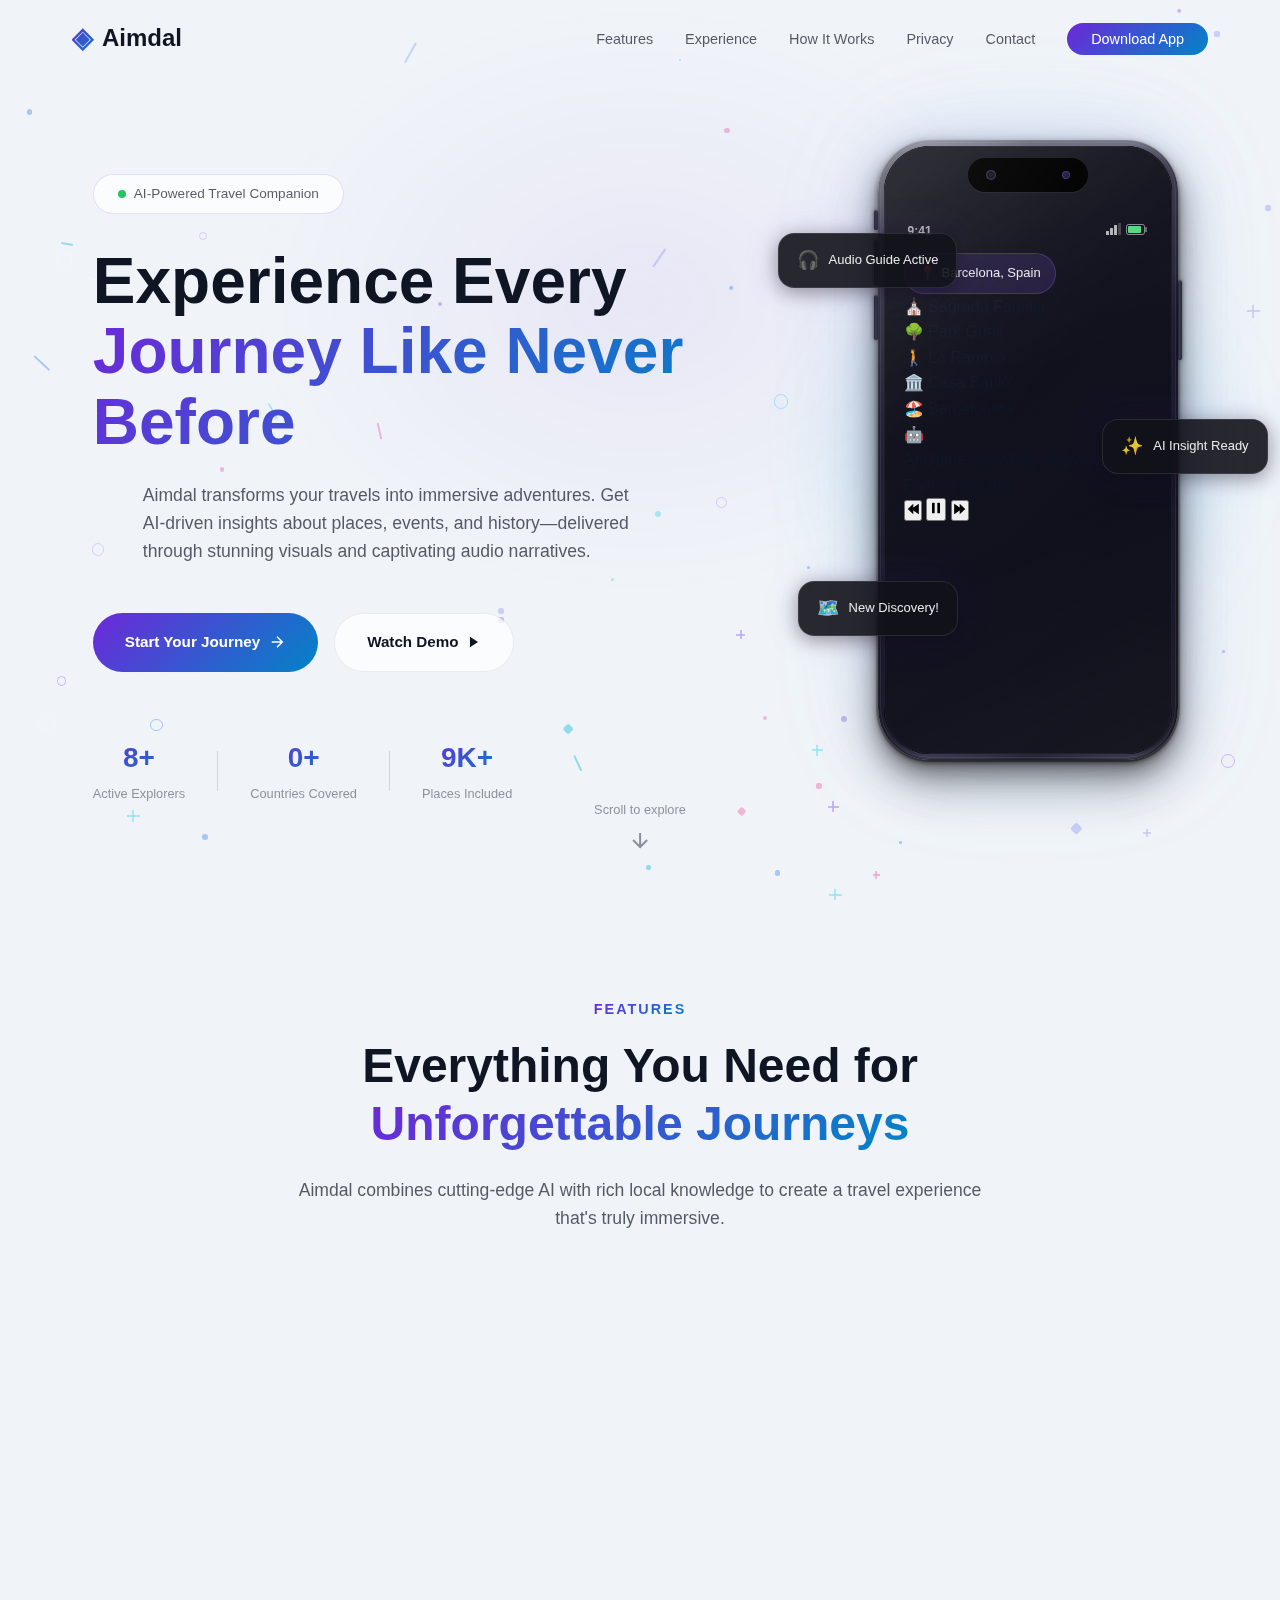
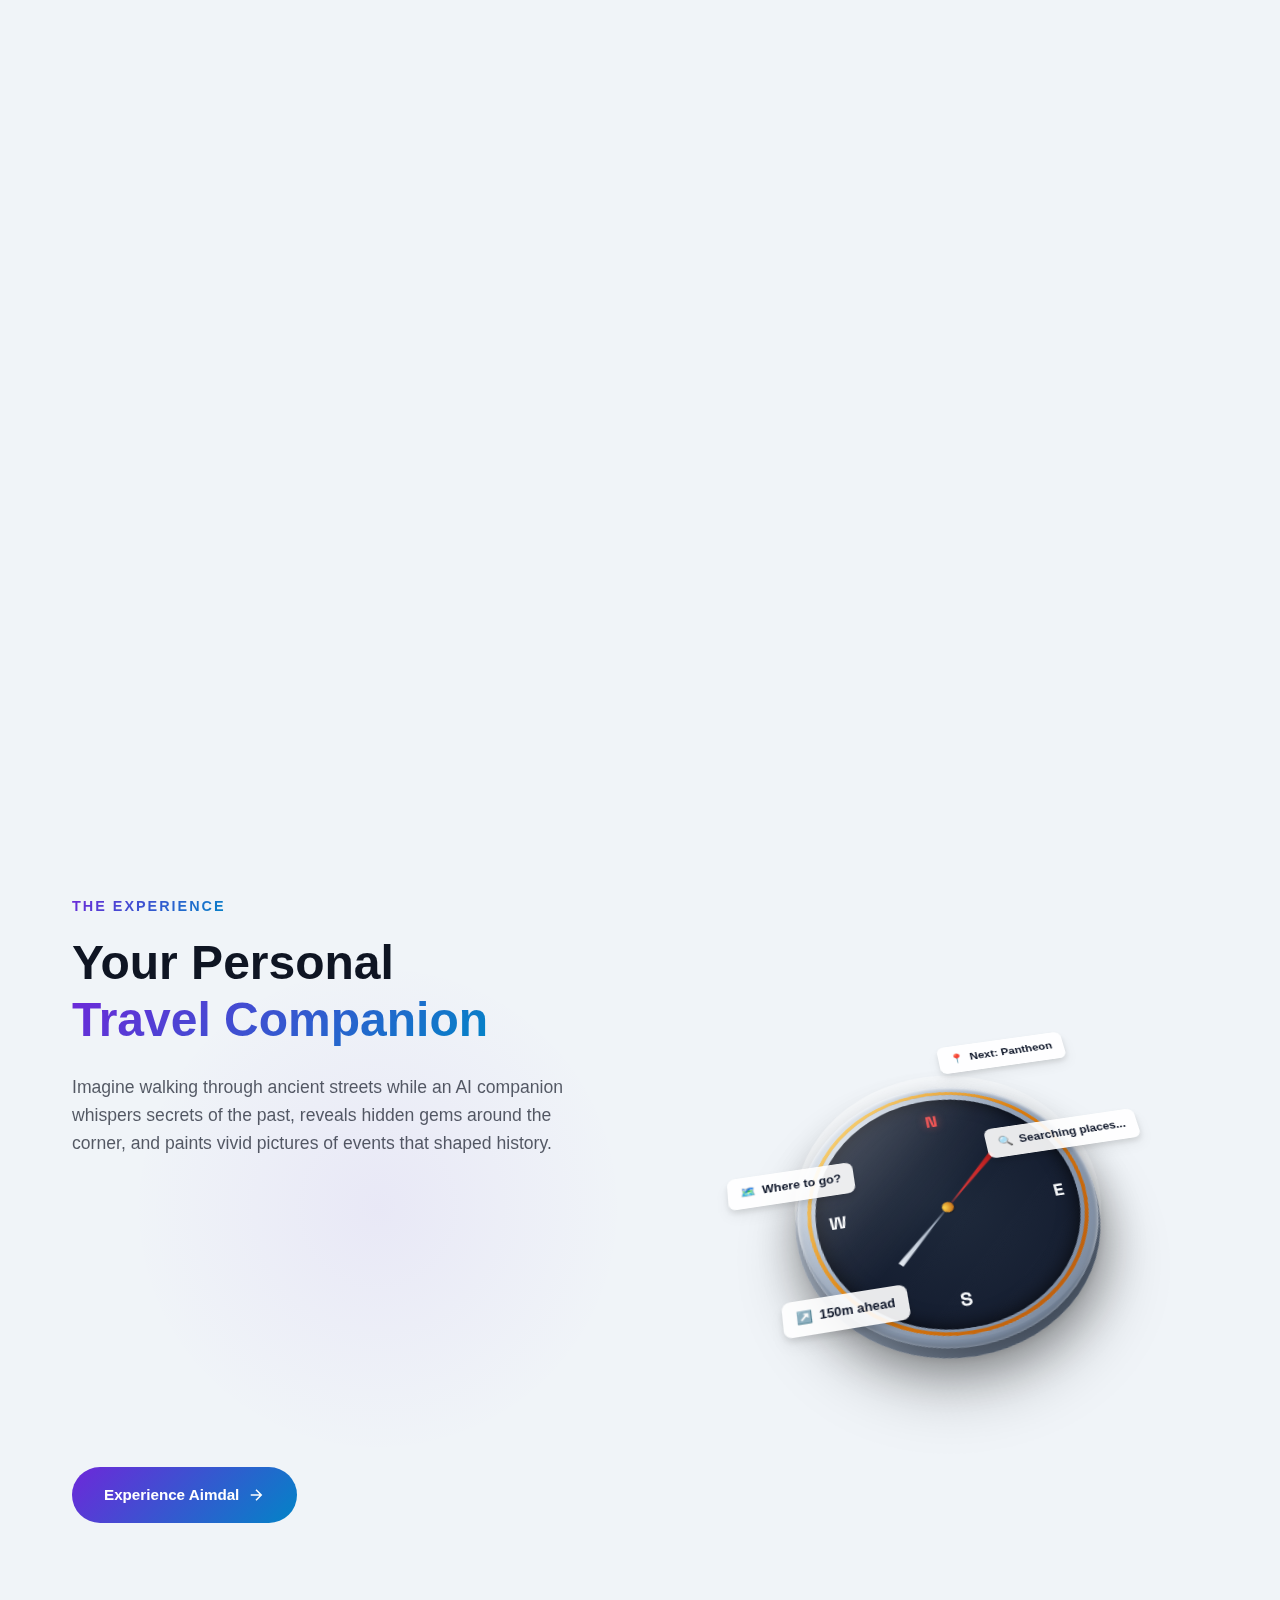
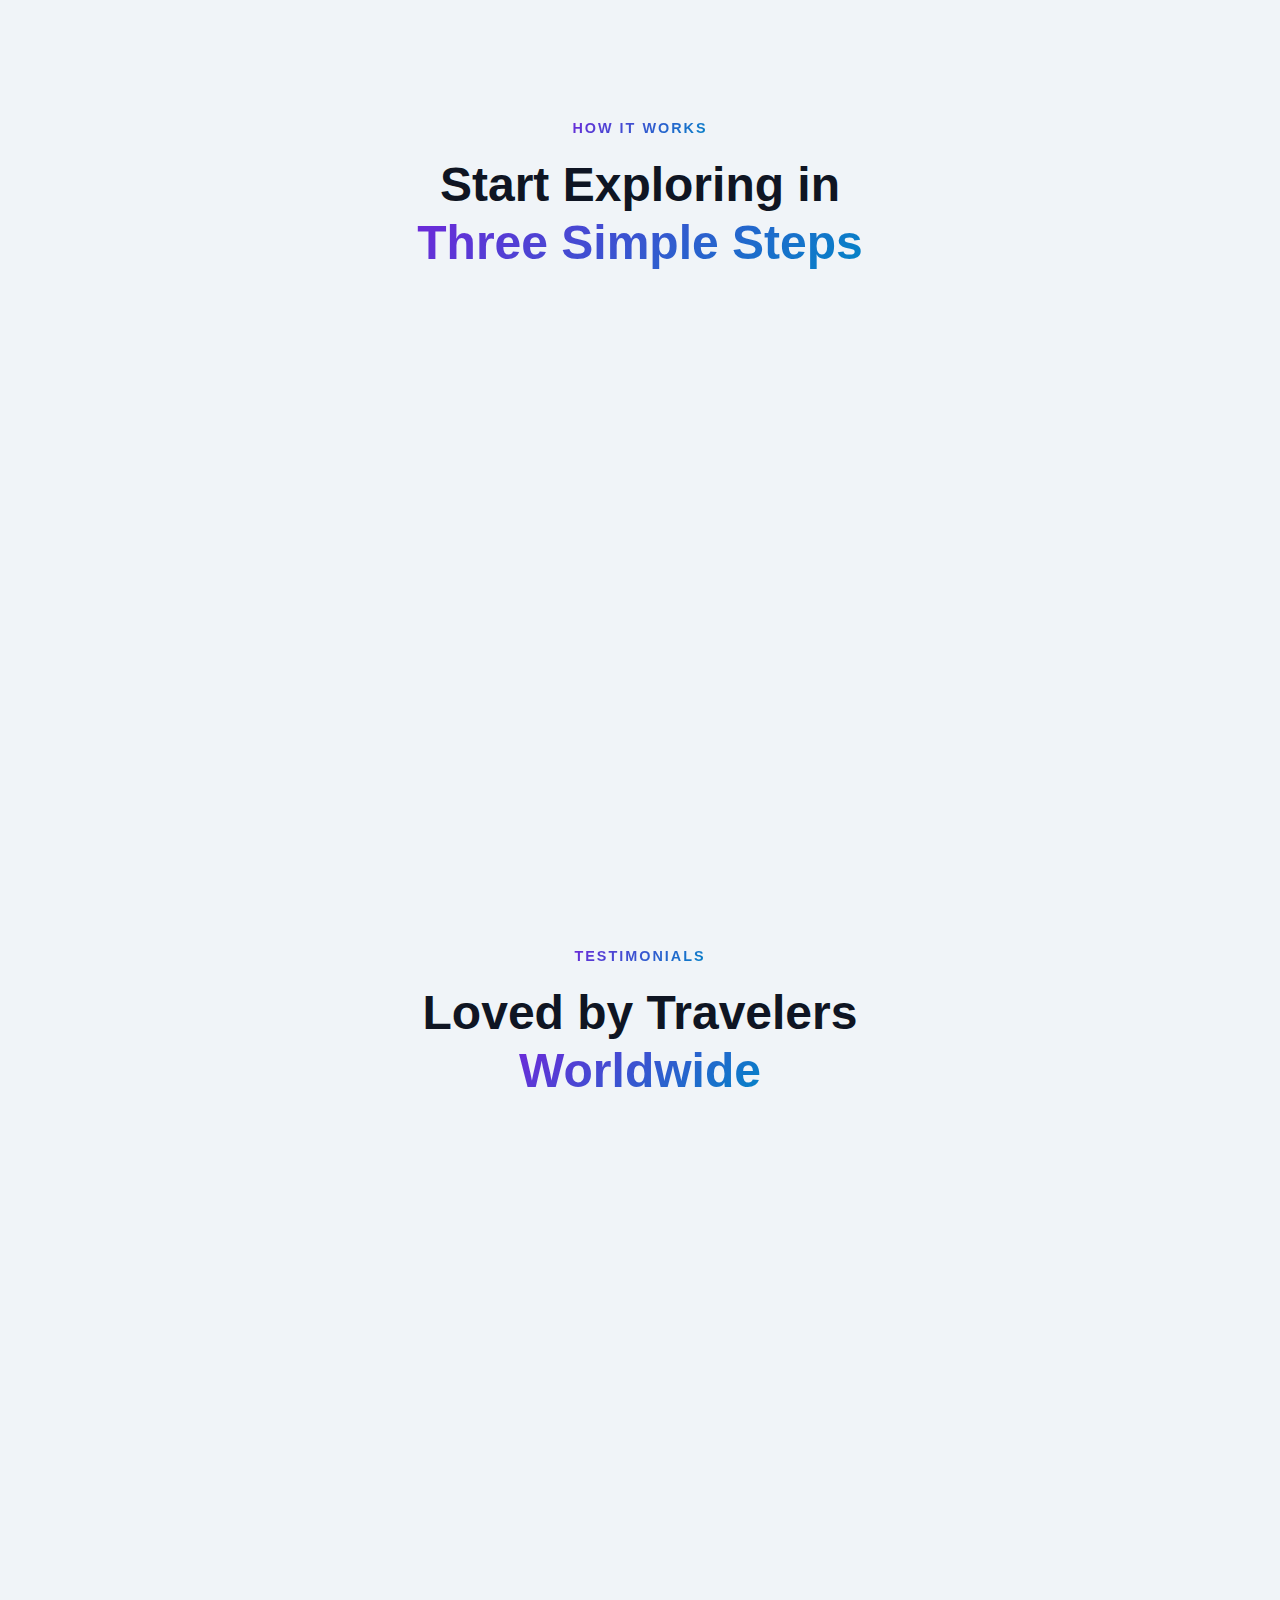
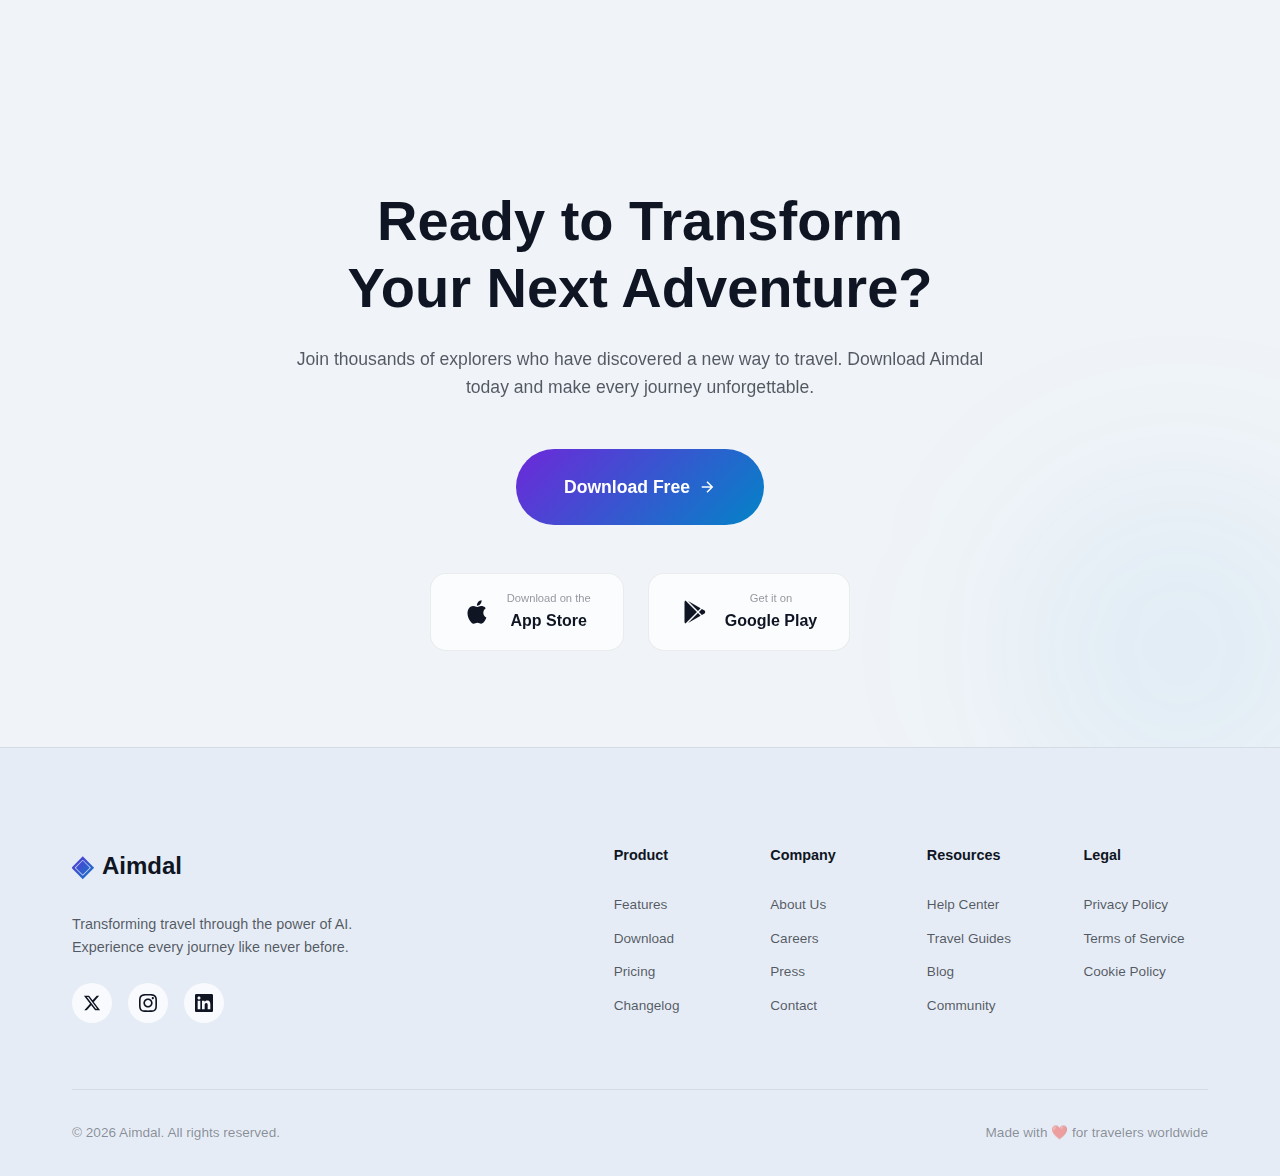
<file: index.html>
<!DOCTYPE html>
<html lang="en">

<head>
    <meta charset="UTF-8">
    <meta name="viewport" content="width=device-width, initial-scale=1.0">
    <meta name="description"
        content="Aimdal - Your AI-powered travel companion. Experience fully immersive trips with intelligent guides, rich history, local events, and audio narratives.">
    <meta name="keywords" content="travel app, AI travel, immersive travel, audio guide, trip companion, travel AI">
    <meta name="author" content="Aimdal">

    <!-- Open Graph / Social Media -->
    <meta property="og:title" content="Aimdal - Immersive AI Travel Experience">
    <meta property="og:description"
        content="Transform every journey into an unforgettable adventure with AI-powered insights, audio guides, and real-time discoveries.">
    <meta property="og:type" content="website">

    <title>Aimdal - Immersive AI Travel Experience</title>

    <!-- Google Fonts -->
    <link rel="preconnect" href="https://fonts.googleapis.com">
    <link rel="preconnect" href="https://fonts.gstatic.com" crossorigin>
    <link
        href="https://fonts.googleapis.com/css2?family=Inter:wght@300;400;500;600;700;800&family=Space+Grotesk:wght@400;500;600;700&display=swap"
        rel="stylesheet">

    <!-- Stylesheet -->
    <link rel="stylesheet" href="styles.css">
    <link rel="stylesheet" href="components/pbr-phone.css">
    <link rel="stylesheet" href="components/pbr-compass.css">
</head>

<body>
    <!-- Animated Background -->
    <div id="particles-container" class="particles-bg"></div>

    <!-- Navigation -->
    <nav id="navbar" class="navbar">
        <div class="nav-container">
            <a href="#" class="nav-logo">
                <span class="logo-icon">◈</span>
                <span class="logo-text">Aimdal</span>
            </a>
            <ul class="nav-links">
                <li><a href="#features" class="nav-link">Features</a></li>
                <li><a href="#experience" class="nav-link">Experience</a></li>
                <li><a href="#how-it-works" class="nav-link">How It Works</a></li>
                <li><a href="privacy.html" class="nav-link">Privacy</a></li>
                <li><a href="contact.html" class="nav-link">Contact</a></li>
                <li><a href="download.html" class="nav-link nav-cta">Download App</a></li>
            </ul>
            <button id="mobile-menu-btn" class="mobile-menu-btn" aria-label="Toggle menu">
                <span></span>
                <span></span>
                <span></span>
            </button>
        </div>
    </nav>

    <!-- Hero Section -->
    <header id="hero" class="hero">
        <div class="hero-content">
            <div class="hero-badge">
                <span class="badge-dot"></span>
                AI-Powered Travel Companion
            </div>
            <h1 class="hero-title">
                <span class="title-line">Experience Every</span>
                <span class="title-line gradient-text">Journey Like Never Before</span>
            </h1>
            <p class="hero-description">
                Aimdal transforms your travels into immersive adventures. Get AI-driven insights about places,
                events, and history—delivered through stunning visuals and captivating audio narratives.
            </p>
            <div class="hero-cta">
                <a href="download.html" class="btn btn-primary">
                    <span>Start Your Journey</span>
                    <svg class="btn-arrow" viewBox="0 0 24 24" fill="none" stroke="currentColor" stroke-width="2">
                        <path d="M5 12h14M12 5l7 7-7 7" />
                    </svg>
                </a>
                <a href="#experience" class="btn btn-secondary">
                    <span>Watch Demo</span>
                    <svg class="btn-play" viewBox="0 0 24 24" fill="currentColor">
                        <polygon points="5,3 19,12 5,21" />
                    </svg>
                </a>
            </div>
            <div class="hero-stats">
                <div class="stat">
                    <span class="stat-number" data-count="10">0</span>
                    <span class="stat-label">Active Explorers</span>
                </div>
                <div class="stat-divider"></div>
                <div class="stat">
                    <span class="stat-number" data-count="1">0</span>
                    <span class="stat-label">Countries Covered</span>
                </div>
                <div class="stat-divider"></div>
                <div class="stat">
                    <span class="stat-number" data-count="10000">0</span>
                    <span class="stat-label">Places Included</span>
                </div>
            </div>
        </div>
        <div class="hero-visual">
            <div class="pbr-phone-container">
                <div class="pbr-phone">
                    <!-- Ambient Glow -->
                    <div class="pbr-phone-glow"></div>

                    <!-- Phone Body - Titanium Frame -->
                    <div class="pbr-phone-body">
                        <!-- Side Buttons -->
                        <div class="pbr-phone-button pbr-phone-button--power"></div>
                        <div class="pbr-phone-button pbr-phone-button--volume-up"></div>
                        <div class="pbr-phone-button pbr-phone-button--volume-down"></div>
                        <div class="pbr-phone-button pbr-phone-button--silent"></div>
                    </div>

                    <!-- Screen Container -->
                    <div class="pbr-phone-screen-container">
                        <div class="pbr-phone-screen">
                            <!-- Dynamic Island -->
                            <div class="pbr-phone-notch"></div>

                            <!-- Screen Content -->
                            <div class="pbr-phone-content">
                                <!-- Status Bar -->
                                <div class="pbr-app-status-bar">
                                    <span class="time">9:41</span>
                                    <div class="status-icons">
                                        <span class="signal-icon">
                                            <svg width="16" height="12" viewBox="0 0 16 12" fill="currentColor">
                                                <rect x="0" y="8" width="3" height="4" rx="0.5" opacity="1" />
                                                <rect x="4" y="5" width="3" height="7" rx="0.5" opacity="1" />
                                                <rect x="8" y="2" width="3" height="10" rx="0.5" opacity="1" />
                                                <rect x="12" y="0" width="3" height="12" rx="0.5" opacity="0.3" />
                                            </svg>
                                        </span>
                                        <span class="battery-icon">
                                            <svg width="22" height="11" viewBox="0 0 22 11" fill="none">
                                                <rect x="0.5" y="0.5" width="18" height="10" rx="2"
                                                    stroke="currentColor" stroke-opacity="0.7" />
                                                <rect x="2" y="2" width="13" height="7" rx="1" fill="#4ADE80" />
                                                <rect x="19" y="3" width="2" height="5" rx="0.5" fill="currentColor"
                                                    fill-opacity="0.5" />
                                            </svg>
                                        </span>
                                    </div>
                                </div>

                                <!-- Location Badge -->
                                <div class="pbr-location-badge">
                                    <span class="icon">📍</span>
                                    Barcelona, Spain
                                </div>

                                <!-- Mini Map -->
                                <div class="pbr-mini-map">
                                    <div class="map-surface">
                                        <div class="map-grid"></div>
                                        <div class="map-streets"></div>

                                        <!-- Barcelona Landmarks -->
                                        <div class="map-marker marker-sagrada" data-name="Sagrada Família">
                                            <div class="marker-pin"></div>
                                            <div class="marker-popup">
                                                <span class="popup-icon">⛪</span>
                                                <span>Sagrada Família</span>
                                            </div>
                                        </div>

                                        <div class="map-marker marker-guell" data-name="Park Güell">
                                            <div class="marker-pin"></div>
                                            <div class="marker-popup">
                                                <span class="popup-icon">🌳</span>
                                                <span>Park Güell</span>
                                            </div>
                                        </div>

                                        <div class="map-marker marker-rambla" data-name="La Rambla">
                                            <div class="marker-pin"></div>
                                            <div class="marker-popup">
                                                <span class="popup-icon">🚶</span>
                                                <span>La Rambla</span>
                                            </div>
                                        </div>

                                        <div class="map-marker marker-casa" data-name="Casa Batlló">
                                            <div class="marker-pin"></div>
                                            <div class="marker-popup">
                                                <span class="popup-icon">🏛️</span>
                                                <span>Casa Batlló</span>
                                            </div>
                                        </div>

                                        <div class="map-marker marker-beach" data-name="Barceloneta Beach">
                                            <div class="marker-pin"></div>
                                            <div class="marker-popup">
                                                <span class="popup-icon">🏖️</span>
                                                <span>Barceloneta</span>
                                            </div>
                                        </div>

                                        <!-- Current Location with Heading -->
                                        <div class="map-current-location">
                                            <div class="current-heading"></div>
                                            <div class="current-pulse"></div>
                                            <div class="current-dot"></div>
                                        </div>
                                    </div>
                                    <div class="map-overlay"></div>
                                </div>

                                <!-- Conversation Audio Visualizer -->
                                <div class="pbr-conversation-player">
                                    <div class="conversation-header">
                                        <div class="ai-avatar">
                                            <span>🤖</span>
                                        </div>
                                        <div class="conversation-info">
                                            <span class="conversation-title">AI Guide Speaking</span>
                                            <span class="conversation-subtitle">Sagrada Família insights</span>
                                        </div>
                                    </div>
                                    <div class="conversation-waveform">
                                        <div class="waveform-bars">
                                            <span></span><span></span><span></span><span></span><span></span>
                                            <span></span><span></span><span></span><span></span><span></span>
                                            <span></span><span></span><span></span><span></span><span></span>
                                            <span></span><span></span><span></span><span></span><span></span>
                                            <span></span><span></span><span></span><span></span><span></span>
                                        </div>
                                        <div class="waveform-progress">
                                            <div class="progress-fill"></div>
                                        </div>
                                    </div>
                                    <div class="conversation-controls">
                                        <button class="control-btn control-rewind">
                                            <svg width="14" height="14" viewBox="0 0 24 24" fill="currentColor">
                                                <path d="M12.5 3L3 12l9.5 9v-6.5l9.5 6.5V3L12.5 9.5V3z" />
                                            </svg>
                                        </button>
                                        <button class="control-btn control-play">
                                            <svg width="16" height="16" viewBox="0 0 24 24" fill="currentColor">
                                                <rect x="6" y="4" width="4" height="16" rx="1" />
                                                <rect x="14" y="4" width="4" height="16" rx="1" />
                                            </svg>
                                        </button>
                                        <button class="control-btn control-forward">
                                            <svg width="14" height="14" viewBox="0 0 24 24" fill="currentColor">
                                                <path d="M11.5 3v6.5L2 3v18l9.5-6.5V21l9.5-9-9.5-9z" />
                                            </svg>
                                        </button>
                                    </div>
                                </div>
                            </div>
                        </div>
                    </div>

                    <!-- Glass Reflection -->
                    <div class="pbr-phone-reflection"></div>
                </div>

                <!-- Floating Cards (Bubbles) -->
                <div class="pbr-floating-cards">
                    <div class="pbr-float-card pbr-float-card--1">
                        <span class="icon">🎧</span>
                        <span>Audio Guide Active</span>
                    </div>
                    <div class="pbr-float-card pbr-float-card--2">
                        <span class="icon">✨</span>
                        <span>AI Insight Ready</span>
                    </div>
                    <div class="pbr-float-card pbr-float-card--3">
                        <span class="icon">🗺️</span>
                        <span>New Discovery!</span>
                    </div>
                </div>
            </div>
        </div>
        <div class="scroll-indicator">
            <span>Scroll to explore</span>
            <div class="scroll-arrow">
                <svg viewBox="0 0 24 24" fill="none" stroke="currentColor" stroke-width="2">
                    <path d="M12 5v14M5 12l7 7 7-7" />
                </svg>
            </div>
        </div>
    </header>

    <!-- Features Section -->
    <section id="features" class="features-section">
        <div class="section-container">
            <div class="section-header">
                <span class="section-tag">Features</span>
                <h2 class="section-title">Everything You Need for<br><span class="gradient-text">Unforgettable
                        Journeys</span></h2>
                <p class="section-description">
                    Aimdal combines cutting-edge AI with rich local knowledge to create a travel experience that's truly
                    immersive.
                </p>
            </div>
            <div class="features-grid">
                <div class="feature-card">
                    <div class="feature-icon-wrapper">
                        <div class="feature-icon">🤖</div>
                    </div>
                    <h3>AI-Powered Intelligence</h3>
                    <p>Our advanced AI understands context, preferences, and timing to deliver personalized information
                        exactly when you need it.</p>
                </div>
                <div class="feature-card">
                    <div class="feature-icon-wrapper">
                        <div class="feature-icon">🎧</div>
                    </div>
                    <h3>Immersive Audio</h3>
                    <p>Experience stories and history through beautifully crafted audio narratives that bring every
                        location to life.</p>
                </div>
                <div class="feature-card">
                    <div class="feature-icon-wrapper">
                        <div class="feature-icon">📍</div>
                    </div>
                    <h3>Location Aware</h3>
                    <p>Automatic detection of nearby points of interest with real-time updates as you explore.</p>
                </div>
                <div class="feature-card">
                    <div class="feature-icon-wrapper">
                        <div class="feature-icon">📚</div>
                    </div>
                    <h3>Rich History</h3>
                    <p>Deep dive into the historical significance of every landmark, street, and neighborhood.</p>
                </div>
                <div class="feature-card">
                    <div class="feature-icon-wrapper">
                        <div class="feature-icon">🎉</div>
                    </div>
                    <h3>Local Events</h3>
                    <p>Never miss festivals, exhibitions, or local happenings during your visit.</p>
                </div>
                <div class="feature-card">
                    <div class="feature-icon-wrapper">
                        <div class="feature-icon">💬</div>
                    </div>
                    <h3>Smart Translations</h3>
                    <p>Real-time translation of signs, menus, and conversations in over 100 languages.</p>
                </div>
                <div class="feature-card feature-wide">
                    <div class="feature-icon-wrapper">
                        <div class="feature-icon">🌍</div>
                    </div>
                    <h3>Offline Mode</h3>
                    <p>Download city guides and explore without internet. Perfect for international travelers.</p>
                    <div class="download-progress">
                        <div class="progress-bar">
                            <div class="progress-fill"></div>
                        </div>
                        <span>Barcelona Guide • 52MB</span>
                    </div>
                </div>
            </div>
        </div>
    </section>

    <!-- Experience Section -->
    <section id="experience" class="experience-section">
        <div class="section-container">
            <div class="experience-content">
                <span class="section-tag">The Experience</span>
                <h2 class="section-title">Your Personal<br><span class="gradient-text">Travel Companion</span></h2>
                <p class="section-description">
                    Imagine walking through ancient streets while an AI companion whispers secrets
                    of the past, reveals hidden gems around the corner, and paints vivid pictures
                    of events that shaped history.
                </p>
                <ul class="experience-list">
                    <li class="experience-item">
                        <div class="check-icon">✓</div>
                        <div>
                            <div class="item-header">
                                <strong>Contextual Awareness</strong>
                            </div>
                            <span>Information adapts to time of day, weather, and your pace</span>
                        </div>
                    </li>
                    <li class="experience-item">
                        <div class="check-icon">✓</div>
                        <div>
                            <div class="item-header">
                                <strong>Multi-Language Support</strong>
                            </div>
                            <span>Experience content in multiple languages with natural voice</span>
                        </div>
                    </li>
                    <li class="experience-item">
                        <div class="check-icon">✓</div>
                        <div>
                            <div class="item-header">
                                <strong>Personalized Journeys</strong>
                            </div>
                            <span>AI learns your interests and curates unique experiences</span>
                        </div>
                    </li>
                </ul>
                <a href="download.html" class="btn btn-primary">
                    Experience Aimdal
                    <svg class="btn-arrow" viewBox="0 0 24 24" fill="none" stroke="currentColor" stroke-width="2">
                        <path d="M5 12h14M12 5l7 7-7 7" />
                    </svg>
                </a>
            </div>
            <div class="experience-visual">
                <div class="pbr-compass-container">
                    <div class="pbr-compass">
                        <!-- Compass Main Body -->
                        <div class="pbr-compass-body">
                            <div class="pbr-compass-rim"></div>
                            <div class="pbr-compass-face">
                                <div class="pbr-cardinal">
                                    <span class="n">N</span>
                                    <span class="e">E</span>
                                    <span class="s">S</span>
                                    <span class="w">W</span>
                                </div>
                                <div class="pbr-compass-needle">
                                    <div class="pbr-needle-part pbr-needle-north"></div>
                                    <div class="pbr-needle-part pbr-needle-south"></div>
                                    <div class="pbr-center-cap"></div>
                                </div>
                            </div>
                            <div class="pbr-compass-glass"></div>
                        </div>

                        <!-- Floating Badges -->
                        <div class="pbr-compass-float pbr-float-1">
                            <span class="pbr-float-icon">📍</span>
                            <span>Next: Pantheon</span>
                        </div>
                        <div class="pbr-compass-float pbr-float-2">
                            <span class="pbr-float-icon">↗️</span>
                            <span>150m ahead</span>
                        </div>
                        <div class="pbr-compass-float pbr-float-3">
                            <span class="pbr-float-icon">🗺️</span>
                            <span>Where to go?</span>
                        </div>
                        <div class="pbr-compass-float pbr-float-4">
                            <span class="pbr-float-icon">🔍</span>
                            <span>Searching places...</span>
                        </div>
                    </div>
                </div>
            </div>
        </div>
    </section>

    <!-- How It Works Section -->
    <section id="how-it-works" class="how-section">
        <div class="section-container">
            <div class="section-header">
                <span class="section-tag">How It Works</span>
                <h2 class="section-title">Start Exploring in<br><span class="gradient-text">Three Simple Steps</span>
                </h2>
            </div>
            <div class="steps-container">
                <div class="step">
                    <div class="step-number">01</div>
                    <div class="step-content">
                        <h3>Download & Setup</h3>
                        <p>Get Aimdal from your app store and create your traveler profile in seconds.</p>
                    </div>
                    <div class="step-visual">
                        <div class="step-icon">📱</div>
                    </div>
                </div>
                <div class="step-connector">
                    <svg viewBox="0 0 100 50" preserveAspectRatio="none">
                        <path d="M0,25 Q50,0 100,25" fill="none" stroke="url(#connector-gradient)" stroke-width="2" />
                    </svg>
                </div>
                <div class="step">
                    <div class="step-number">02</div>
                    <div class="step-content">
                        <h3>Begin Your Journey</h3>
                        <p>Open the app at your destination and let AI detect interesting places around you.</p>
                    </div>
                    <div class="step-visual">
                        <div class="step-icon">🗺️</div>
                    </div>
                </div>
                <div class="step-connector">
                    <svg viewBox="0 0 100 50" preserveAspectRatio="none">
                        <path d="M0,25 Q50,50 100,25" fill="none" stroke="url(#connector-gradient)" stroke-width="2" />
                    </svg>
                </div>
                <div class="step">
                    <div class="step-number">03</div>
                    <div class="step-content">
                        <h3>Immerse & Discover</h3>
                        <p>Listen to stories, uncover history, and create unforgettable memories.</p>
                    </div>
                    <div class="step-visual">
                        <div class="step-icon">✨</div>
                    </div>
                </div>
            </div>
        </div>
        <!-- SVG Defs for gradients -->
        <svg style="position: absolute; width: 0; height: 0;">
            <defs>
                <linearGradient id="connector-gradient" x1="0%" y1="0%" x2="100%" y2="0%">
                    <stop offset="0%" style="stop-color:#6d28d9" />
                    <stop offset="100%" style="stop-color:#0284c7" />
                </linearGradient>
            </defs>
        </svg>
    </section>

    <!-- Testimonials Section -->
    <section id="testimonials" class="testimonials-section">
        <div class="section-container">
            <div class="section-header">
                <span class="section-tag">Testimonials</span>
                <h2 class="section-title">Loved by Travelers<br><span class="gradient-text">Worldwide</span></h2>
            </div>
            <div class="testimonials-grid">
                <div class="testimonial-card">
                    <div class="testimonial-content">
                        <div class="quote-icon">"</div>
                        <p>Aimdal completely transformed my trip to Rome. It was like having a personal historian
                            walking beside me, revealing secrets I would never have discovered on my own.</p>
                    </div>
                    <div class="testimonial-author">
                        <div class="author-avatar">SK</div>
                        <div class="author-info">
                            <strong>Sarah K.</strong>
                            <span>Explored 12 countries</span>
                        </div>
                    </div>
                    <div class="testimonial-rating">★★★★★</div>
                </div>
                <div class="testimonial-card featured">
                    <div class="testimonial-content">
                        <div class="quote-icon">"</div>
                        <p>The audio narratives are incredible. Standing at the Colosseum and hearing the history come
                            alive through AI-generated stories gave me chills. This is the future of travel.</p>
                    </div>
                    <div class="testimonial-author">
                        <div class="author-avatar">MT</div>
                        <div class="author-info">
                            <strong>Marcus T.</strong>
                            <span>Digital Nomad</span>
                        </div>
                    </div>
                    <div class="testimonial-rating">★★★★★</div>
                </div>
                <div class="testimonial-card">
                    <div class="testimonial-content">
                        <div class="quote-icon">"</div>
                        <p>I used to just see places. Now I understand them. Aimdal adds layers of meaning to every
                            destination that makes travel infinitely more rewarding.</p>
                    </div>
                    <div class="testimonial-author">
                        <div class="author-avatar">EL</div>
                        <div class="author-info">
                            <strong>Emma L.</strong>
                            <span>Travel Blogger</span>
                        </div>
                    </div>
                    <div class="testimonial-rating">★★★★★</div>
                </div>
            </div>
        </div>
    </section>

    <!-- CTA Section -->
    <section id="cta" class="cta-section">
        <div class="cta-bg">
            <div class="cta-orb cta-orb-2"></div>
        </div>
        <div class="section-container">
            <div class="cta-content">
                <h2 class="cta-title">Ready to Transform<br>Your Next Adventure?</h2>
                <p class="cta-description">
                    Join thousands of explorers who have discovered a new way to travel.
                    Download Aimdal today and make every journey unforgettable.
                </p>
                <div class="cta-buttons">
                    <a href="download.html" class="btn btn-primary btn-large">
                        <span>Download Free</span>
                        <svg class="btn-arrow" viewBox="0 0 24 24" fill="none" stroke="currentColor" stroke-width="2">
                            <path d="M5 12h14M12 5l7 7-7 7" />
                        </svg>
                    </a>
                </div>
                <div class="store-badges">
                    <a href="download.html" class="store-badge">
                        <svg viewBox="0 0 24 24" fill="currentColor" class="store-icon">
                            <path
                                d="M18.71 19.5c-.83 1.24-1.71 2.45-3.05 2.47-1.34.03-1.77-.79-3.29-.79-1.53 0-2 .77-3.27.82-1.31.05-2.3-1.32-3.14-2.53C4.25 17 2.94 12.45 4.7 9.39c.87-1.52 2.43-2.48 4.12-2.51 1.28-.02 2.5.87 3.29.87.78 0 2.26-1.07 3.81-.91.65.03 2.47.26 3.64 1.98-.09.06-2.17 1.28-2.15 3.81.03 3.02 2.65 4.03 2.68 4.04-.03.07-.42 1.44-1.38 2.83M13 3.5c.73-.83 1.94-1.46 2.94-1.5.13 1.17-.34 2.35-1.04 3.19-.69.85-1.83 1.51-2.95 1.42-.15-1.15.41-2.35 1.05-3.11z" />
                        </svg>
                        <div>
                            <span class="store-label">Download on the</span>
                            <span class="store-name">App Store</span>
                        </div>
                    </a>
                    <a href="download.html" class="store-badge">
                        <svg viewBox="0 0 24 24" fill="currentColor" class="store-icon">
                            <path
                                d="M3,20.5V3.5C3,2.91 3.34,2.39 3.84,2.15L13.69,12L3.84,21.85C3.34,21.6 3,21.09 3,20.5M16.81,15.12L6.05,21.34L14.54,12.85L16.81,15.12M20.16,10.81C20.5,11.08 20.75,11.5 20.75,12C20.75,12.5 20.53,12.9 20.18,13.18L17.89,14.5L15.39,12L17.89,9.5L20.16,10.81M6.05,2.66L16.81,8.88L14.54,11.15L6.05,2.66Z" />
                        </svg>
                        <div>
                            <span class="store-label">Get it on</span>
                            <span class="store-name">Google Play</span>
                        </div>
                    </a>
                </div>
            </div>
        </div>
    </section>

    <!-- Footer -->
    <footer class="footer">
        <div class="footer-container">
            <div class="footer-main">
                <div class="footer-brand">
                    <a href="#" class="nav-logo">
                        <span class="logo-icon">◈</span>
                        <span class="logo-text">Aimdal</span>
                    </a>
                    <p>Transforming travel through the power of AI. Experience every journey like never before.</p>
                    <div class="social-links">
                        <a href="#" aria-label="Twitter" class="social-link">
                            <svg viewBox="0 0 24 24" fill="currentColor">
                                <path
                                    d="M18.244 2.25h3.308l-7.227 8.26 8.502 11.24H16.17l-5.214-6.817L4.99 21.75H1.68l7.73-8.835L1.254 2.25H8.08l4.713 6.231zm-1.161 17.52h1.833L7.084 4.126H5.117z" />
                            </svg>
                        </a>
                        <a href="#" aria-label="Instagram" class="social-link">
                            <svg viewBox="0 0 24 24" fill="currentColor">
                                <path
                                    d="M12 2.163c3.204 0 3.584.012 4.85.07 3.252.148 4.771 1.691 4.919 4.919.058 1.265.069 1.645.069 4.849 0 3.205-.012 3.584-.069 4.849-.149 3.225-1.664 4.771-4.919 4.919-1.266.058-1.644.07-4.85.07-3.204 0-3.584-.012-4.849-.07-3.26-.149-4.771-1.699-4.919-4.92-.058-1.265-.07-1.644-.07-4.849 0-3.204.013-3.583.07-4.849.149-3.227 1.664-4.771 4.919-4.919 1.266-.057 1.645-.069 4.849-.069zm0-2.163c-3.259 0-3.667.014-4.947.072-4.358.2-6.78 2.618-6.98 6.98-.059 1.281-.073 1.689-.073 4.948 0 3.259.014 3.668.072 4.948.2 4.358 2.618 6.78 6.98 6.98 1.281.058 1.689.072 4.948.072 3.259 0 3.668-.014 4.948-.072 4.354-.2 6.782-2.618 6.979-6.98.059-1.28.073-1.689.073-4.948 0-3.259-.014-3.667-.072-4.947-.196-4.354-2.617-6.78-6.979-6.98-1.281-.059-1.69-.073-4.949-.073zm0 5.838c-3.403 0-6.162 2.759-6.162 6.162s2.759 6.163 6.162 6.163 6.162-2.759 6.162-6.163c0-3.403-2.759-6.162-6.162-6.162zm0 10.162c-2.209 0-4-1.79-4-4 0-2.209 1.791-4 4-4s4 1.791 4 4c0 2.21-1.791 4-4 4zm6.406-11.845c-.796 0-1.441.645-1.441 1.44s.645 1.44 1.441 1.44c.795 0 1.439-.645 1.439-1.44s-.644-1.44-1.439-1.44z" />
                            </svg>
                        </a>
                        <a href="#" aria-label="LinkedIn" class="social-link">
                            <svg viewBox="0 0 24 24" fill="currentColor">
                                <path
                                    d="M20.447 20.452h-3.554v-5.569c0-1.328-.027-3.037-1.852-3.037-1.853 0-2.136 1.445-2.136 2.939v5.667H9.351V9h3.414v1.561h.046c.477-.9 1.637-1.85 3.37-1.85 3.601 0 4.267 2.37 4.267 5.455v6.286zM5.337 7.433c-1.144 0-2.063-.926-2.063-2.065 0-1.138.92-2.063 2.063-2.063 1.14 0 2.064.925 2.064 2.063 0 1.139-.925 2.065-2.064 2.065zm1.782 13.019H3.555V9h3.564v11.452zM22.225 0H1.771C.792 0 0 .774 0 1.729v20.542C0 23.227.792 24 1.771 24h20.451C23.2 24 24 23.227 24 22.271V1.729C24 .774 23.2 0 22.222 0h.003z" />
                            </svg>
                        </a>
                    </div>
                </div>
                <div class="footer-links">
                    <div class="footer-column">
                        <h4>Product</h4>
                        <ul>
                            <li><a href="#features">Features</a></li>
                            <li><a href="download.html">Download</a></li>
                            <li><a href="#">Pricing</a></li>
                            <li><a href="#">Changelog</a></li>
                        </ul>
                    </div>
                    <div class="footer-column">
                        <h4>Company</h4>
                        <ul>
                            <li><a href="#">About Us</a></li>
                            <li><a href="#">Careers</a></li>
                            <li><a href="#">Press</a></li>
                            <li><a href="contact.html">Contact</a></li>
                        </ul>
                    </div>
                    <div class="footer-column">
                        <h4>Resources</h4>
                        <ul>
                            <li><a href="#">Help Center</a></li>
                            <li><a href="#">Travel Guides</a></li>
                            <li><a href="#">Blog</a></li>
                            <li><a href="#">Community</a></li>
                        </ul>
                    </div>
                    <div class="footer-column">
                        <h4>Legal</h4>
                        <ul>
                            <li><a href="privacy.html">Privacy Policy</a></li>
                            <li><a href="#">Terms of Service</a></li>
                            <li><a href="#">Cookie Policy</a></li>
                        </ul>
                    </div>
                </div>
            </div>
            <div class="footer-bottom">
                <p>&copy; 2026 Aimdal. All rights reserved.</p>
                <p>Made with ❤️ for travelers worldwide</p>
            </div>
        </div>
    </footer>

    <!-- Scripts -->
    <script src="script.js"></script>
</body>

</html>
</file>
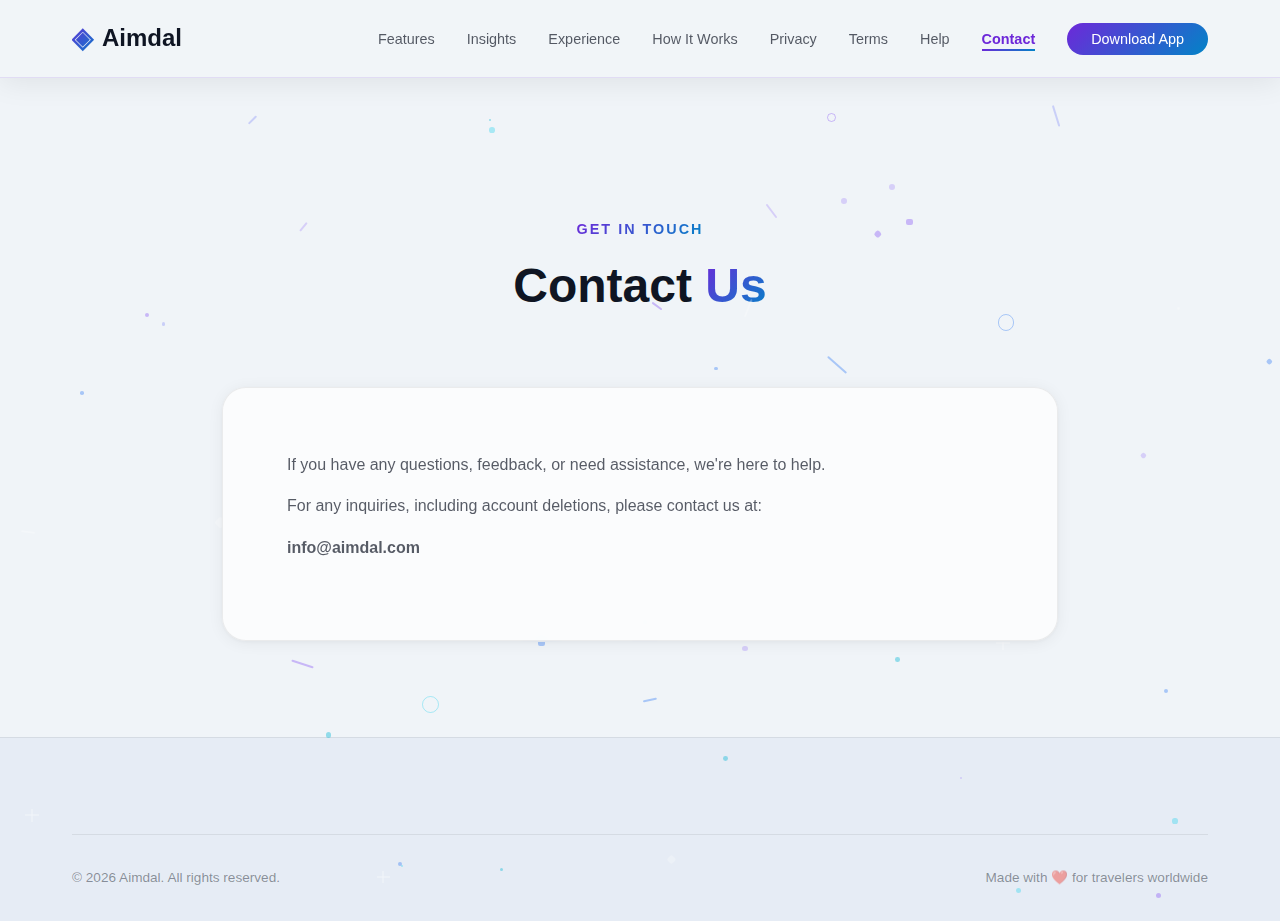
<file: contact.html>
<!DOCTYPE html>
<html lang="en">

<head>
    <meta charset="UTF-8">
    <meta name="viewport" content="width=device-width, initial-scale=1.0">
    <meta name="description"
        content="Contact Aimdal - Your AI-powered travel companion. Reach out to us for any inquiries.">
    <title>Contact Us - Aimdal</title>

    <!-- Google Fonts -->
    <link rel="preconnect" href="https://fonts.googleapis.com">
    <link rel="preconnect" href="https://fonts.gstatic.com" crossorigin>
    <link
        href="https://fonts.googleapis.com/css2?family=Inter:wght@300;400;500;600;700;800&family=Space+Grotesk:wght@400;500;600;700&display=swap"
        rel="stylesheet">

    <!-- Stylesheet -->
    <link rel="stylesheet" href="css/styles.css">
</head>

<body class="policy-page">
    <!-- Animated Background -->
    <div id="particles-container" class="particles-bg"></div>

    <!-- Navigation -->
    <nav id="navbar" class="navbar scrolled">
        <div class="nav-container">
            <a href="index.html" class="nav-logo">
                <span class="logo-icon">◈</span>
                <span class="logo-text">Aimdal</span>
            </a>
            <ul class="nav-links">
                <li><a href="index.html#features" class="nav-link">Features</a></li>
                <li><a href="insights.html" class="nav-link">Insights</a></li>
                <li><a href="index.html#experience" class="nav-link">Experience</a></li>
                <li><a href="index.html#how-it-works" class="nav-link">How It Works</a></li>
                <li><a href="privacy.html" class="nav-link">Privacy</a></li>
                <li><a href="terms.html" class="nav-link">Terms</a></li>
                <li><a href="help.html" class="nav-link">Help</a></li>
                <li><a href="contact.html" class="nav-link active">Contact</a></li>
                <li><a href="download.html" class="nav-link nav-cta">Download App</a></li>
            </ul>
            <button id="mobile-menu-btn" class="mobile-menu-btn" aria-label="Toggle menu">
                <span></span><span></span><span></span>
            </button>
        </div>
    </nav>

    <header class="policy-hero">
        <div class="section-container">
            <span class="section-tag">Get in Touch</span>
            <h1 class="section-title">Contact <span class="gradient-text">Us</span></h1>
        </div>
    </header>

    <main class="policy-container">
        <article class="policy-content">
            <section class="policy-intro">
                <p>If you have any questions, feedback, or need assistance, we're here to help.</p>

                <p>For any inquiries, including account deletions, please contact us at:</p>
                <p><strong><a href="mailto:info@aimdal.com">info@aimdal.com</a></strong></p>
            </section>
        </article>
    </main>

    <!-- Footer -->
    <footer class="footer">
        <div class="footer-container">
            <div class="footer-bottom">
                <p>&copy; 2026 Aimdal. All rights reserved.</p>
                <p>Made with ❤️ for travelers worldwide</p>
            </div>
        </div>
    </footer>

    <!-- Scripts -->
    <script src="js/script.js"></script>
</body>

</html>
</file>
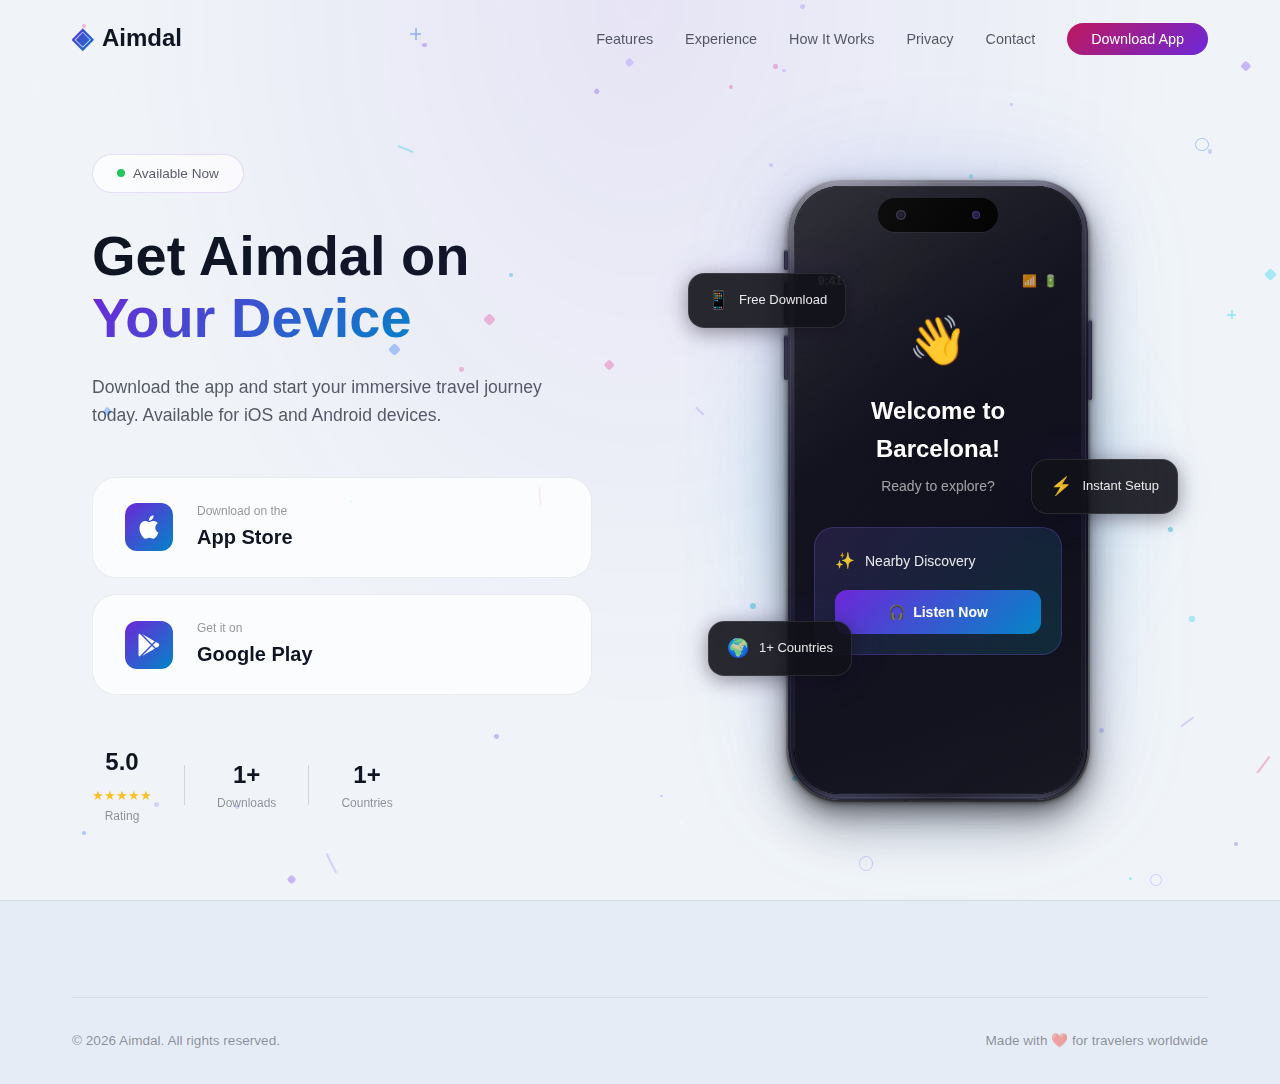
<file: download.html>
<!DOCTYPE html>
<html lang="en">

<head>
    <meta charset="UTF-8">
    <meta name="viewport" content="width=device-width, initial-scale=1.0">
    <meta name="description"
        content="Download Aimdal - Your AI-powered travel companion. Available on iOS and Android.">
    <title>Download Aimdal - Get the App</title>
    <link rel="preconnect" href="https://fonts.googleapis.com">
    <link rel="preconnect" href="https://fonts.gstatic.com" crossorigin>
    <link
        href="https://fonts.googleapis.com/css2?family=Inter:wght@300;400;500;600;700;800&family=Space+Grotesk:wght@400;500;600;700&display=swap"
        rel="stylesheet">
    <link rel="stylesheet" href="styles.css">
    <link rel="stylesheet" href="components/pbr-phone.css">
</head>

<body class="download-page">
    <div id="particles-container" class="particles-bg"></div>

    <nav id="navbar" class="navbar">
        <div class="nav-container">
            <a href="index.html" class="nav-logo">
                <span class="logo-icon">◈</span>
                <span class="logo-text">Aimdal</span>
            </a>
            <ul class="nav-links">
                <li><a href="index.html#features" class="nav-link">Features</a></li>
                <li><a href="index.html#experience" class="nav-link">Experience</a></li>
                <li><a href="index.html#how-it-works" class="nav-link">How It Works</a></li>
                <li><a href="privacy.html" class="nav-link">Privacy</a></li>
                <li><a href="contact.html" class="nav-link">Contact</a></li>
                <li><a href="download.html" class="nav-link nav-cta active">Download App</a></li>
            </ul>
            <button id="mobile-menu-btn" class="mobile-menu-btn" aria-label="Toggle menu">
                <span></span><span></span><span></span>
            </button>
        </div>
    </nav>

    <section class="download-hero">
        <div class="download-container">
            <div class="download-content">
                <div class="hero-badge"><span class="badge-dot"></span>Available Now</div>
                <h1 class="download-title">Get Aimdal on<br><span class="gradient-text">Your Device</span></h1>
                <p class="download-description">Download the app and start your immersive travel journey today.
                    Available for iOS and Android devices.</p>

                <div class="download-buttons">
                    <a href="#" class="download-btn app-store" id="app-store-btn">
                        <div class="btn-icon">
                            <svg viewBox="0 0 24 24" fill="currentColor">
                                <path
                                    d="M18.71 19.5c-.83 1.24-1.71 2.45-3.05 2.47-1.34.03-1.77-.79-3.29-.79-1.53 0-2 .77-3.27.82-1.31.05-2.3-1.32-3.14-2.53C4.25 17 2.94 12.45 4.7 9.39c.87-1.52 2.43-2.48 4.12-2.51 1.28-.02 2.5.87 3.29.87.78 0 2.26-1.07 3.81-.91.65.03 2.47.26 3.64 1.98-.09.06-2.17 1.28-2.15 3.81.03 3.02 2.65 4.03 2.68 4.04-.03.07-.42 1.44-1.38 2.83M13 3.5c.73-.83 1.94-1.46 2.94-1.5.13 1.17-.34 2.35-1.04 3.19-.69.85-1.83 1.51-2.95 1.42-.15-1.15.41-2.35 1.05-3.11z" />
                            </svg>
                        </div>
                        <div class="btn-text">
                            <span class="btn-label">Download on the</span>
                            <span class="btn-store">App Store</span>
                        </div>
                    </a>

                    <a href="#" class="download-btn google-play" id="google-play-btn">
                        <div class="btn-icon">
                            <svg viewBox="0 0 24 24" fill="currentColor">
                                <path
                                    d="M3,20.5V3.5C3,2.91 3.34,2.39 3.84,2.15L13.69,12L3.84,21.85C3.34,21.6 3,21.09 3,20.5M16.81,15.12L6.05,21.34L14.54,12.85L16.81,15.12M20.16,10.81C20.5,11.08 20.75,11.5 20.75,12C20.75,12.5 20.53,12.9 20.18,13.18L17.89,14.5L15.39,12L17.89,9.5L20.16,10.81M6.05,2.66L16.81,8.88L14.54,11.15L6.05,2.66Z" />
                            </svg>
                        </div>
                        <div class="btn-text">
                            <span class="btn-label">Get it on</span>
                            <span class="btn-store">Google Play</span>
                        </div>
                    </a>
                </div>

                <div class="download-stats">
                    <div class="stat-item"><span class="stat-value">5.0</span><span class="stat-stars">★★★★★</span><span
                            class="stat-desc">Rating</span></div>
                    <div class="stat-divider"></div>
                    <div class="stat-item"><span class="stat-value">1+</span><span class="stat-desc">Downloads</span>
                    </div>
                    <div class="stat-divider"></div>
                    <div class="stat-item"><span class="stat-value">1+</span><span class="stat-desc">Countries</span>
                    </div>
                </div>
            </div>

            <div class="download-visual">
                <div class="pbr-phone-container">
                    <div class="pbr-phone">
                        <!-- Ambient Glow -->
                        <div class="pbr-phone-glow"></div>

                        <!-- Phone Body - Titanium Frame -->
                        <div class="pbr-phone-body">
                            <!-- Side Buttons -->
                            <div class="pbr-phone-button pbr-phone-button--power"></div>
                            <div class="pbr-phone-button pbr-phone-button--volume-up"></div>
                            <div class="pbr-phone-button pbr-phone-button--volume-down"></div>
                            <div class="pbr-phone-button pbr-phone-button--silent"></div>
                        </div>

                        <!-- Screen Container -->
                        <div class="pbr-phone-screen-container">
                            <div class="pbr-phone-screen">
                                <!-- Dynamic Island -->
                                <div class="pbr-phone-notch"></div>

                                <!-- Screen Content - Welcome/Home Screen -->
                                <div class="pbr-phone-content pbr-home-content">
                                    <!-- Status Bar -->
                                    <div class="pbr-app-status-bar">
                                        <span class="time">9:41</span>
                                        <div class="icons">
                                            <span>📶</span>
                                            <span>🔋</span>
                                        </div>
                                    </div>

                                    <!-- Greeting -->
                                    <div class="pbr-greeting">
                                        <span class="emoji">👋</span>
                                        <h3>Welcome to Barcelona!</h3>
                                        <p>Ready to explore?</p>
                                    </div>

                                    <!-- Discovery Card -->
                                    <div class="pbr-discovery-card">
                                        <div class="header">
                                            <span class="icon">✨</span>
                                            <span>Nearby Discovery</span>
                                        </div>
                                        <button class="pbr-listen-btn">
                                            <span>🎧</span>
                                            Listen Now
                                        </button>
                                    </div>
                                </div>
                            </div>
                        </div>

                        <!-- Glass Reflection -->
                        <div class="pbr-phone-reflection"></div>
                    </div>

                    <!-- Floating Cards (Bubbles) -->
                    <div class="pbr-floating-cards">
                        <div class="pbr-float-card pbr-float-card--1">
                            <span class="icon">📱</span>
                            <span>Free Download</span>
                        </div>
                        <div class="pbr-float-card pbr-float-card--2">
                            <span class="icon">⚡</span>
                            <span>Instant Setup</span>
                        </div>
                        <div class="pbr-float-card pbr-float-card--3">
                            <span class="icon">🌍</span>
                            <span>1+ Countries</span>
                        </div>
                    </div>
                </div>
            </div>
        </div>
    </section>



    <footer class="footer">
        <div class="footer-container">
            <div class="footer-bottom">
                <p>&copy; 2026 Aimdal. All rights reserved.</p>
                <p>Made with ❤️ for travelers worldwide</p>
            </div>
        </div>
    </footer>

    <script src="script.js"></script>
</body>

</html>
</file>
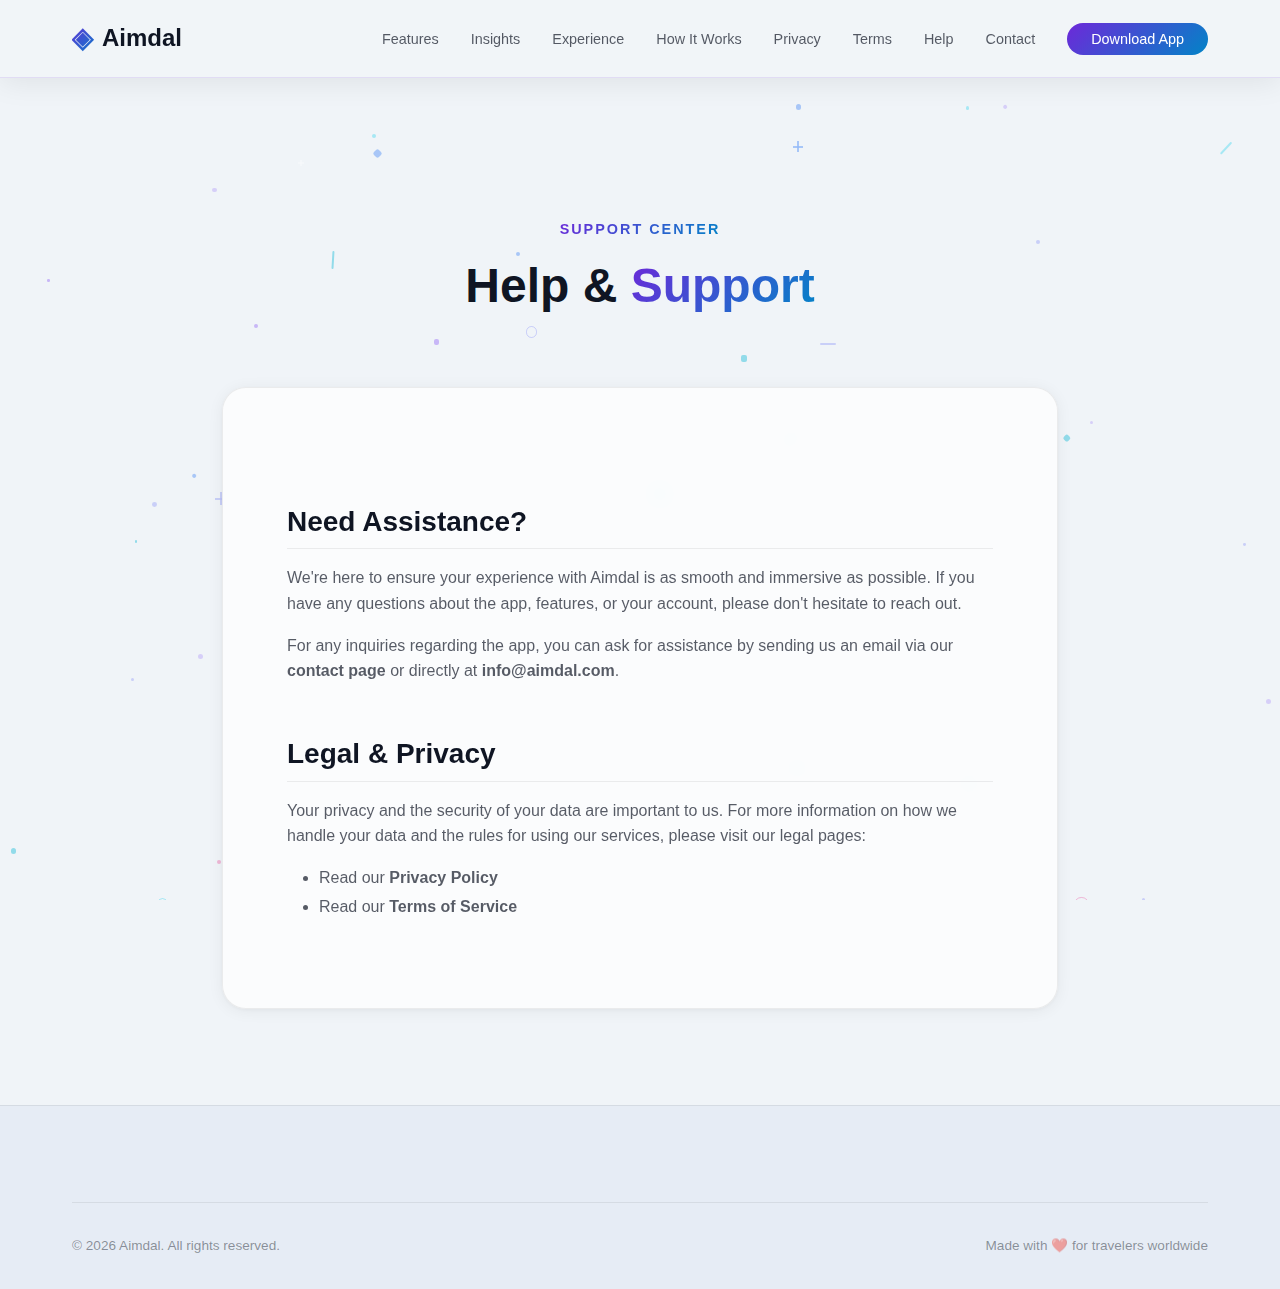
<file: help.html>
<!DOCTYPE html>
<html lang="en">

<head>
    <meta charset="UTF-8">
    <meta name="viewport" content="width=device-width, initial-scale=1.0">
    <meta name="description"
        content="Aimdal Help and Support - Get assistance with our AI-powered travel companion.">
    <title>Help & Support - Aimdal</title>

    <!-- Google Fonts -->
    <link rel="preconnect" href="https://fonts.googleapis.com">
    <link rel="preconnect" href="https://fonts.gstatic.com" crossorigin>
    <link
        href="https://fonts.googleapis.com/css2?family=Inter:wght@300;400;500;600;700;800&family=Space+Grotesk:wght@400;500;600;700&display=swap"
        rel="stylesheet">

    <!-- Stylesheet -->
    <link rel="stylesheet" href="styles.css">
</head>

<body class="policy-page">
    <!-- Animated Background -->
    <div id="particles-container" class="particles-bg"></div>

    <!-- Navigation -->
    <nav id="navbar" class="navbar scrolled">
        <div class="nav-container">
            <a href="index.html" class="nav-logo">
                <span class="logo-icon">◈</span>
                <span class="logo-text">Aimdal</span>
            </a>
            <ul class="nav-links">
                <li><a href="index.html#features" class="nav-link">Features</a></li>
                <li><a href="insights.html" class="nav-link">Insights</a></li>
                <li><a href="index.html#experience" class="nav-link">Experience</a></li>
                <li><a href="index.html#how-it-works" class="nav-link">How It Works</a></li>
                <li><a href="privacy.html" class="nav-link">Privacy</a></li>
                <li><a href="terms.html" class="nav-link">Terms</a></li>
                <li><a href="help.html" class="nav-link active">Help</a></li>
                <li><a href="contact.html" class="nav-link">Contact</a></li>
                <li><a href="download.html" class="nav-link nav-cta">Download App</a></li>
            </ul>
            <button id="mobile-menu-btn" class="mobile-menu-btn" aria-label="Toggle menu">
                <span></span><span></span><span></span>
            </button>
        </div>
    </nav>

    <header class="policy-hero">
        <div class="section-container">
            <span class="section-tag">Support Center</span>
            <h1 class="section-title">Help & <span class="gradient-text">Support</span></h1>
        </div>
    </header>

    <main class="policy-container">
        <article class="policy-content">
            <section class="policy-section">
                <h2>Need Assistance?</h2>
                <p>We're here to ensure your experience with Aimdal is as smooth and immersive as possible. If you have any questions about the app, features, or your account, please don't hesitate to reach out.</p>
                
                <p>For any inquiries regarding the app, you can ask for assistance by sending us an email via our <strong><a href="contact.html">contact page</a></strong> or directly at <strong><a href="mailto:info@aimdal.com">info@aimdal.com</a></strong>.</p>
            </section>

            <section class="policy-section">
                <h2>Legal & Privacy</h2>
                <p>Your privacy and the security of your data are important to us. For more information on how we handle your data and the rules for using our services, please visit our legal pages:</p>
                <ul>
                    <li>Read our <strong><a href="privacy.html">Privacy Policy</a></strong></li>
                    <li>Read our <strong><a href="terms.html">Terms of Service</a></strong></li>
                </ul>
            </section>
        </article>
    </main>

    <!-- Footer -->
    <footer class="footer">
        <div class="footer-container">
            <div class="footer-bottom">
                <p>&copy; 2026 Aimdal. All rights reserved.</p>
                <p>Made with ❤️ for travelers worldwide</p>
            </div>
        </div>
    </footer>

    <!-- Scripts -->
    <script src="script.js"></script>
</body>

</html>
</file>
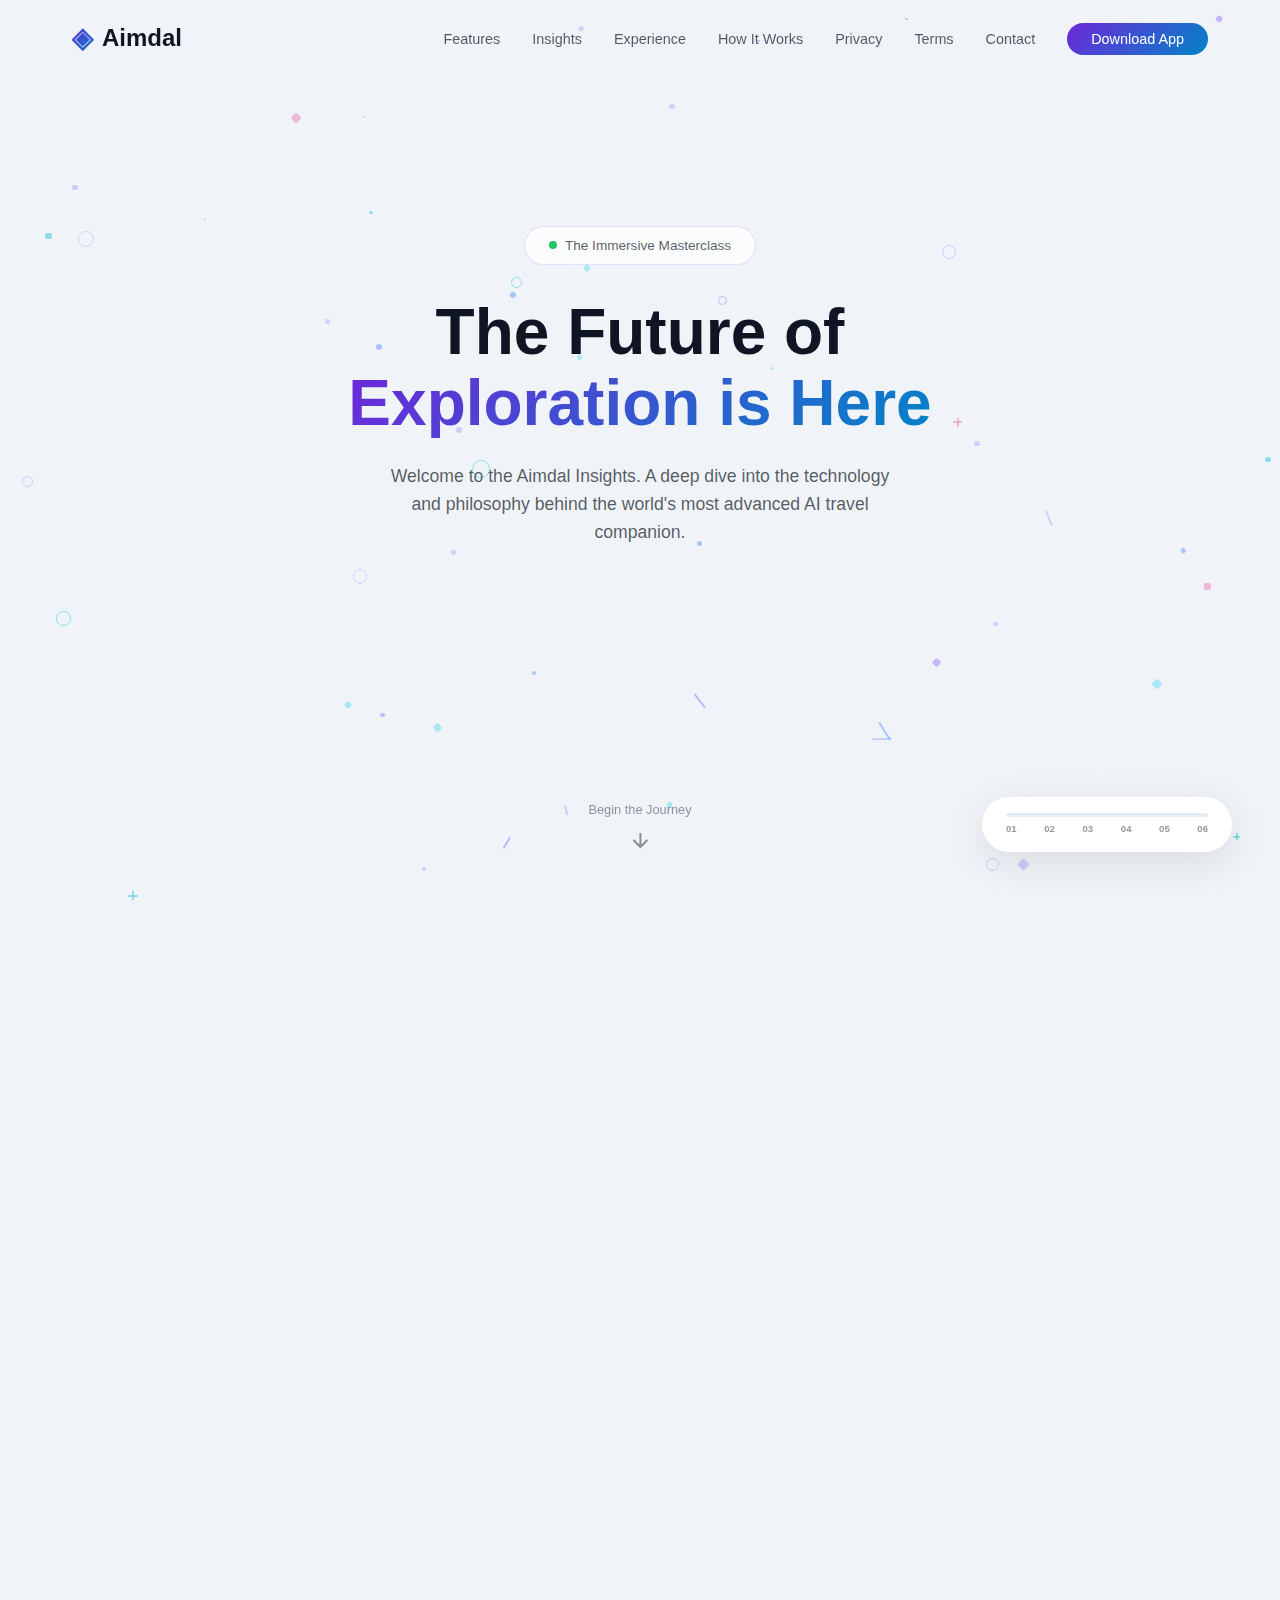
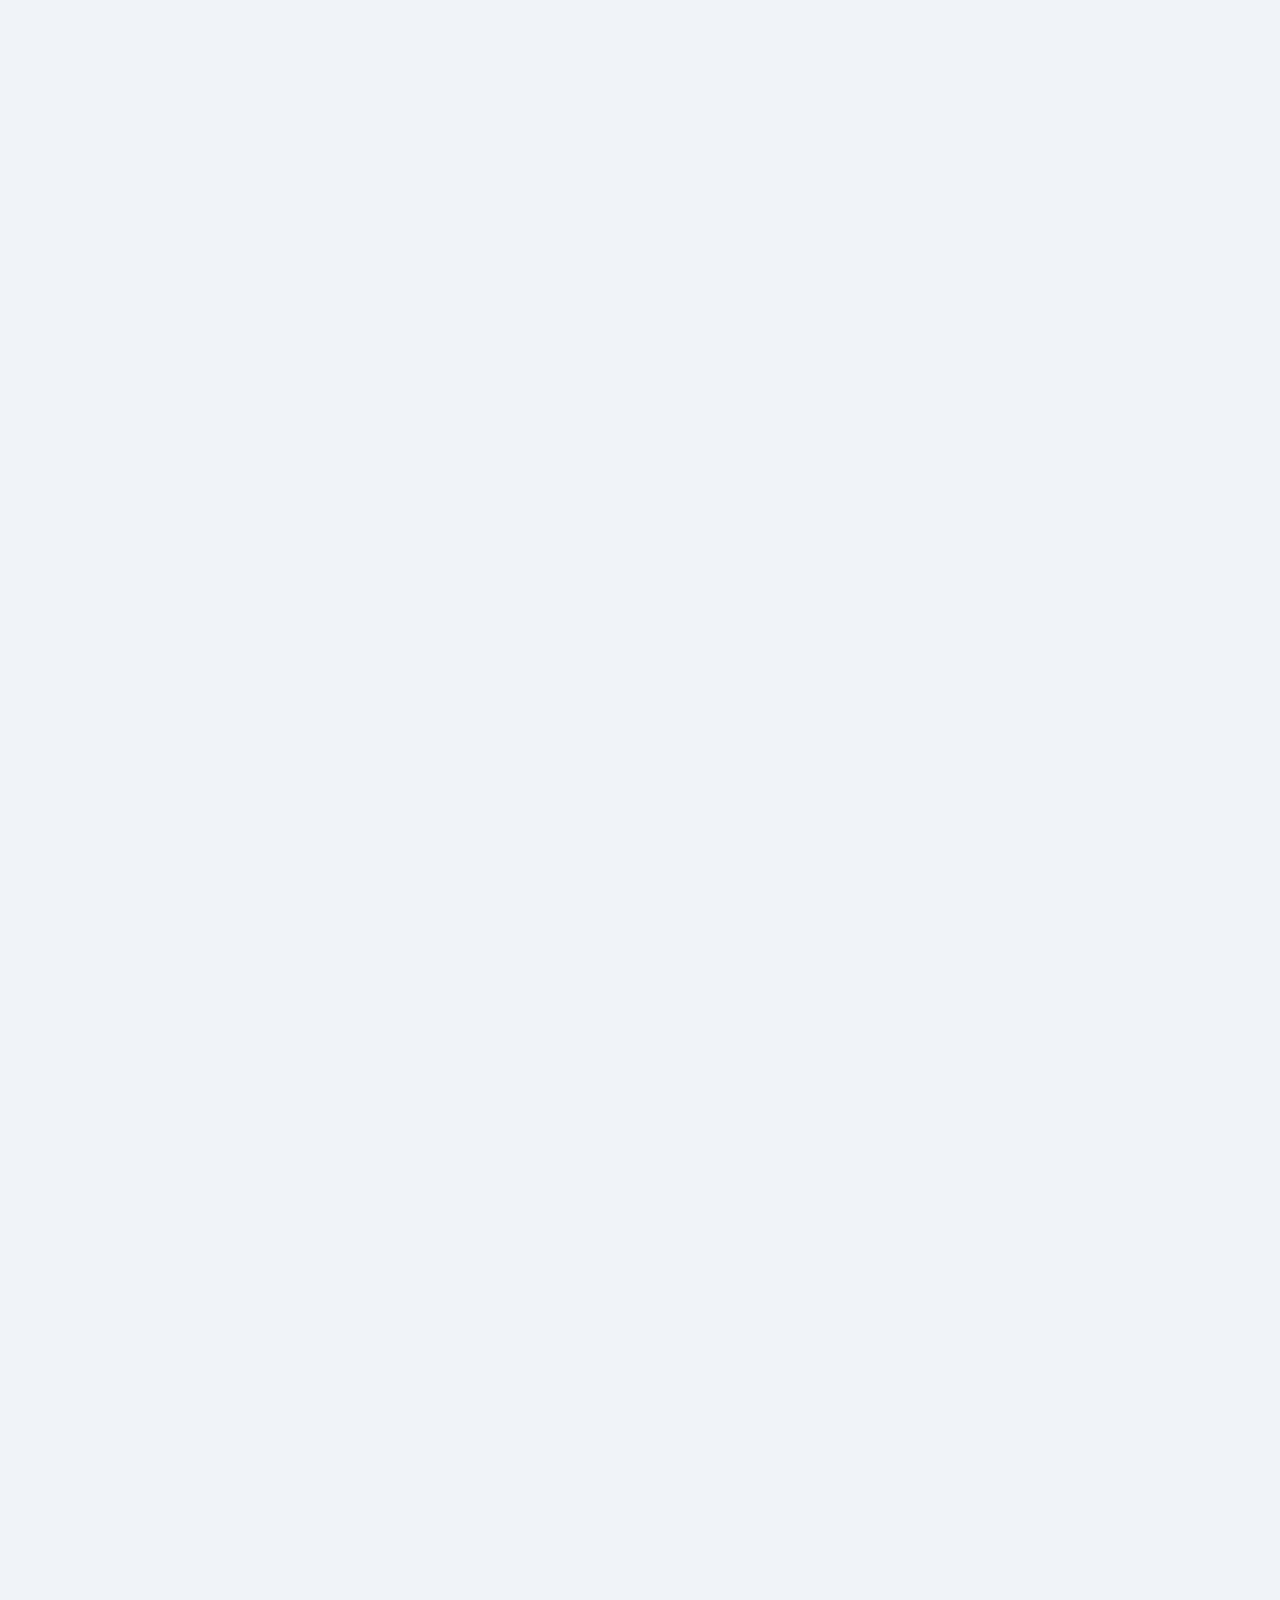
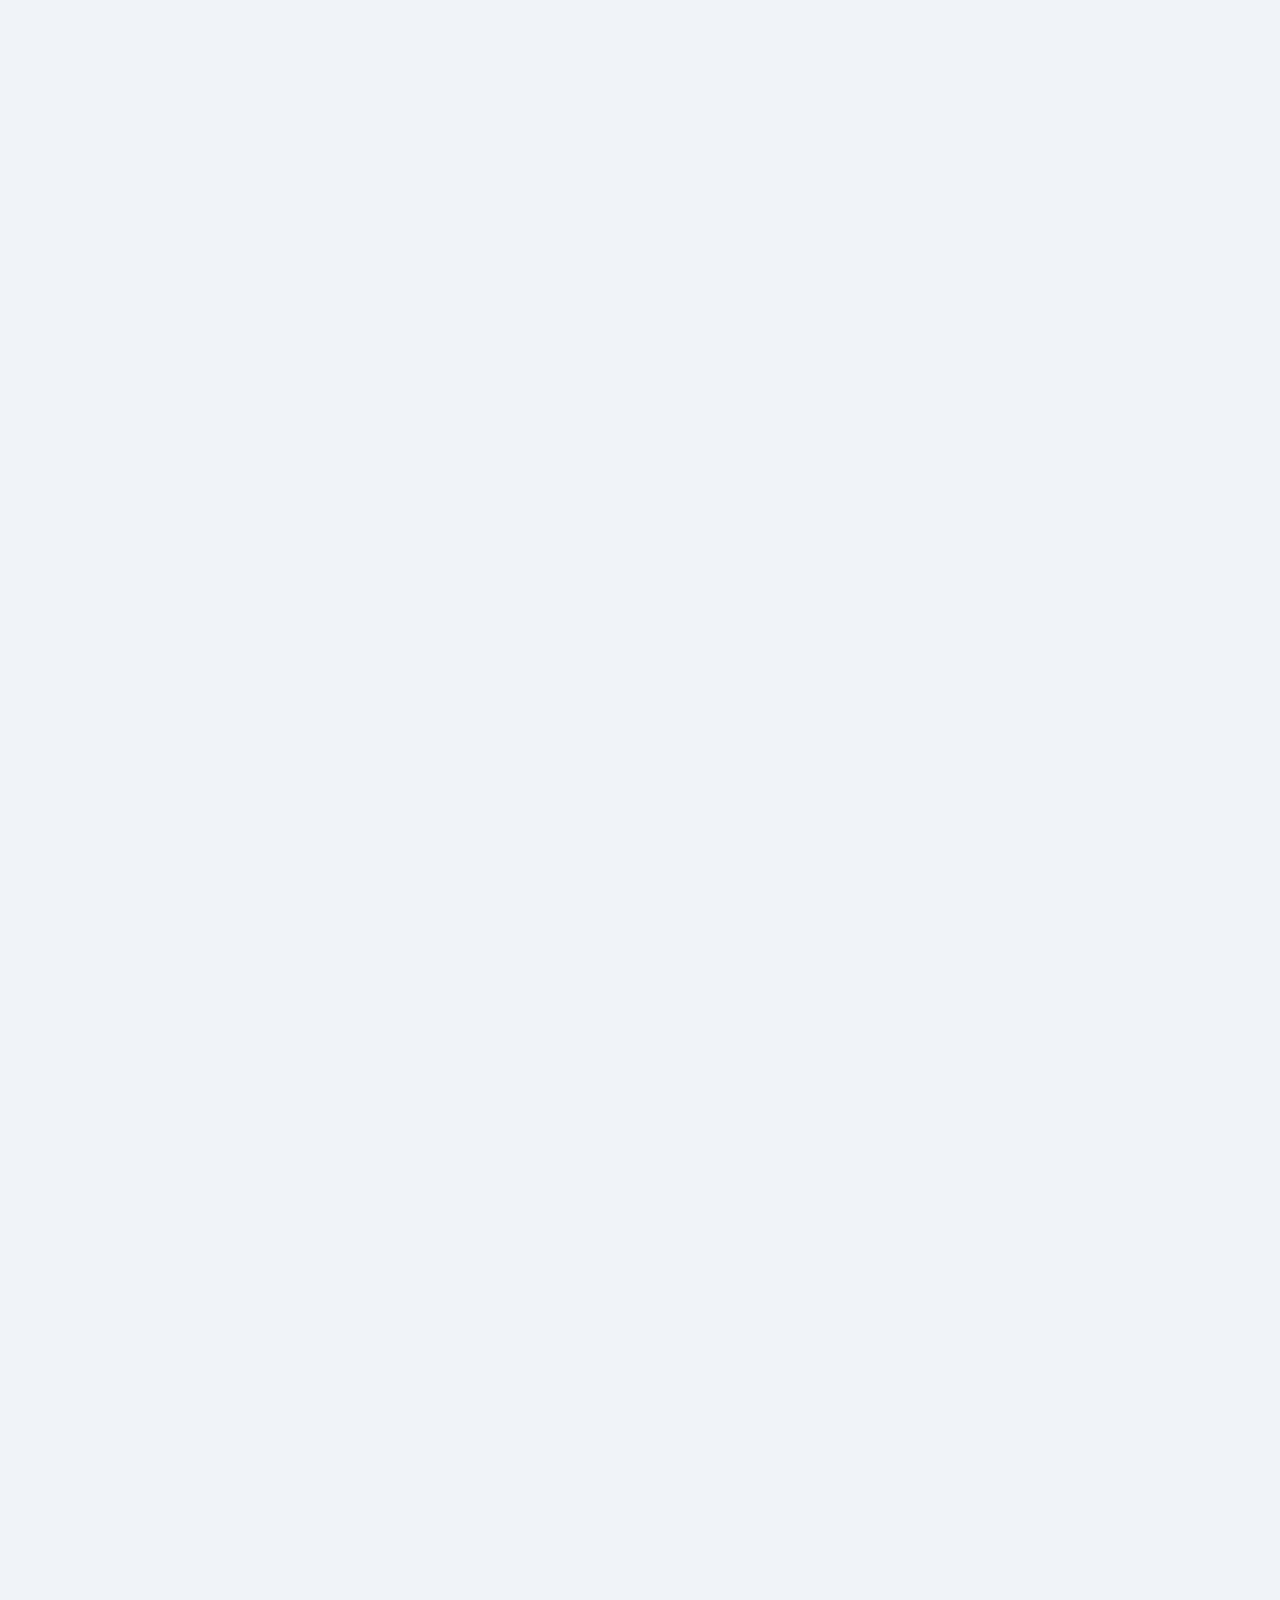
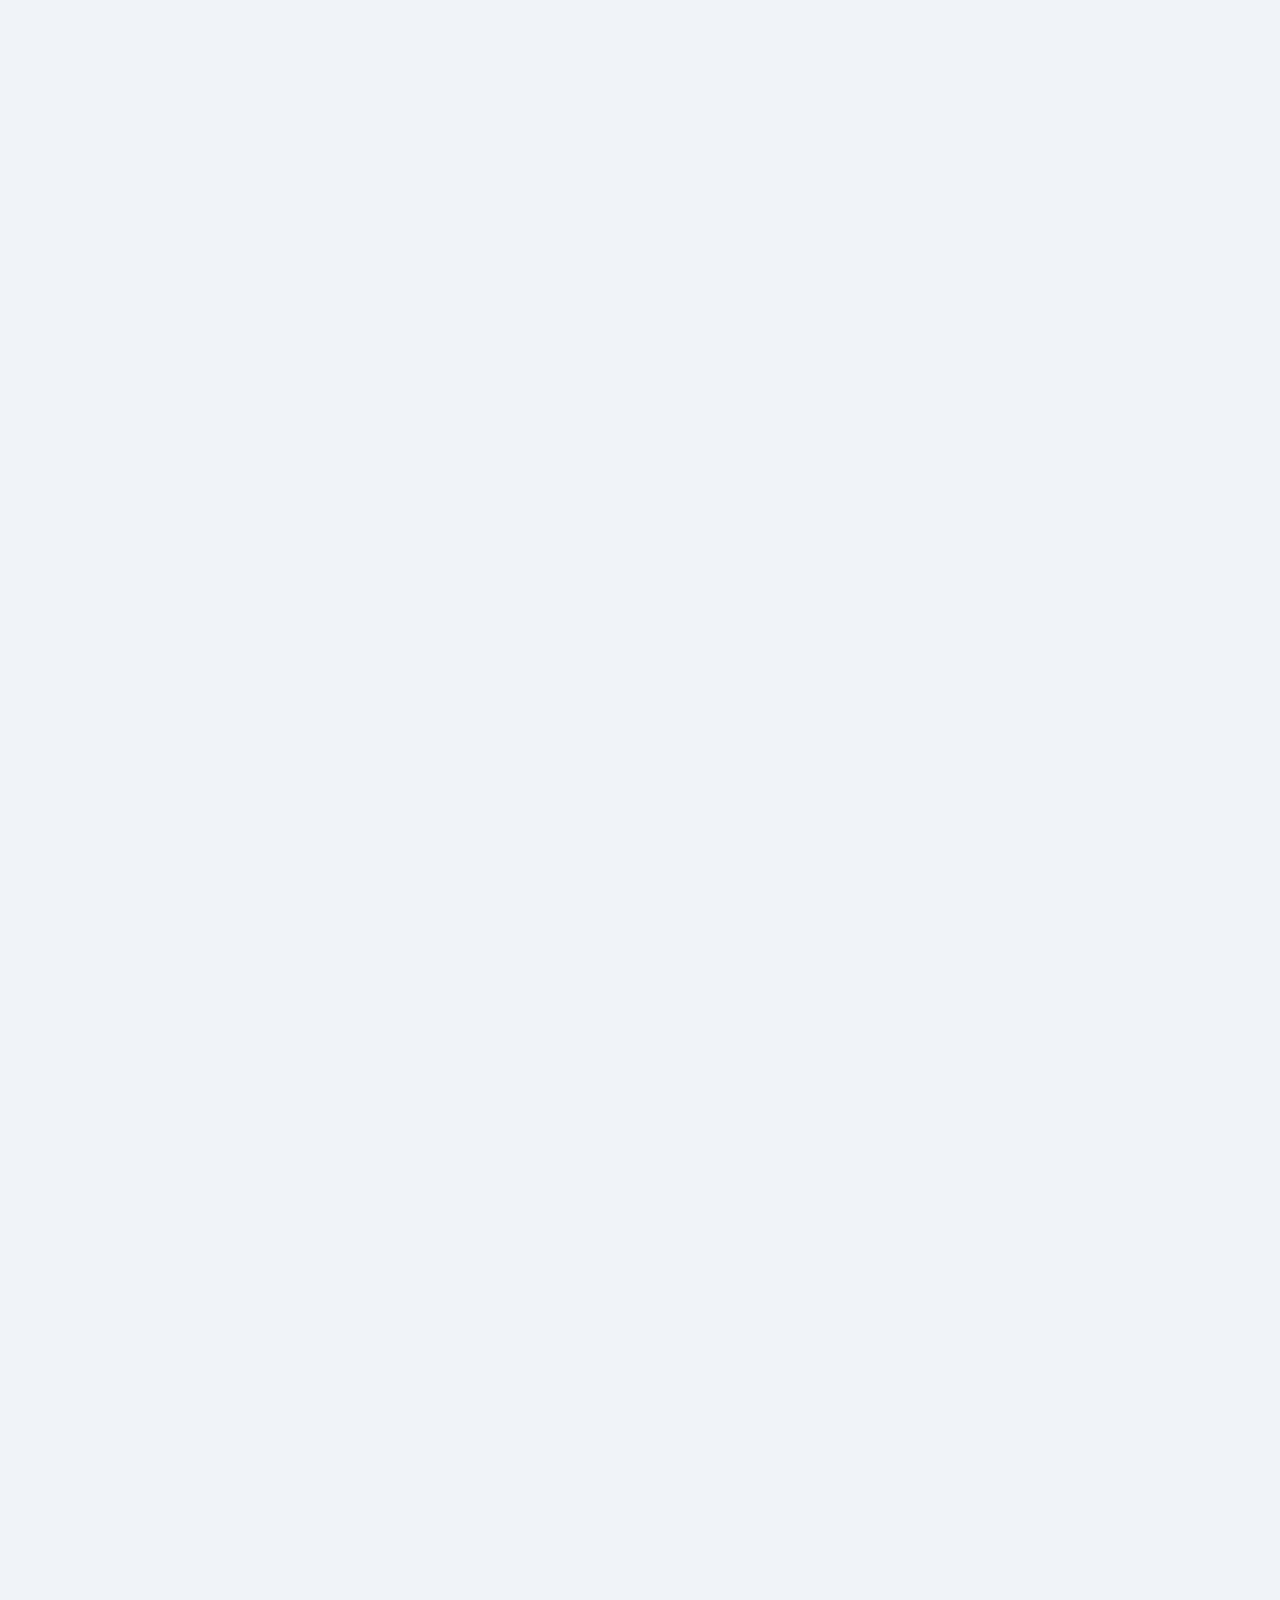
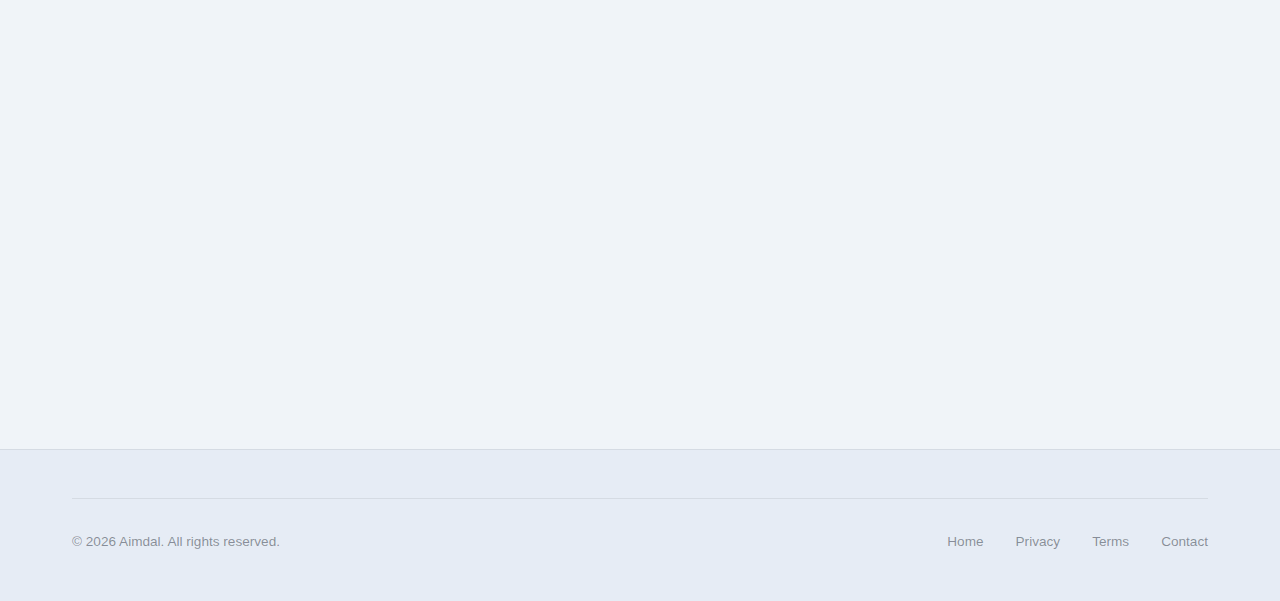
<file: insights.html>
<!DOCTYPE html>
<html lang="en">

<head>
    <meta charset="UTF-8">
    <meta name="viewport" content="width=device-width, initial-scale=1.0">
    <meta name="description" content="Aimdal Insights - An immersive masterclass on the future of AI-powered travel.">
    <title>Insights | Aimdal - Immersive AI Travel</title>

    <!-- Google Fonts -->
    <link rel="preconnect" href="https://fonts.googleapis.com">
    <link rel="preconnect" href="https://fonts.gstatic.com" crossorigin>
    <link href="https://fonts.googleapis.com/css2?family=Inter:wght@300;400;500;600;700;800&family=Space+Grotesk:wght@400;500;600;700&display=swap" rel="stylesheet">

    <!-- Stylesheets -->
    <link rel="stylesheet" href="styles.css">
    <link rel="stylesheet" href="insights.css">
</head>

<body class="insights-page">
    <!-- Animated Background -->
    <div id="particles-container" class="particles-bg"></div>

    <!-- Navigation -->
    <nav id="navbar" class="navbar">
        <div class="nav-container">
            <a href="index.html" class="nav-logo">
                <span class="logo-icon">◈</span>
                <span class="logo-text">Aimdal</span>
            </a>
            <ul class="nav-links">
                <li><a href="index.html#features" class="nav-link">Features</a></li>
                <li><a href="insights.html" class="nav-link active">Insights</a></li>
                <li><a href="index.html#experience" class="nav-link">Experience</a></li>
                <li><a href="index.html#how-it-works" class="nav-link">How It Works</a></li>
                <li><a href="privacy.html" class="nav-link">Privacy</a></li>
                <li><a href="terms.html" class="nav-link">Terms</a></li>
                <li><a href="contact.html" class="nav-link">Contact</a></li>
                <li><a href="download.html" class="nav-link nav-cta">Download App</a></li>
            </ul>
            <button id="mobile-menu-btn" class="mobile-menu-btn" aria-label="Toggle menu">
                <span></span>
                <span></span>
                <span></span>
            </button>
        </div>
    </nav>

    <!-- Insights Hero -->
    <header class="insights-hero">
        <div class="section-container">
            <div class="hero-badge">
                <span class="badge-dot"></span>
                The Immersive Masterclass
            </div>
            <h1 class="hero-title">
                <span class="title-line">The Future of</span>
                <span class="title-line gradient-text">Exploration is Here</span>
            </h1>
            <p class="hero-description">
                Welcome to the Aimdal Insights. A deep dive into the technology and philosophy 
                behind the world's most advanced AI travel companion.
            </p>
            <div class="scroll-indicator">
                <span>Begin the Journey</span>
                <div class="scroll-arrow">
                    <svg viewBox="0 0 24 24" fill="none" stroke="currentColor" stroke-width="2">
                        <path d="M12 5v14M5 12l7 7 7-7" />
                    </svg>
                </div>
            </div>
        </div>
    </header>

    <!-- Tutorial Container -->
    <main class="tutorial-container">
        <!-- Chapter 1: The Vision -->
        <section class="tutorial-chapter" id="chapter-1">
            <div class="chapter-content">
                <div class="chapter-info">
                    <span class="chapter-number">Chapter 01</span>
                    <h2>The Philosophy of <span class="gradient-text">Context</span></h2>
                    <p>
                        Most travel apps tell you where to go. Aimdal tells you <em>why</em> you're there. 
                        We believe that information is only valuable when it meets you at the intersection 
                        of your current location, the time of day, and your personal interests.
                    </p>
                    <div class="insight-box">
                        <strong>The Insight:</strong>
                        <p>Our research shows that travelers who understand the "hidden story" of a place 
                        report 40% higher satisfaction and a deeper emotional connection to their journey.</p>
                    </div>
                </div>
                <div class="chapter-visual">
                    <div class="visual-card">
                        <div class="context-rings">
                            <div class="ring ring-1"><span>Location</span></div>
                            <div class="ring ring-2"><span>Time</span></div>
                            <div class="ring ring-3"><span>Preference</span></div>
                            <div class="center-core">AI</div>
                        </div>
                    </div>
                </div>
            </div>
        </section>

        <!-- Chapter 2: The AI Guide -->
        <section class="tutorial-chapter chapter-reverse" id="chapter-2">
            <div class="chapter-content">
                <div class="chapter-info">
                    <span class="chapter-number">Chapter 02</span>
                    <h2>The <span class="gradient-text">Digital Polymath</span></h2>
                    <p>
                        Our AI isn't just a database; it's a personality. Trained on millions of 
                        historical documents, architectural blueprints, and local folklore, the 
                        Aimdal Guide speaks with a voice that is both authoritative and engaging.
                    </p>
                    <div class="feature-pills">
                        <span class="pill">Sentiment Analysis</span>
                        <span class="pill">Adaptive Vocabulary</span>
                        <span class="pill">Real-time Fact Checking</span>
                    </div>
                </div>
                <div class="chapter-visual">
                    <div class="visual-card">
                        <div class="ai-brain-container">
                            <div class="brain-node"></div>
                            <div class="brain-node"></div>
                            <div class="brain-node"></div>
                            <div class="brain-node"></div>
                            <div class="brain-node"></div>
                            <svg class="brain-connections" viewBox="0 0 200 200">
                                <path d="M100,50 L50,100 M100,50 L150,100 M50,100 L100,150 M150,100 L100,150 M50,100 L150,100" stroke="currentColor" stroke-width="1" fill="none" />
                            </svg>
                        </div>
                    </div>
                </div>
            </div>
        </section>

        <!-- Chapter 3: Audio Landscapes -->
        <section class="tutorial-chapter" id="chapter-3">
            <div class="chapter-content">
                <div class="chapter-info">
                    <span class="chapter-number">Chapter 03</span>
                    <h2>Aural <span class="gradient-text">Presence</span></h2>
                    <p>
                        Visuals are distracting. Audio is immersive. Aimdal uses binaural 
                        soundscapes to recreate historical environments. Stand in the Roman 
                        Forum and hear the bustling markets of 2,000 years ago, reconstructed 
                        in 3D space around your ears.
                    </p>
                    <div class="audio-demo">
                        <div class="audio-wave">
                            <span></span><span></span><span></span><span></span><span></span>
                            <span></span><span></span><span></span><span></span><span></span>
                        </div>
                        <span class="demo-label">Simulating: Ancient Roman Forum Market</span>
                    </div>
                </div>
                <div class="chapter-visual">
                    <div class="visual-card">
                        <div class="sound-waves-container">
                            <div class="sound-ring"></div>
                            <div class="sound-ring"></div>
                            <div class="sound-ring"></div>
                            <div class="sound-icon">🎧</div>
                        </div>
                    </div>
                </div>
            </div>
        </section>

        <!-- Chapter 4: Time Travel -->
        <section class="tutorial-chapter chapter-reverse" id="chapter-4">
            <div class="chapter-content">
                <div class="chapter-info">
                    <span class="chapter-number">Chapter 04</span>
                    <h2>Temporal <span class="gradient-text">Augmentation</span></h2>
                    <p>
                        Travel through time without a TARDIS. Aimdal's "Temporal Slider" 
                        allows you to see how your current location looked at different 
                        points in history, using generative AI to fill in the gaps of 
                        destroyed landmarks.
                    </p>
                    <div class="timeline-visual">
                        <div class="timeline-line"></div>
                        <div class="timeline-dot active" data-year="Now"></div>
                        <div class="timeline-dot" data-year="1900"></div>
                        <div class="timeline-dot" data-year="1500"></div>
                        <div class="timeline-dot" data-year="0"></div>
                    </div>
                </div>
                <div class="chapter-visual">
                    <div class="visual-card">
                        <div class="time-cube">
                            <div class="cube-face front">Ancient</div>
                            <div class="cube-face back">Future</div>
                            <div class="cube-face right">Modern</div>
                        </div>
                    </div>
                </div>
            </div>
        </section>

        <!-- Chapter 5: Social Dynamics -->
        <section class="tutorial-chapter" id="chapter-5">
            <div class="chapter-content">
                <div class="chapter-info">
                    <span class="chapter-number">Chapter 05</span>
                    <h2>Social <span class="gradient-text">Synchronicity</span></h2>
                    <p>
                        Aimdal doesn't just isolate you with your phone; it connects you with 
                        other explorers. Our "Pulse" feature alerts you when someone nearby 
                        has discovered a rare historical insight, encouraging real-world 
                        interaction and shared learning.
                    </p>
                    <div class="pulse-visual-demo">
                        <div class="pulse-dot"></div>
                        <div class="pulse-label">Discovery Shared nearby!</div>
                    </div>
                </div>
                <div class="chapter-visual">
                    <div class="visual-card">
                        <div class="social-circles">
                            <div class="circle circle-1"></div>
                            <div class="circle circle-2"></div>
                            <div class="circle circle-3"></div>
                            <div class="avatar-group">
                                <span class="avatar">👨‍💻</span>
                                <span class="avatar">👩‍🎨</span>
                                <span class="avatar">🧭</span>
                            </div>
                        </div>
                    </div>
                </div>
            </div>
        </section>

        <!-- Chapter 6: Global Intelligence -->
        <section class="tutorial-chapter chapter-reverse" id="chapter-6">
            <div class="chapter-content">
                <div class="chapter-info">
                    <span class="chapter-number">Chapter 06</span>
                    <h2>The Global <span class="gradient-text">Brain</span></h2>
                    <p>
                        Every insight shared and every route taken contributes to a global 
                        intelligence network. Aimdal learns from thousands of explorers to 
                        recommend the perfect time to visit a location, the quietest path, 
                        and the most evocative stories.
                    </p>
                    <div class="stat-pills">
                        <div class="stat-pill">
                            <span class="stat-val">1.2M</span>
                            <span class="stat-lab">Insights Shared</span>
                        </div>
                        <div class="stat-pill">
                            <span class="stat-val">500k+</span>
                            <span class="stat-lab">Miles Explored</span>
                        </div>
                    </div>
                </div>
                <div class="chapter-visual">
                    <div class="visual-card">
                        <div class="global-map-visual">
                            <div class="map-bg"></div>
                            <div class="data-point"></div>
                            <div class="data-point"></div>
                            <div class="data-point"></div>
                            <div class="data-point"></div>
                            <div class="data-point"></div>
                        </div>
                    </div>
                </div>
            </div>
        </section>

        <!-- Progress Indicator -->
        <div class="tutorial-progress">
            <div class="progress-track">
                <div class="progress-bar-fill"></div>
            </div>
            <div class="progress-step-labels">
                <span>01</span><span>02</span><span>03</span><span>04</span><span>05</span><span>06</span>
            </div>
        </div>

        <!-- Summary Insight -->
        <section class="insights-summary">
            <div class="section-container">
                <div class="summary-card">
                    <span class="section-tag">The Conclusion</span>
                    <h2>Redefining the <span class="gradient-text">Way We Move</span></h2>
                    <p>
                        Aimdal is more than an app. It's a new layer on reality. By blending AI, 
                        history, and sensory immersion, we enable you to not just visit a place, 
                        but to truly understand its essence.
                    </p>
                    <a href="download.html" class="btn btn-primary btn-large">Join the Revolution</a>
                </div>
            </div>
        </section>
    </main>

    <!-- Footer -->
    <footer class="footer">
        <div class="footer-container">
            <div class="footer-bottom">
                <p>&copy; 2026 Aimdal. All rights reserved.</p>
                <div class="footer-links">
                    <a href="index.html">Home</a>
                    <a href="privacy.html">Privacy</a>
                    <a href="terms.html">Terms</a>
                    <a href="contact.html">Contact</a>
                </div>
            </div>
        </div>
    </footer>

    <!-- Scripts -->
    <script src="script.js"></script>
    <script>
        // Additional logic for insights page
        document.addEventListener('DOMContentLoaded', () => {
            // Timeline interaction
            const dots = document.querySelectorAll('.timeline-dot');
            dots.forEach(dot => {
                dot.addEventListener('click', () => {
                    dots.forEach(d => d.classList.remove('active'));
                    dot.classList.add('active');
                });
            });

            // Progress Bar Logic
            const progressBarFill = document.querySelector('.progress-bar-fill');
            const chapters = document.querySelectorAll('.tutorial-chapter');
            
            window.addEventListener('scroll', () => {
                const scrollPosition = window.scrollY;
                const windowHeight = window.innerHeight;
                const docHeight = document.documentElement.scrollHeight - windowHeight;
                
                // Calculate overall scroll progress for the bar
                const totalProgress = (scrollPosition / docHeight) * 100;
                if (progressBarFill) {
                    progressBarFill.style.width = `${totalProgress}%`;
                }
            });
        });
    </script>
</body>

</html>
</file>
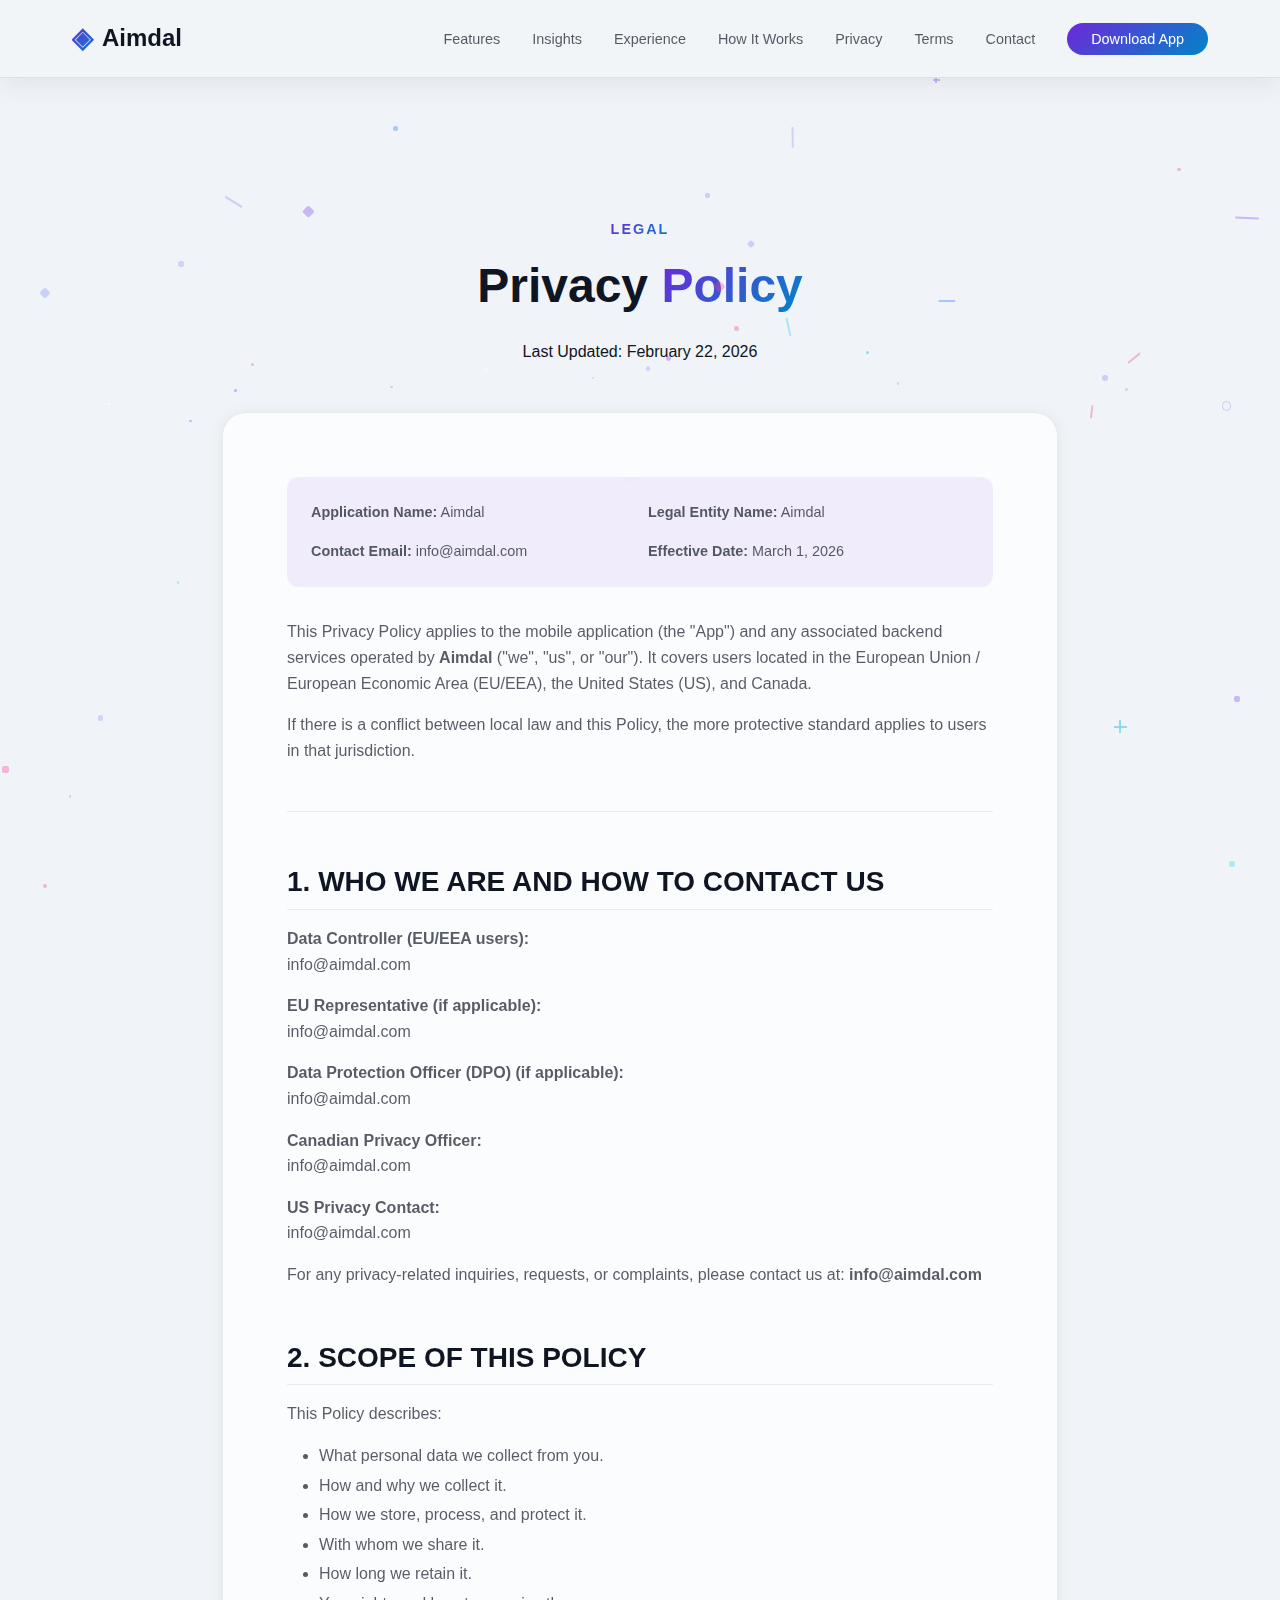
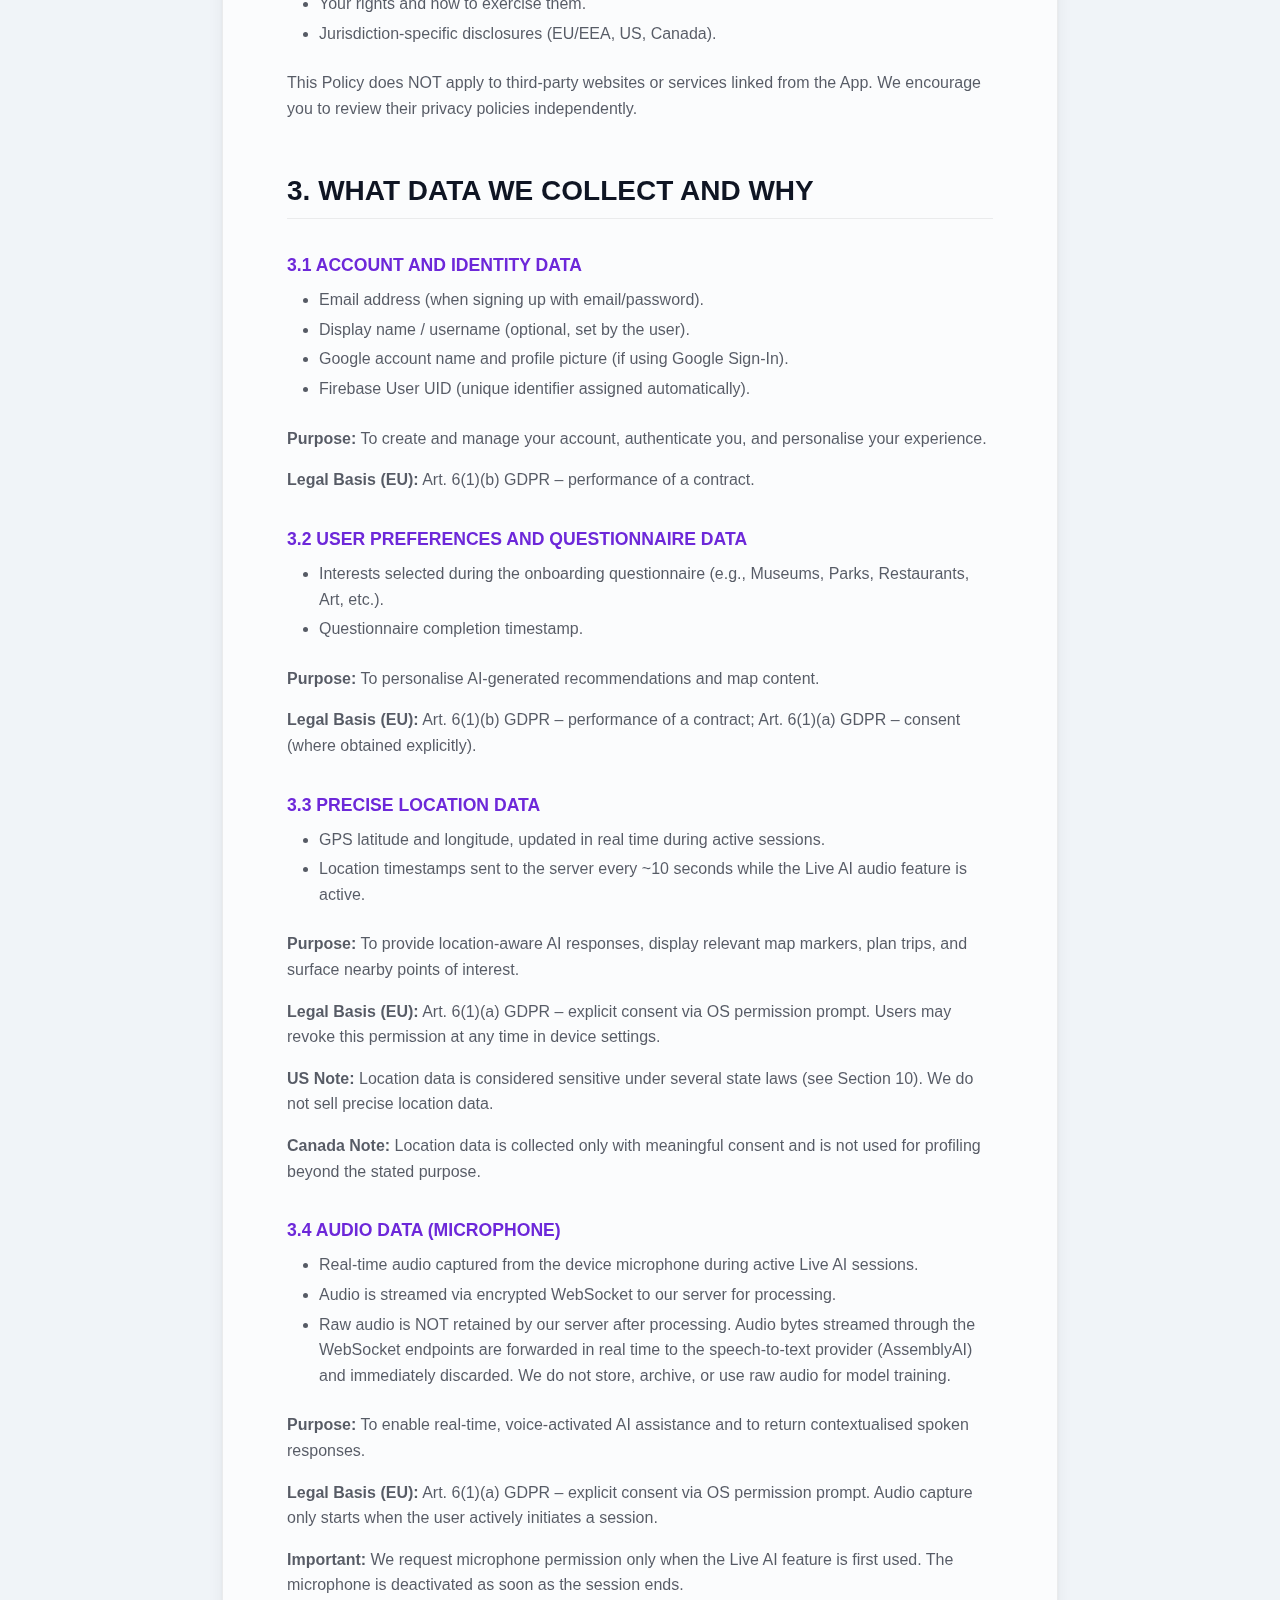
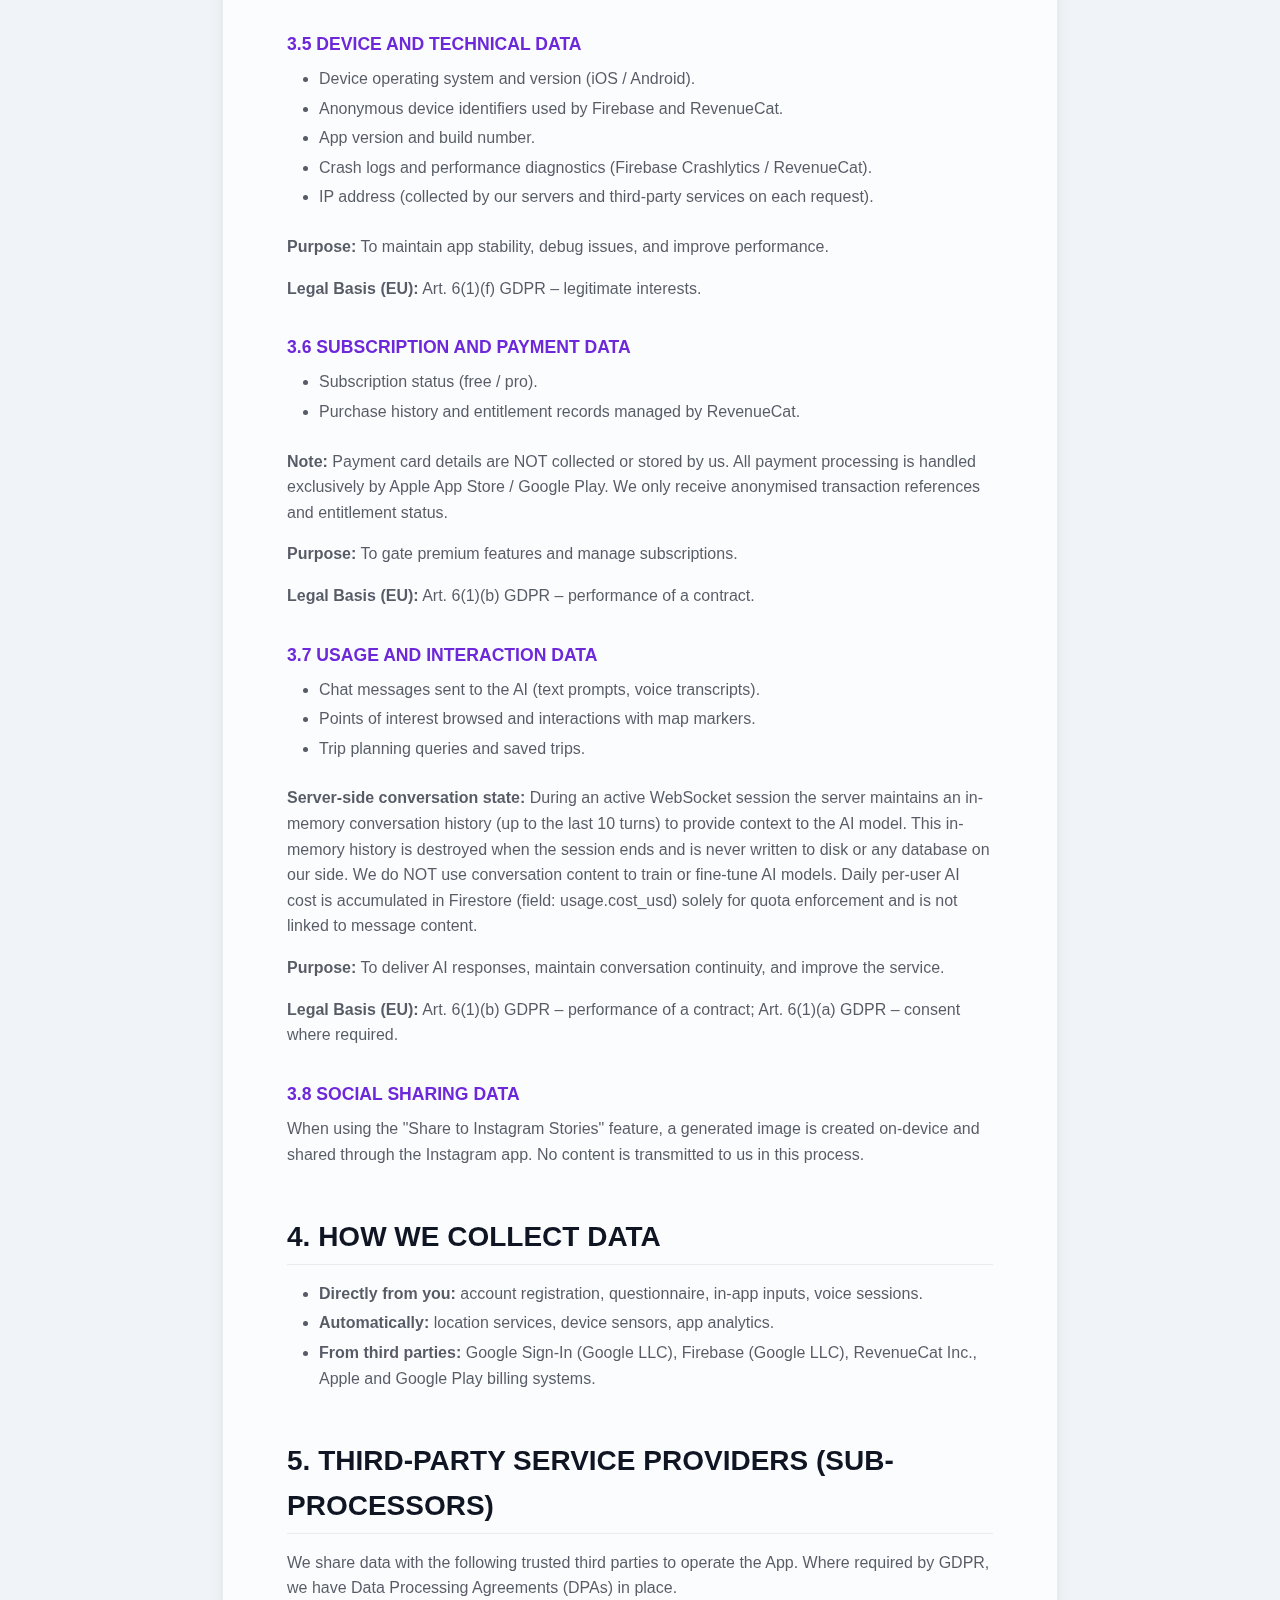
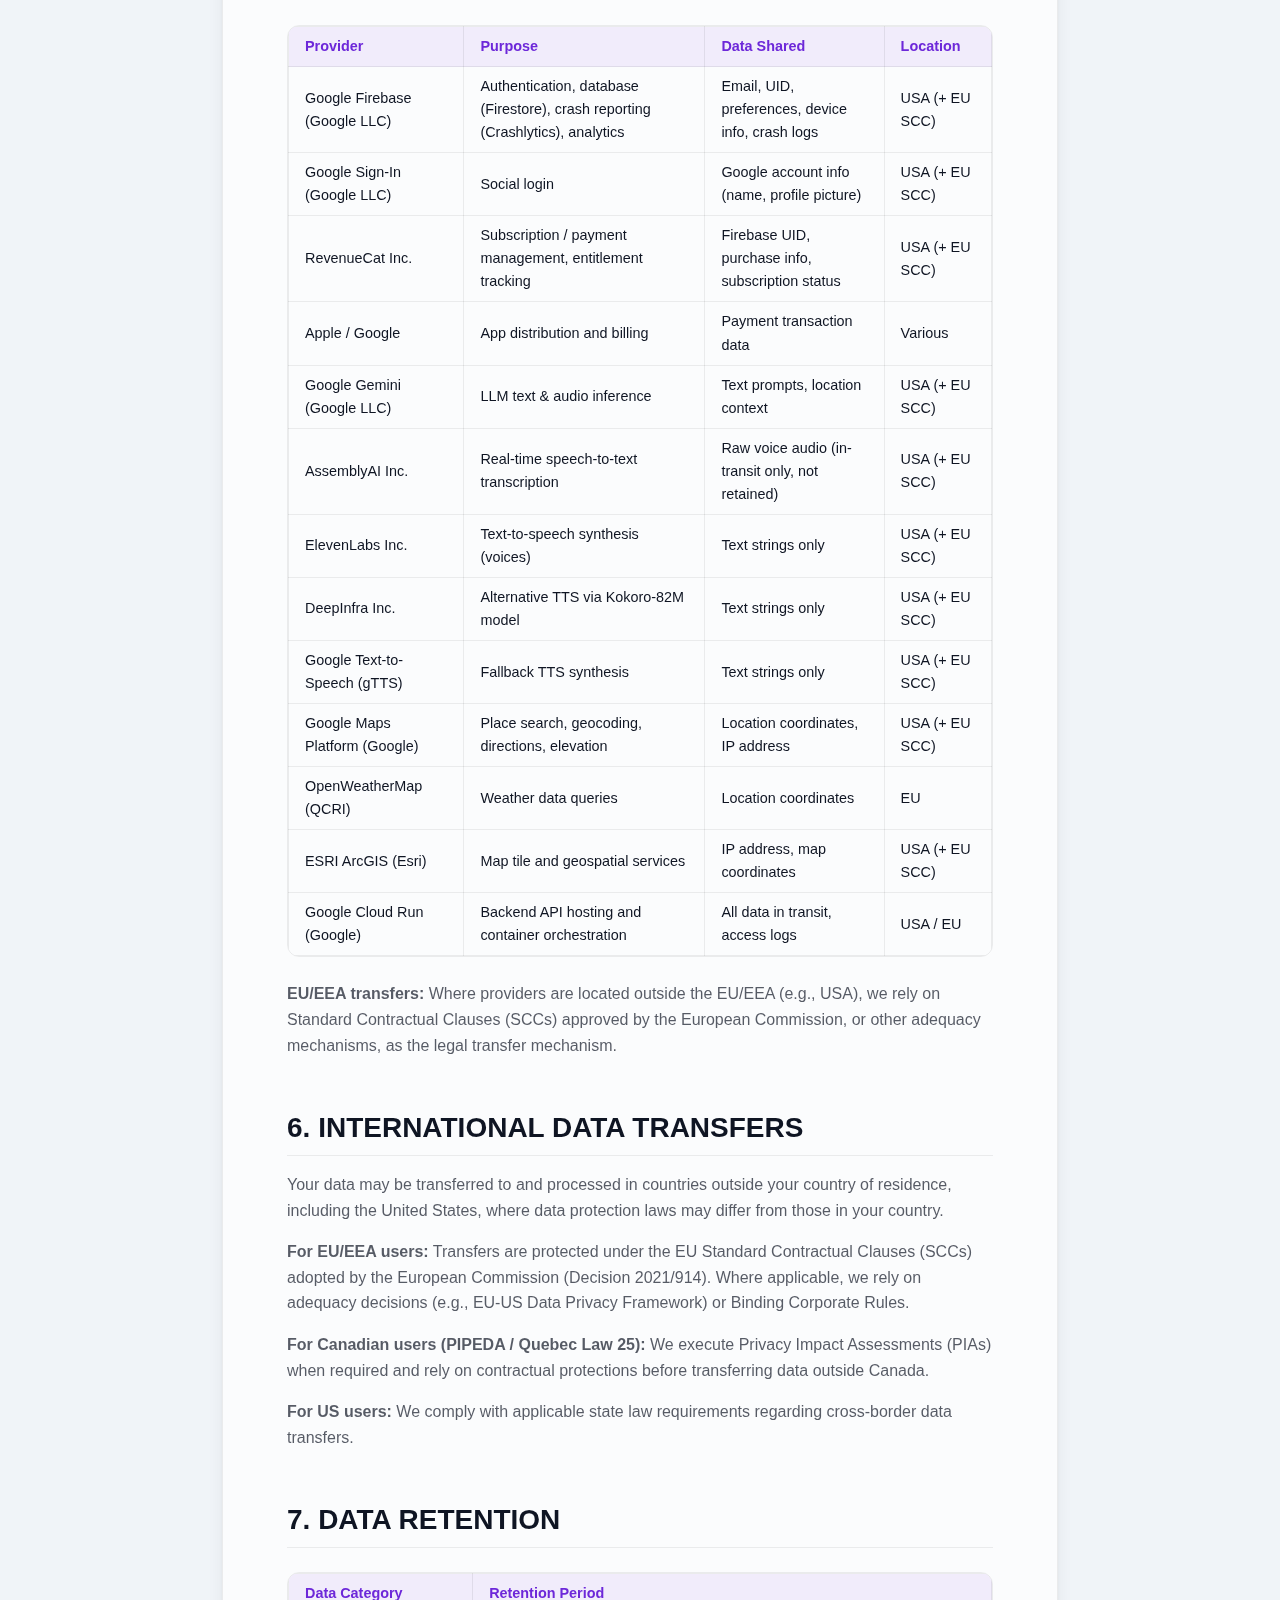
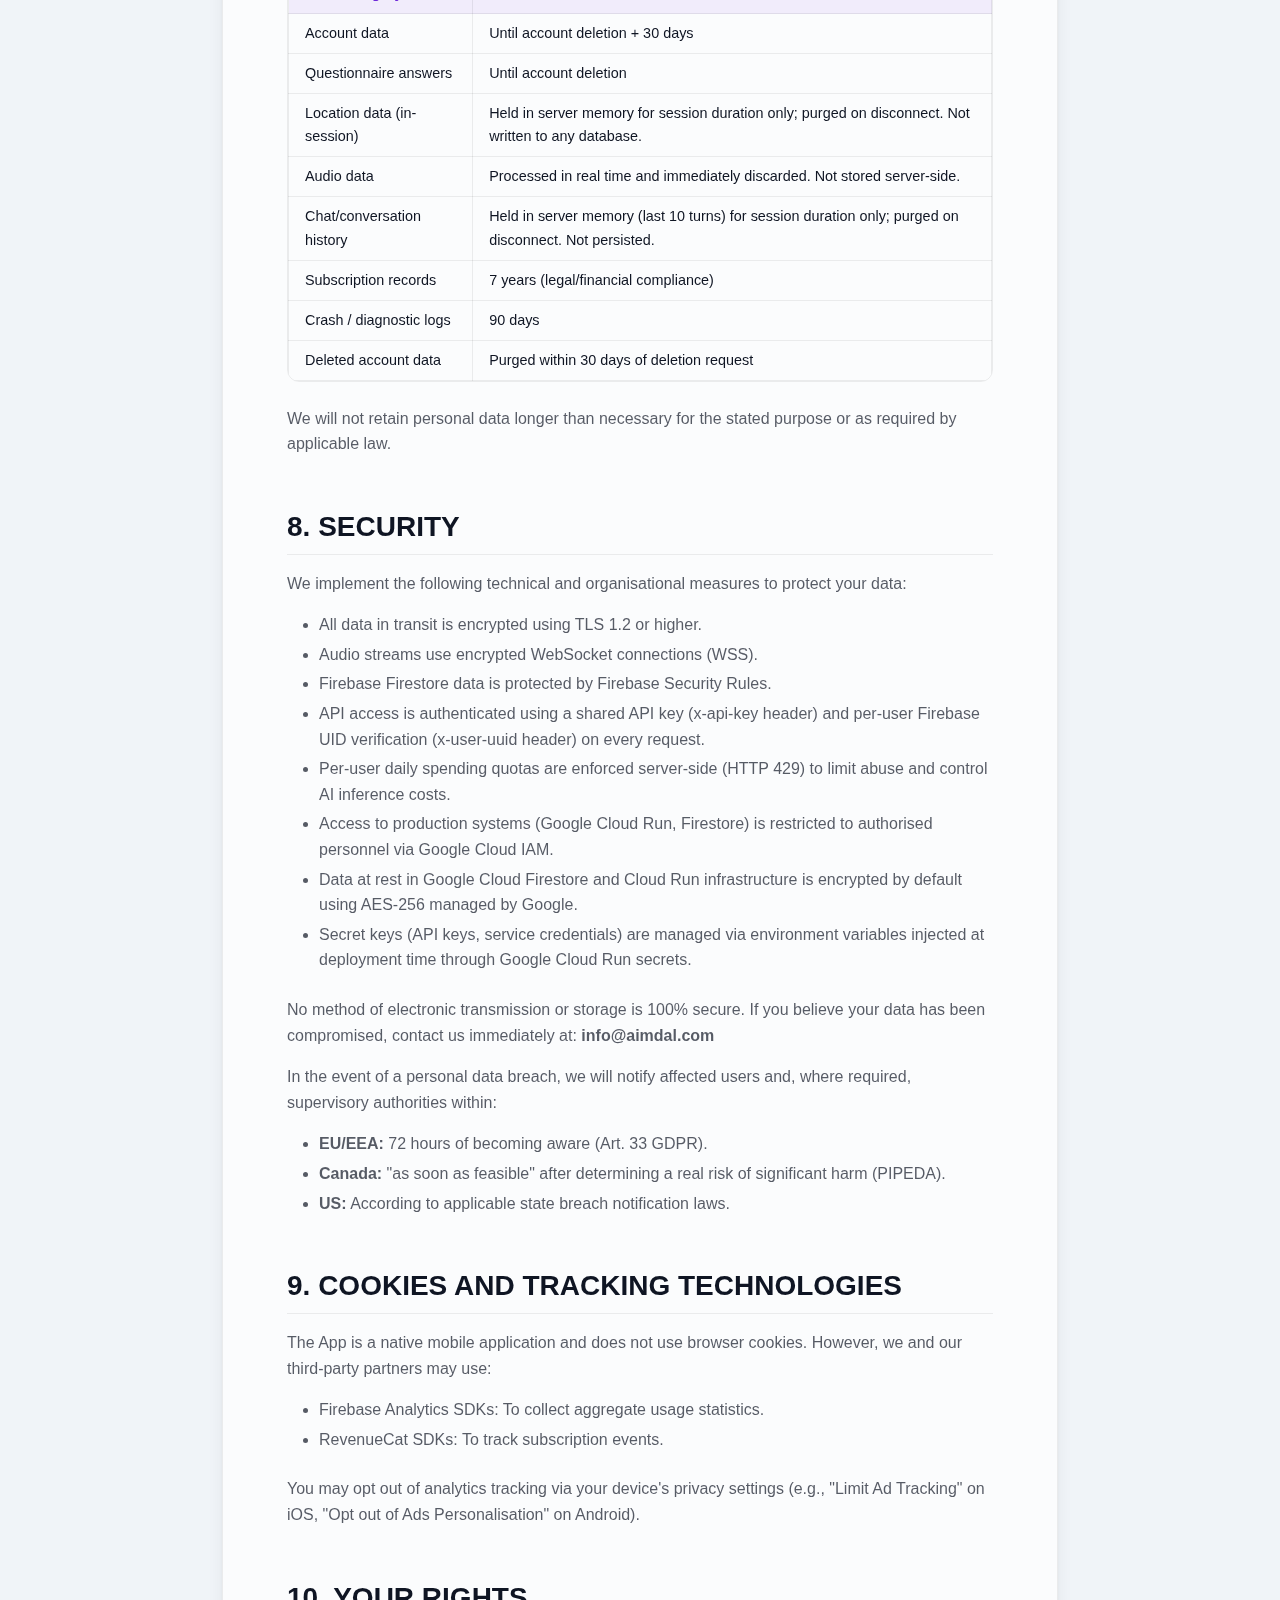
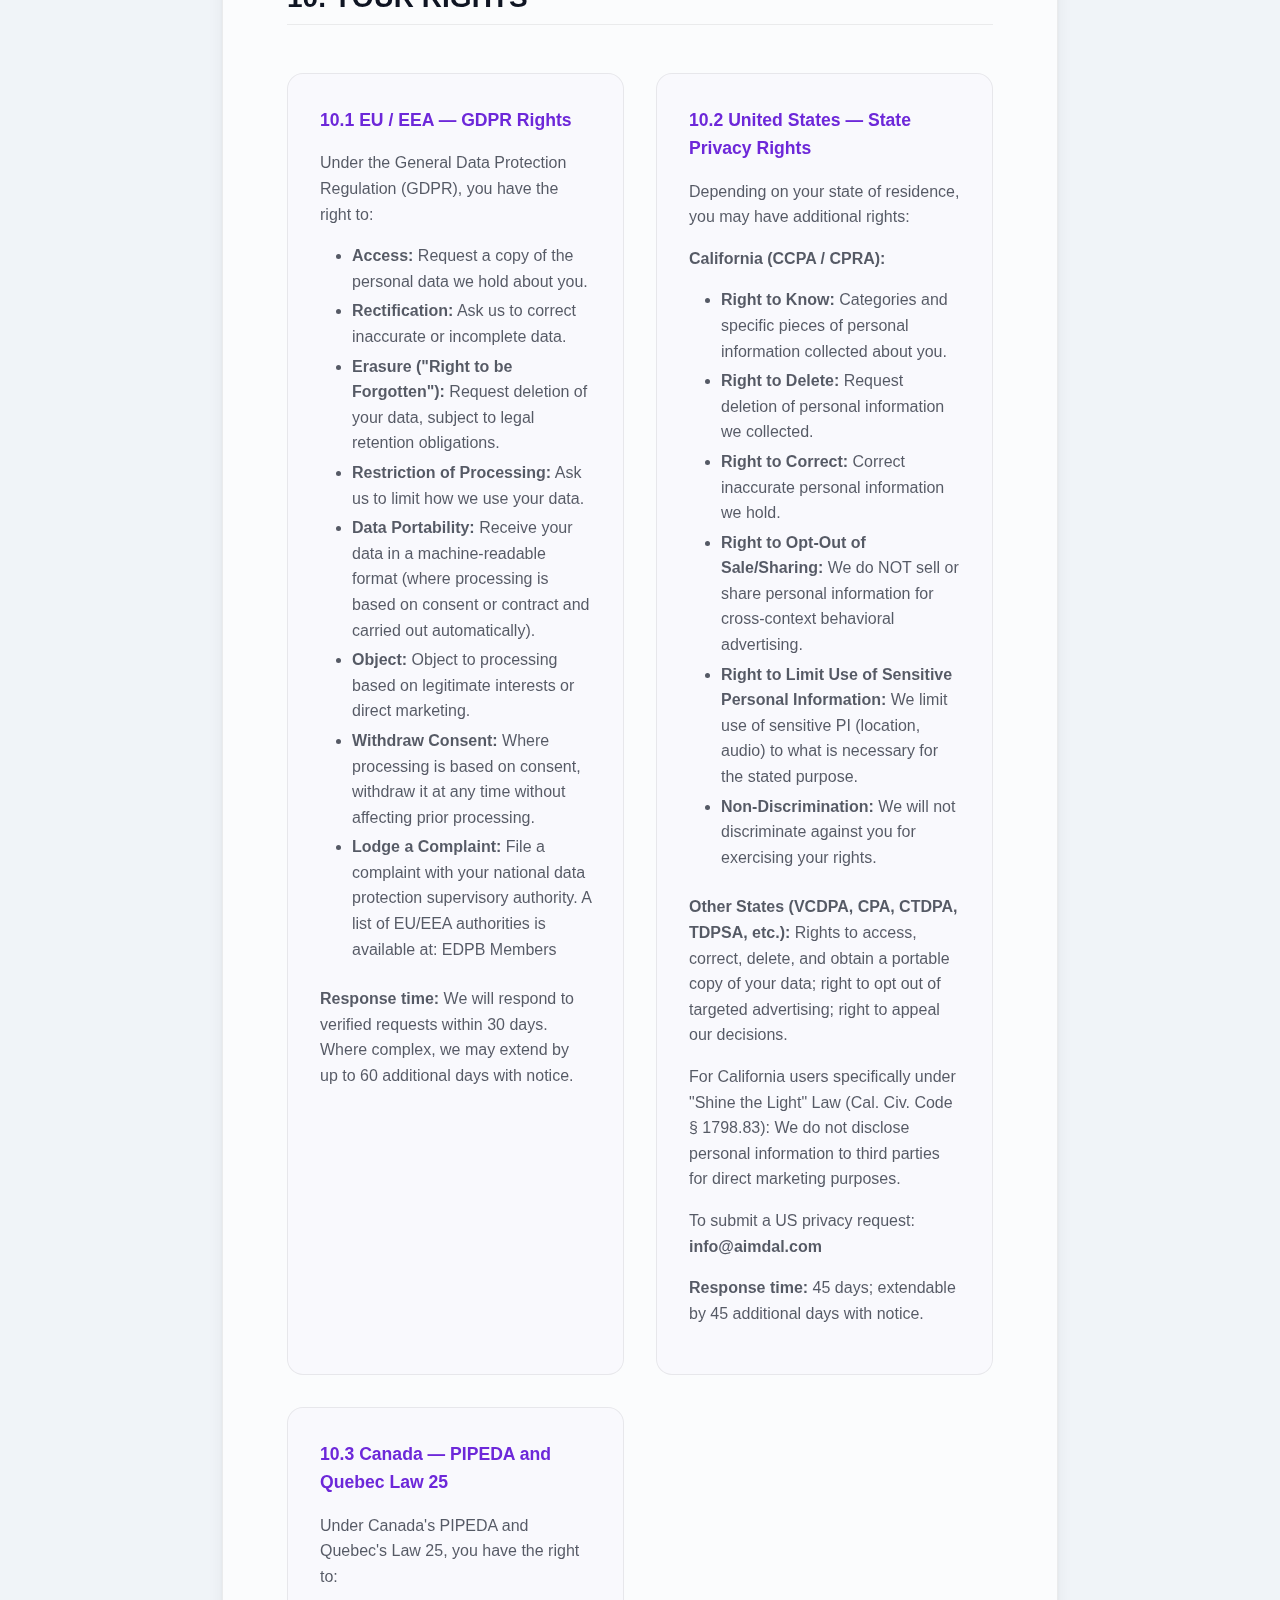
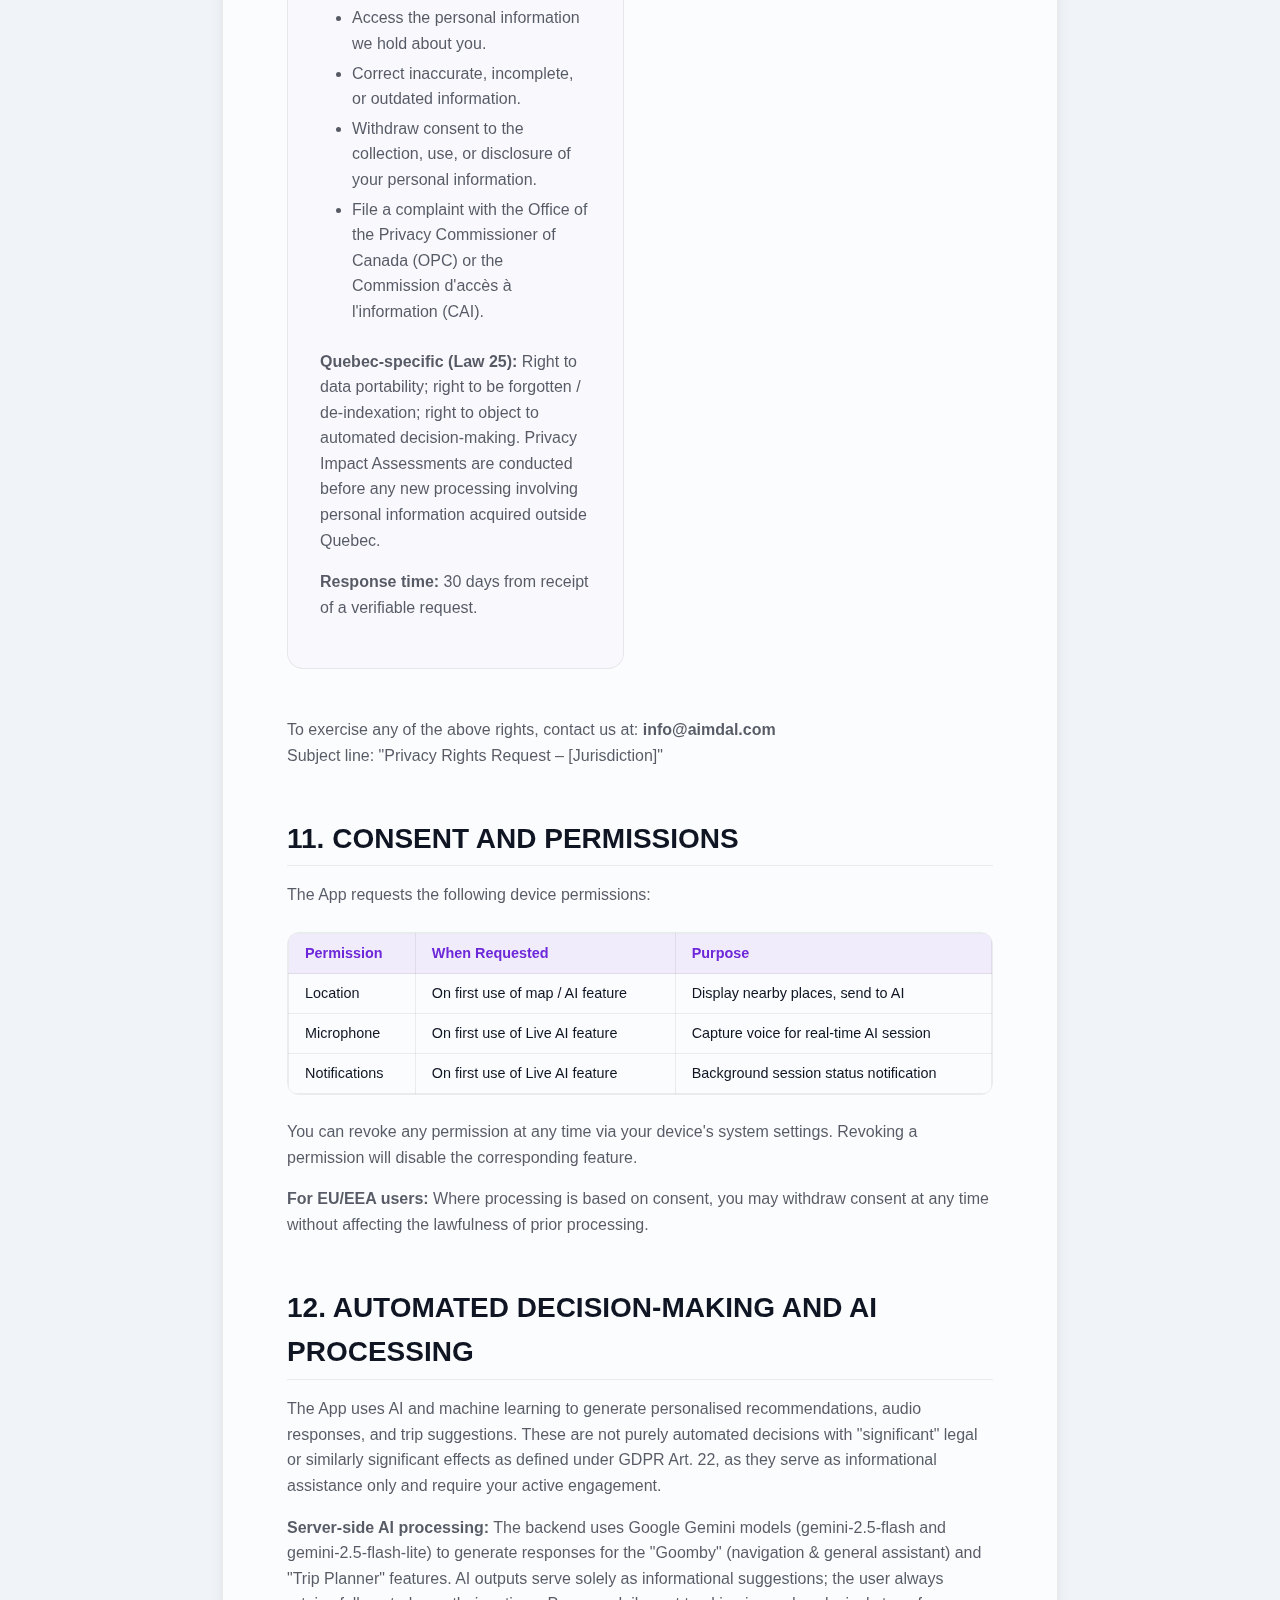
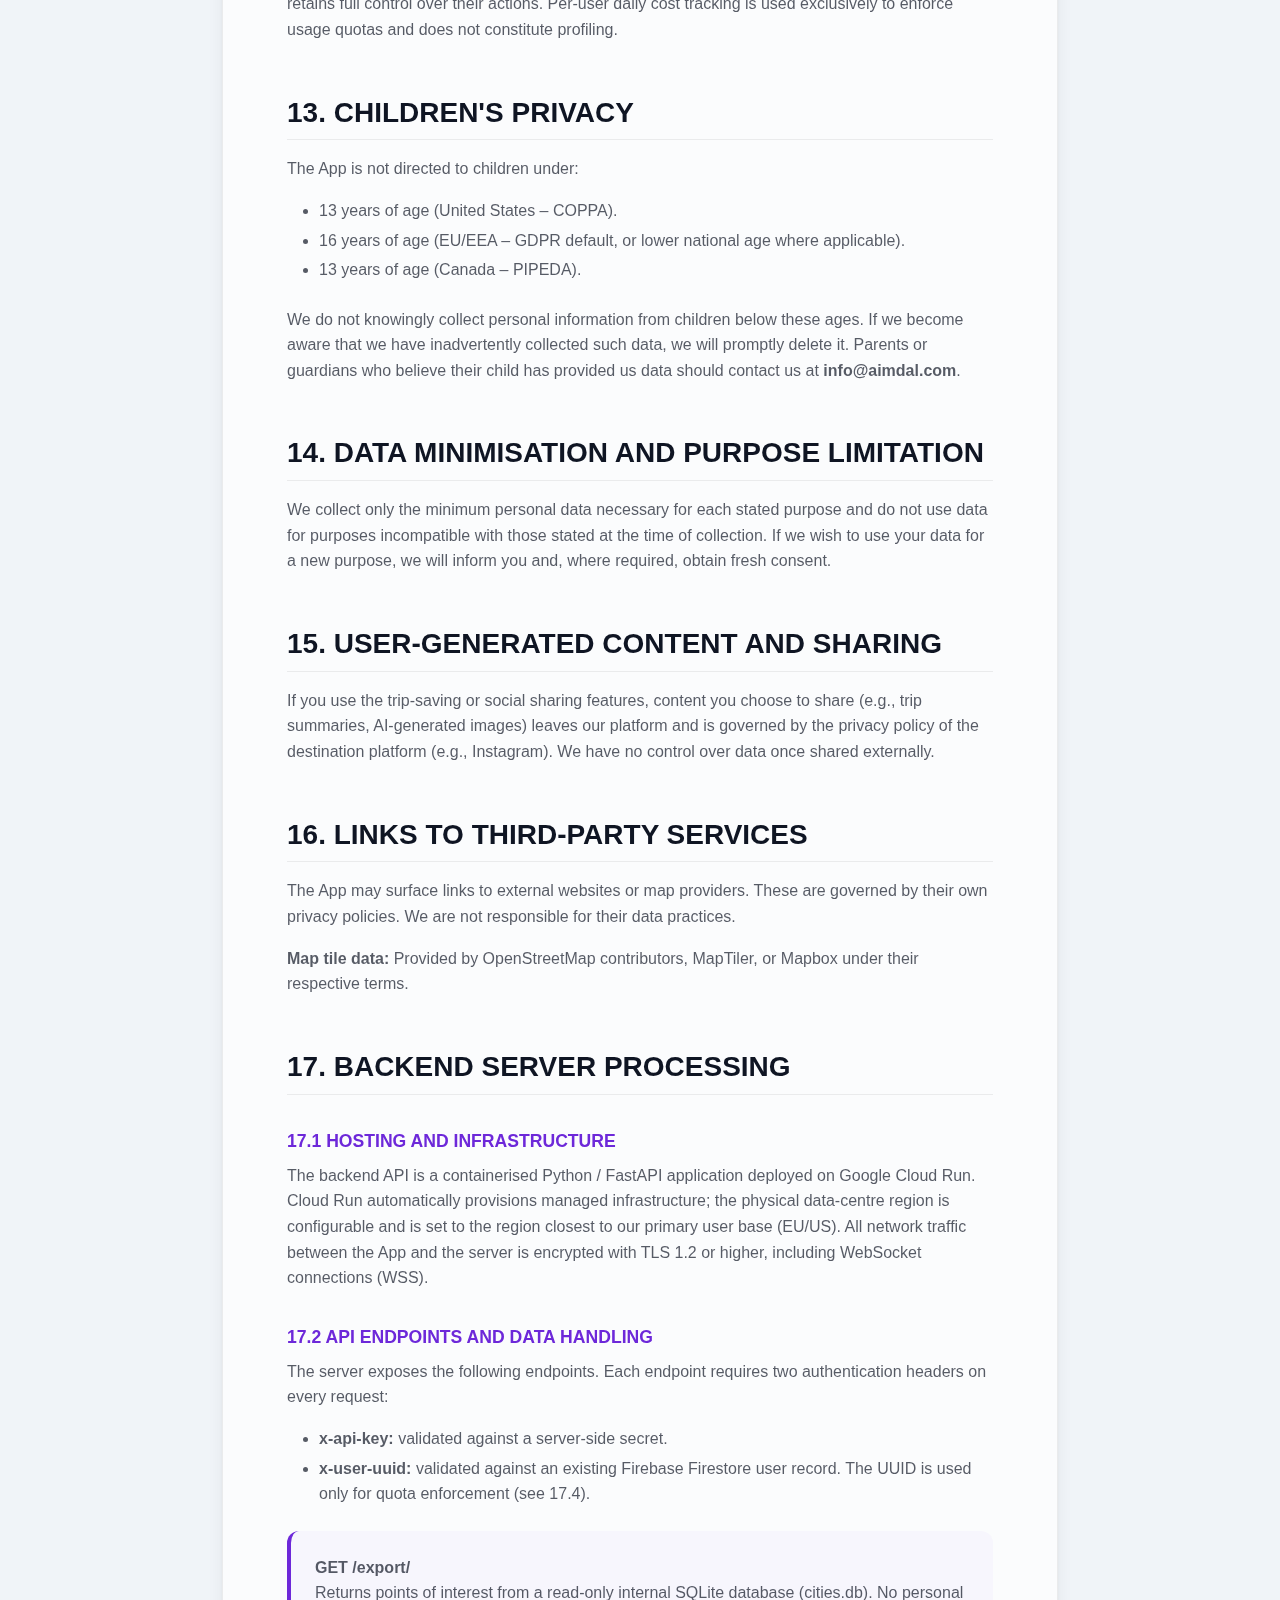
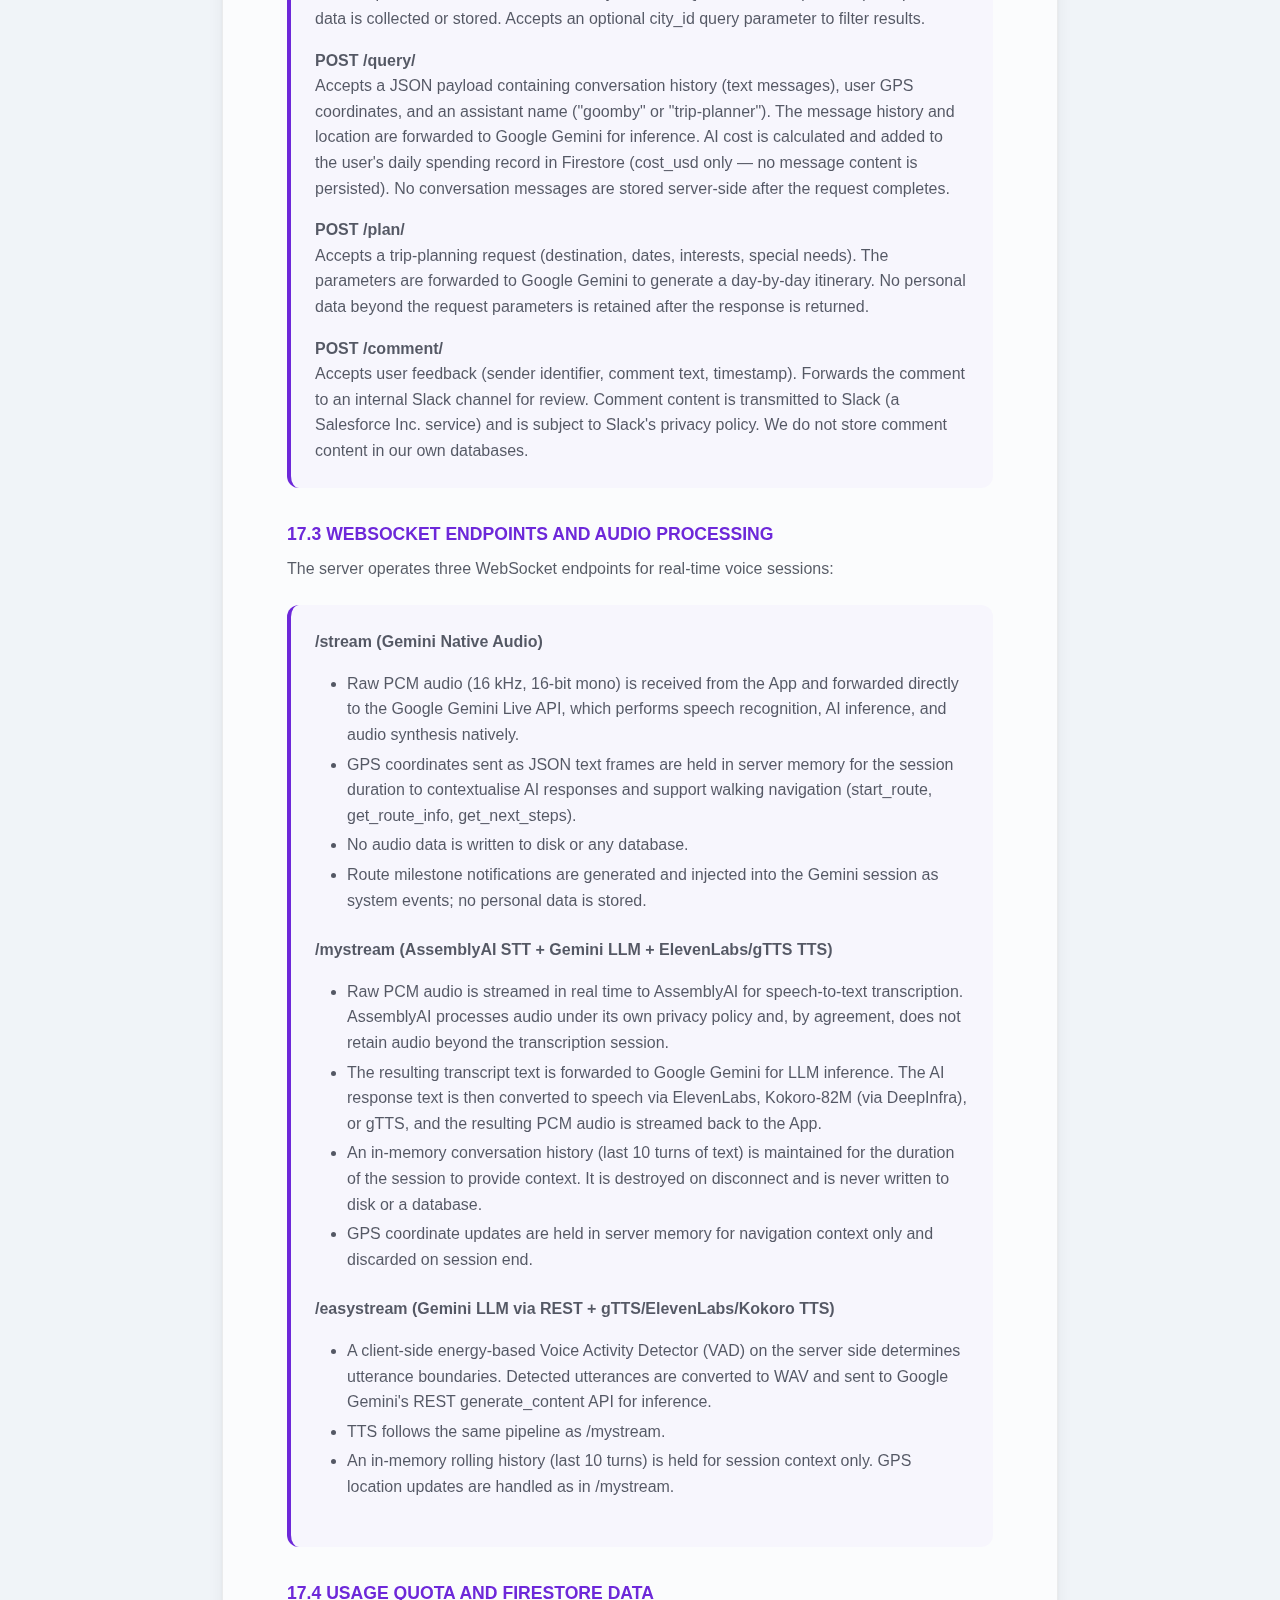
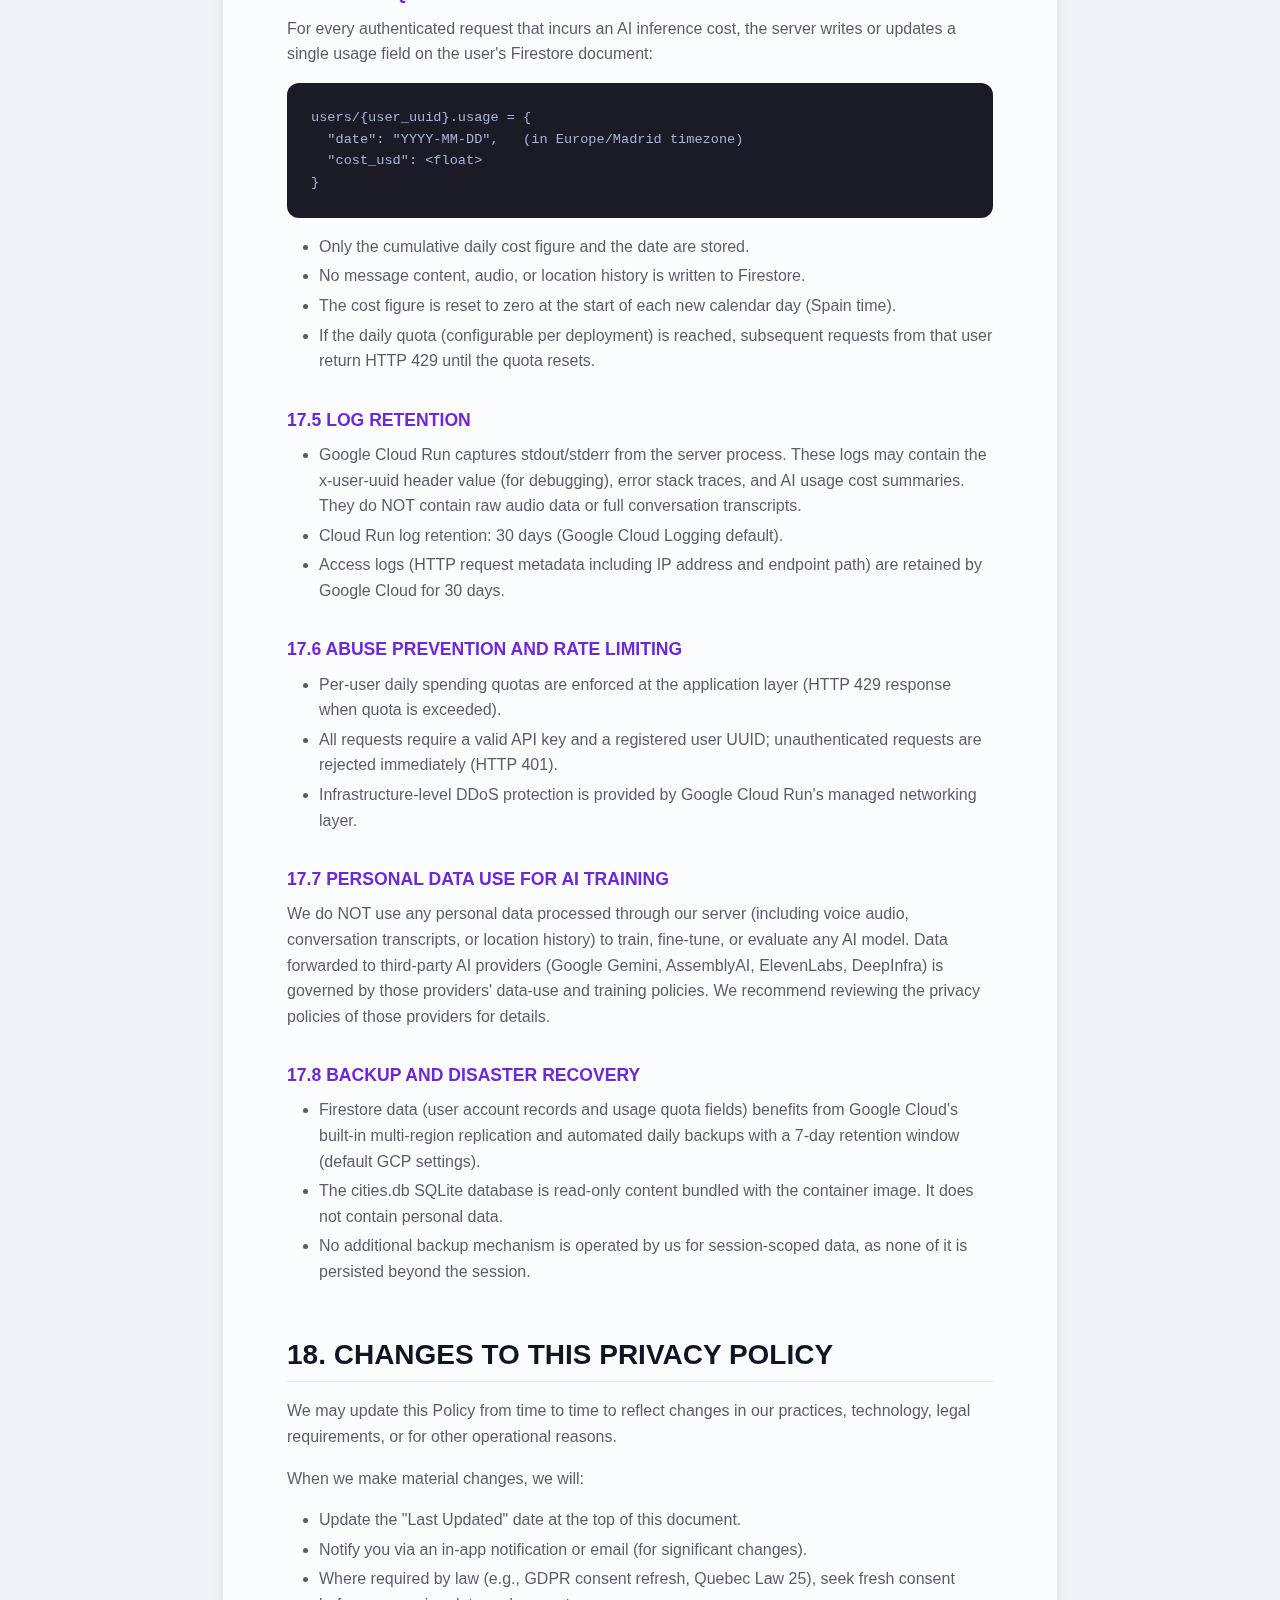
<file: privacy.html>
<!DOCTYPE html>
<html lang="en">

<head>
    <meta charset="UTF-8">
    <meta name="viewport" content="width=device-width, initial-scale=1.0">
    <meta name="description" content="Privacy Policy for Aimdal - Your AI-powered travel companion.">
    <title>Privacy Policy - Aimdal</title>

    <!-- Google Fonts -->
    <link rel="preconnect" href="https://fonts.googleapis.com">
    <link rel="preconnect" href="https://fonts.gstatic.com" crossorigin>
    <link
        href="https://fonts.googleapis.com/css2?family=Inter:wght@300;400;500;600;700;800&family=Space+Grotesk:wght@400;500;600;700&display=swap"
        rel="stylesheet">

    <!-- Stylesheet -->
    <link rel="stylesheet" href="styles.css">
</head>

<body class="policy-page">
    <!-- Animated Background -->
    <div id="particles-container" class="particles-bg"></div>

    <!-- Navigation -->
    <nav id="navbar" class="navbar scrolled">
        <div class="nav-container">
            <a href="index.html" class="nav-logo">
                <span class="logo-icon">◈</span>
                <span class="logo-text">Aimdal</span>
            </a>
            <ul class="nav-links">
                <li><a href="index.html#features" class="nav-link">Features</a></li>
                <li><a href="insights.html" class="nav-link">Insights</a></li>
                <li><a href="index.html#experience" class="nav-link">Experience</a></li>
                <li><a href="index.html#how-it-works" class="nav-link">How It Works</a></li>
                <li><a href="privacy.html" class="nav-link active">Privacy</a></li>
                <li><a href="terms.html" class="nav-link">Terms</a></li>
                <li><a href="contact.html" class="nav-link">Contact</a></li>
                <li><a href="download.html" class="nav-link nav-cta">Download App</a></li>
            </ul>
            <button id="mobile-menu-btn" class="mobile-menu-btn" aria-label="Toggle menu">
                <span></span><span></span><span></span>
            </button>
        </div>
    </nav>

    <header class="policy-hero">
        <div class="section-container">
            <span class="section-tag">Legal</span>
            <h1 class="section-title">Privacy <span class="gradient-text">Policy</span></h1>
            <p class="last-updated">Last Updated: February 22, 2026</p>
        </div>
    </header>

    <main class="policy-container">
        <article class="policy-content">
            <section class="policy-intro">
                <div class="policy-meta-grid">
                    <p><strong>Application Name:</strong> Aimdal</p>
                    <p><strong>Legal Entity Name:</strong> Aimdal</p>
                    <p><strong>Contact Email:</strong> info@aimdal.com</p>
                    <p><strong>Effective Date:</strong> March 1, 2026</p>
                </div>

                <p>This Privacy Policy applies to the mobile application (the "App") and any associated backend services
                    operated by <strong>Aimdal</strong> ("we", "us", or "our"). It covers users located in the European
                    Union / European Economic Area (EU/EEA), the United States (US), and Canada.</p>

                <p>If there is a conflict between local law and this Policy, the more protective standard applies to
                    users in that jurisdiction.</p>
            </section>

            <hr>

            <section id="section-1">
                <h2>1. WHO WE ARE AND HOW TO CONTACT US</h2>
                <p><strong>Data Controller (EU/EEA users):</strong><br>
                    info@aimdal.com</p>

                <p><strong>EU Representative (if applicable):</strong><br>
                    info@aimdal.com</p>

                <p><strong>Data Protection Officer (DPO) (if applicable):</strong><br>
                    info@aimdal.com</p>

                <p><strong>Canadian Privacy Officer:</strong><br>
                    info@aimdal.com</p>

                <p><strong>US Privacy Contact:</strong><br>
                    info@aimdal.com</p>

                <p>For any privacy-related inquiries, requests, or complaints, please contact us at:
                    <strong>info@aimdal.com</strong>
                </p>
            </section>

            <section id="section-2">
                <h2>2. SCOPE OF THIS POLICY</h2>
                <p>This Policy describes:</p>
                <ul>
                    <li>What personal data we collect from you.</li>
                    <li>How and why we collect it.</li>
                    <li>How we store, process, and protect it.</li>
                    <li>With whom we share it.</li>
                    <li>How long we retain it.</li>
                    <li>Your rights and how to exercise them.</li>
                    <li>Jurisdiction-specific disclosures (EU/EEA, US, Canada).</li>
                </ul>
                <p>This Policy does NOT apply to third-party websites or services linked from the App. We encourage you
                    to review their privacy policies independently.</p>
            </section>

            <section id="section-3">
                <h2>3. WHAT DATA WE COLLECT AND WHY</h2>

                <h3>3.1 ACCOUNT AND IDENTITY DATA</h3>
                <ul>
                    <li>Email address (when signing up with email/password).</li>
                    <li>Display name / username (optional, set by the user).</li>
                    <li>Google account name and profile picture (if using Google Sign-In).</li>
                    <li>Firebase User UID (unique identifier assigned automatically).</li>
                </ul>
                <p><strong>Purpose:</strong> To create and manage your account, authenticate you, and personalise your
                    experience.</p>
                <p><strong>Legal Basis (EU):</strong> Art. 6(1)(b) GDPR – performance of a contract.</p>

                <h3>3.2 USER PREFERENCES AND QUESTIONNAIRE DATA</h3>
                <ul>
                    <li>Interests selected during the onboarding questionnaire (e.g., Museums, Parks, Restaurants, Art,
                        etc.).</li>
                    <li>Questionnaire completion timestamp.</li>
                </ul>
                <p><strong>Purpose:</strong> To personalise AI-generated recommendations and map content.</p>
                <p><strong>Legal Basis (EU):</strong> Art. 6(1)(b) GDPR – performance of a contract; Art. 6(1)(a) GDPR –
                    consent (where obtained explicitly).</p>

                <h3>3.3 PRECISE LOCATION DATA</h3>
                <ul>
                    <li>GPS latitude and longitude, updated in real time during active sessions.</li>
                    <li>Location timestamps sent to the server every ~10 seconds while the Live AI audio feature is
                        active.</li>
                </ul>
                <p><strong>Purpose:</strong> To provide location-aware AI responses, display relevant map markers, plan
                    trips, and surface nearby points of interest.</p>
                <p><strong>Legal Basis (EU):</strong> Art. 6(1)(a) GDPR – explicit consent via OS permission prompt.
                    Users may revoke this permission at any time in device settings.</p>
                <p><strong>US Note:</strong> Location data is considered sensitive under several state laws (see Section
                    10). We do not sell precise location data.</p>
                <p><strong>Canada Note:</strong> Location data is collected only with meaningful consent and is not used
                    for profiling beyond the stated purpose.</p>

                <h3>3.4 AUDIO DATA (MICROPHONE)</h3>
                <ul>
                    <li>Real-time audio captured from the device microphone during active Live AI sessions.</li>
                    <li>Audio is streamed via encrypted WebSocket to our server for processing.</li>
                    <li>Raw audio is NOT retained by our server after processing. Audio bytes streamed through the
                        WebSocket endpoints are forwarded in real time to the speech-to-text provider (AssemblyAI) and
                        immediately discarded. We do not store, archive, or use raw audio for model training.</li>
                </ul>
                <p><strong>Purpose:</strong> To enable real-time, voice-activated AI assistance and to return
                    contextualised spoken responses.</p>
                <p><strong>Legal Basis (EU):</strong> Art. 6(1)(a) GDPR – explicit consent via OS permission prompt.
                    Audio capture only starts when the user actively initiates a session.</p>
                <p><strong>Important:</strong> We request microphone permission only when the Live AI feature is first
                    used. The microphone is deactivated as soon as the session ends.</p>

                <h3>3.5 DEVICE AND TECHNICAL DATA</h3>
                <ul>
                    <li>Device operating system and version (iOS / Android).</li>
                    <li>Anonymous device identifiers used by Firebase and RevenueCat.</li>
                    <li>App version and build number.</li>
                    <li>Crash logs and performance diagnostics (Firebase Crashlytics / RevenueCat).</li>
                    <li>IP address (collected by our servers and third-party services on each request).</li>
                </ul>
                <p><strong>Purpose:</strong> To maintain app stability, debug issues, and improve performance.</p>
                <p><strong>Legal Basis (EU):</strong> Art. 6(1)(f) GDPR – legitimate interests.</p>

                <h3>3.6 SUBSCRIPTION AND PAYMENT DATA</h3>
                <ul>
                    <li>Subscription status (free / pro).</li>
                    <li>Purchase history and entitlement records managed by RevenueCat.</li>
                </ul>
                <p><strong>Note:</strong> Payment card details are NOT collected or stored by us. All payment processing
                    is handled exclusively by Apple App Store / Google Play. We only receive anonymised transaction
                    references and entitlement status.</p>
                <p><strong>Purpose:</strong> To gate premium features and manage subscriptions.</p>
                <p><strong>Legal Basis (EU):</strong> Art. 6(1)(b) GDPR – performance of a contract.</p>

                <h3>3.7 USAGE AND INTERACTION DATA</h3>
                <ul>
                    <li>Chat messages sent to the AI (text prompts, voice transcripts).</li>
                    <li>Points of interest browsed and interactions with map markers.</li>
                    <li>Trip planning queries and saved trips.</li>
                </ul>
                <p><strong>Server-side conversation state:</strong> During an active WebSocket session the server
                    maintains an in-memory conversation history (up to the last 10 turns) to provide context to the AI
                    model. This in-memory history is destroyed when the session ends and is never written to disk or any
                    database on our side. We do NOT use conversation content to train or fine-tune AI models. Daily
                    per-user AI cost is accumulated in Firestore (field: usage.cost_usd) solely for quota enforcement
                    and is not linked to message content.</p>
                <p><strong>Purpose:</strong> To deliver AI responses, maintain conversation continuity, and improve the
                    service.</p>
                <p><strong>Legal Basis (EU):</strong> Art. 6(1)(b) GDPR – performance of a contract; Art. 6(1)(a) GDPR –
                    consent where required.</p>

                <h3>3.8 SOCIAL SHARING DATA</h3>
                <p>When using the "Share to Instagram Stories" feature, a generated image is created on-device and
                    shared through the Instagram app. No content is transmitted to us in this process.</p>
            </section>

            <section id="section-4">
                <h2>4. HOW WE COLLECT DATA</h2>
                <ul>
                    <li><strong>Directly from you:</strong> account registration, questionnaire, in-app inputs, voice
                        sessions.</li>
                    <li><strong>Automatically:</strong> location services, device sensors, app analytics.</li>
                    <li><strong>From third parties:</strong> Google Sign-In (Google LLC), Firebase (Google LLC),
                        RevenueCat Inc., Apple and Google Play billing systems.</li>
                </ul>
            </section>

            <section id="section-5">
                <h2>5. THIRD-PARTY SERVICE PROVIDERS (SUB-PROCESSORS)</h2>
                <p>We share data with the following trusted third parties to operate the App. Where required by GDPR, we
                    have Data Processing Agreements (DPAs) in place.</p>
                <div class="table-container">
                    <table>
                        <thead>
                            <tr>
                                <th>Provider</th>
                                <th>Purpose</th>
                                <th>Data Shared</th>
                                <th>Location</th>
                            </tr>
                        </thead>
                        <tbody>
                            <tr>
                                <td>Google Firebase (Google LLC)</td>
                                <td>Authentication, database (Firestore), crash reporting (Crashlytics), analytics</td>
                                <td>Email, UID, preferences, device info, crash logs</td>
                                <td>USA (+ EU SCC)</td>
                            </tr>
                            <tr>
                                <td>Google Sign-In (Google LLC)</td>
                                <td>Social login</td>
                                <td>Google account info (name, profile picture)</td>
                                <td>USA (+ EU SCC)</td>
                            </tr>
                            <tr>
                                <td>RevenueCat Inc.</td>
                                <td>Subscription / payment management, entitlement tracking</td>
                                <td>Firebase UID, purchase info, subscription status</td>
                                <td>USA (+ EU SCC)</td>
                            </tr>
                            <tr>
                                <td>Apple / Google</td>
                                <td>App distribution and billing</td>
                                <td>Payment transaction data</td>
                                <td>Various</td>
                            </tr>
                            <tr>
                                <td>Google Gemini (Google LLC)</td>
                                <td>LLM text & audio inference</td>
                                <td>Text prompts, location context</td>
                                <td>USA (+ EU SCC)</td>
                            </tr>
                            <tr>
                                <td>AssemblyAI Inc.</td>
                                <td>Real-time speech-to-text transcription</td>
                                <td>Raw voice audio (in-transit only, not retained)</td>
                                <td>USA (+ EU SCC)</td>
                            </tr>
                            <tr>
                                <td>ElevenLabs Inc.</td>
                                <td>Text-to-speech synthesis (voices)</td>
                                <td>Text strings only</td>
                                <td>USA (+ EU SCC)</td>
                            </tr>
                            <tr>
                                <td>DeepInfra Inc.</td>
                                <td>Alternative TTS via Kokoro-82M model</td>
                                <td>Text strings only</td>
                                <td>USA (+ EU SCC)</td>
                            </tr>
                            <tr>
                                <td>Google Text-to-Speech (gTTS)</td>
                                <td>Fallback TTS synthesis</td>
                                <td>Text strings only</td>
                                <td>USA (+ EU SCC)</td>
                            </tr>
                            <tr>
                                <td>Google Maps Platform (Google)</td>
                                <td>Place search, geocoding, directions, elevation</td>
                                <td>Location coordinates, IP address</td>
                                <td>USA (+ EU SCC)</td>
                            </tr>
                            <tr>
                                <td>OpenWeatherMap (QCRI)</td>
                                <td>Weather data queries</td>
                                <td>Location coordinates</td>
                                <td>EU</td>
                            </tr>
                            <tr>
                                <td>ESRI ArcGIS (Esri)</td>
                                <td>Map tile and geospatial services</td>
                                <td>IP address, map coordinates</td>
                                <td>USA (+ EU SCC)</td>
                            </tr>
                            <tr>
                                <td>Google Cloud Run (Google)</td>
                                <td>Backend API hosting and container orchestration</td>
                                <td>All data in transit, access logs</td>
                                <td>USA / EU</td>
                            </tr>
                        </tbody>
                    </table>
                </div>
                <p><strong>EU/EEA transfers:</strong> Where providers are located outside the EU/EEA (e.g., USA), we
                    rely on Standard Contractual Clauses (SCCs) approved by the European Commission, or other adequacy
                    mechanisms, as the legal transfer mechanism.</p>
            </section>

            <section id="section-6">
                <h2>6. INTERNATIONAL DATA TRANSFERS</h2>
                <p>Your data may be transferred to and processed in countries outside your country of residence,
                    including the United States, where data protection laws may differ from those in your country.</p>
                <p><strong>For EU/EEA users:</strong> Transfers are protected under the EU Standard Contractual Clauses
                    (SCCs) adopted by the European Commission (Decision 2021/914). Where applicable, we rely on adequacy
                    decisions (e.g., EU-US Data Privacy Framework) or Binding Corporate Rules.</p>
                <p><strong>For Canadian users (PIPEDA / Quebec Law 25):</strong> We execute Privacy Impact Assessments
                    (PIAs) when required and rely on contractual protections before transferring data outside Canada.
                </p>
                <p><strong>For US users:</strong> We comply with applicable state law requirements regarding
                    cross-border data transfers.</p>
            </section>

            <section id="section-7">
                <h2>7. DATA RETENTION</h2>
                <div class="table-container">
                    <table>
                        <thead>
                            <tr>
                                <th>Data Category</th>
                                <th>Retention Period</th>
                            </tr>
                        </thead>
                        <tbody>
                            <tr>
                                <td>Account data</td>
                                <td>Until account deletion + 30 days</td>
                            </tr>
                            <tr>
                                <td>Questionnaire answers</td>
                                <td>Until account deletion</td>
                            </tr>
                            <tr>
                                <td>Location data (in-session)</td>
                                <td>Held in server memory for session duration only; purged on disconnect. Not written
                                    to any database.</td>
                            </tr>
                            <tr>
                                <td>Audio data</td>
                                <td>Processed in real time and immediately discarded. Not stored server-side.</td>
                            </tr>
                            <tr>
                                <td>Chat/conversation history</td>
                                <td>Held in server memory (last 10 turns) for session duration only; purged on
                                    disconnect. Not persisted.</td>
                            </tr>
                            <tr>
                                <td>Subscription records</td>
                                <td>7 years (legal/financial compliance)</td>
                            </tr>
                            <tr>
                                <td>Crash / diagnostic logs</td>
                                <td>90 days</td>
                            </tr>
                            <tr>
                                <td>Deleted account data</td>
                                <td>Purged within 30 days of deletion request</td>
                            </tr>
                        </tbody>
                    </table>
                </div>
                <p>We will not retain personal data longer than necessary for the stated purpose or as required by
                    applicable law.</p>
            </section>

            <section id="section-8">
                <h2>8. SECURITY</h2>
                <p>We implement the following technical and organisational measures to protect your data:</p>
                <ul>
                    <li>All data in transit is encrypted using TLS 1.2 or higher.</li>
                    <li>Audio streams use encrypted WebSocket connections (WSS).</li>
                    <li>Firebase Firestore data is protected by Firebase Security Rules.</li>
                    <li>API access is authenticated using a shared API key (x-api-key header) and per-user Firebase UID
                        verification (x-user-uuid header) on every request.</li>
                    <li>Per-user daily spending quotas are enforced server-side (HTTP 429) to limit abuse and control AI
                        inference costs.</li>
                    <li>Access to production systems (Google Cloud Run, Firestore) is restricted to authorised personnel
                        via Google Cloud IAM.</li>
                    <li>Data at rest in Google Cloud Firestore and Cloud Run infrastructure is encrypted by default
                        using AES-256 managed by Google.</li>
                    <li>Secret keys (API keys, service credentials) are managed via environment variables injected at
                        deployment time through Google Cloud Run secrets.</li>
                </ul>
                <p>No method of electronic transmission or storage is 100% secure. If you believe your data has been
                    compromised, contact us immediately at: <strong>info@aimdal.com</strong></p>
                <p>In the event of a personal data breach, we will notify affected users and, where required,
                    supervisory authorities within:</p>
                <ul>
                    <li><strong>EU/EEA:</strong> 72 hours of becoming aware (Art. 33 GDPR).</li>
                    <li><strong>Canada:</strong> "as soon as feasible" after determining a real risk of significant harm
                        (PIPEDA).</li>
                    <li><strong>US:</strong> According to applicable state breach notification laws.</li>
                </ul>
            </section>

            <section id="section-9">
                <h2>9. COOKIES AND TRACKING TECHNOLOGIES</h2>
                <p>The App is a native mobile application and does not use browser cookies. However, we and our
                    third-party partners may use:</p>
                <ul>
                    <li>Firebase Analytics SDKs: To collect aggregate usage statistics.</li>
                    <li>RevenueCat SDKs: To track subscription events.</li>
                </ul>
                <p>You may opt out of analytics tracking via your device's privacy settings (e.g., "Limit Ad Tracking"
                    on iOS, "Opt out of Ads Personalisation" on Android).</p>
            </section>

            <section id="section-10">
                <h2>10. YOUR RIGHTS</h2>

                <div class="rights-grid">
                    <div class="rights-column">
                        <h3>10.1 EU / EEA — GDPR Rights</h3>
                        <p>Under the General Data Protection Regulation (GDPR), you have the right to:</p>
                        <ul>
                            <li><strong>Access:</strong> Request a copy of the personal data we hold about you.</li>
                            <li><strong>Rectification:</strong> Ask us to correct inaccurate or incomplete data.</li>
                            <li><strong>Erasure ("Right to be Forgotten"):</strong> Request deletion of your data,
                                subject to legal retention obligations.</li>
                            <li><strong>Restriction of Processing:</strong> Ask us to limit how we use your data.</li>
                            <li><strong>Data Portability:</strong> Receive your data in a machine-readable format (where
                                processing is based on consent or contract and carried out automatically).</li>
                            <li><strong>Object:</strong> Object to processing based on legitimate interests or direct
                                marketing.</li>
                            <li><strong>Withdraw Consent:</strong> Where processing is based on consent, withdraw it at
                                any time without affecting prior processing.</li>
                            <li><strong>Lodge a Complaint:</strong> File a complaint with your national data protection
                                supervisory authority. A list of EU/EEA authorities is available at: <a
                                    href="https://edpb.europa.eu/about-edpb/about-edpb/members_en" target="_blank">EDPB
                                    Members</a></li>
                        </ul>
                        <p><strong>Response time:</strong> We will respond to verified requests within 30 days. Where
                            complex, we may extend by up to 60 additional days with notice.</p>
                    </div>

                    <div class="rights-column">
                        <h3>10.2 United States — State Privacy Rights</h3>
                        <p>Depending on your state of residence, you may have additional rights:</p>
                        <p><strong>California (CCPA / CPRA):</strong></p>
                        <ul>
                            <li><strong>Right to Know:</strong> Categories and specific pieces of personal information
                                collected about you.</li>
                            <li><strong>Right to Delete:</strong> Request deletion of personal information we collected.
                            </li>
                            <li><strong>Right to Correct:</strong> Correct inaccurate personal information we hold.</li>
                            <li><strong>Right to Opt-Out of Sale/Sharing:</strong> We do NOT sell or share personal
                                information for cross-context behavioral advertising.</li>
                            <li><strong>Right to Limit Use of Sensitive Personal Information:</strong> We limit use of
                                sensitive PI (location, audio) to what is necessary for the stated purpose.</li>
                            <li><strong>Non-Discrimination:</strong> We will not discriminate against you for exercising
                                your rights.</li>
                        </ul>
                        <p><strong>Other States (VCDPA, CPA, CTDPA, TDPSA, etc.):</strong> Rights to access, correct,
                            delete, and obtain a portable copy of your data; right to opt out of targeted advertising;
                            right to appeal our decisions.</p>
                        <p>For California users specifically under "Shine the Light" Law (Cal. Civ. Code § 1798.83): We
                            do not disclose personal information to third parties for direct marketing purposes.</p>
                        <p>To submit a US privacy request: <strong>info@aimdal.com</strong></p>
                        <p><strong>Response time:</strong> 45 days; extendable by 45 additional days with notice.</p>
                    </div>

                    <div class="rights-column">
                        <h3>10.3 Canada — PIPEDA and Quebec Law 25</h3>
                        <p>Under Canada's PIPEDA and Quebec's Law 25, you have the right to:</p>
                        <ul>
                            <li>Access the personal information we hold about you.</li>
                            <li>Correct inaccurate, incomplete, or outdated information.</li>
                            <li>Withdraw consent to the collection, use, or disclosure of your personal information.
                            </li>
                            <li>File a complaint with the Office of the Privacy Commissioner of Canada (OPC) or the
                                Commission d'accès à l'information (CAI).</li>
                        </ul>
                        <p><strong>Quebec-specific (Law 25):</strong> Right to data portability; right to be forgotten /
                            de-indexation; right to object to automated decision-making. Privacy Impact Assessments are
                            conducted before any new processing involving personal information acquired outside Quebec.
                        </p>
                        <p><strong>Response time:</strong> 30 days from receipt of a verifiable request.</p>
                    </div>
                </div>

                <p>To exercise any of the above rights, contact us at: <strong>info@aimdal.com</strong><br>
                    Subject line: "Privacy Rights Request – [Jurisdiction]"</p>
            </section>

            <section id="section-11">
                <h2>11. CONSENT AND PERMISSIONS</h2>
                <p>The App requests the following device permissions:</p>
                <div class="table-container">
                    <table>
                        <thead>
                            <tr>
                                <th>Permission</th>
                                <th>When Requested</th>
                                <th>Purpose</th>
                            </tr>
                        </thead>
                        <tbody>
                            <tr>
                                <td>Location</td>
                                <td>On first use of map / AI feature</td>
                                <td>Display nearby places, send to AI</td>
                            </tr>
                            <tr>
                                <td>Microphone</td>
                                <td>On first use of Live AI feature</td>
                                <td>Capture voice for real-time AI session</td>
                            </tr>
                            <tr>
                                <td>Notifications</td>
                                <td>On first use of Live AI feature</td>
                                <td>Background session status notification</td>
                            </tr>
                        </tbody>
                    </table>
                </div>
                <p>You can revoke any permission at any time via your device's system settings. Revoking a permission
                    will disable the corresponding feature.</p>
                <p><strong>For EU/EEA users:</strong> Where processing is based on consent, you may withdraw consent at
                    any time without affecting the lawfulness of prior processing.</p>
            </section>

            <section id="section-12">
                <h2>12. AUTOMATED DECISION-MAKING AND AI PROCESSING</h2>
                <p>The App uses AI and machine learning to generate personalised recommendations, audio responses, and
                    trip suggestions. These are not purely automated decisions with "significant" legal or similarly
                    significant effects as defined under GDPR Art. 22, as they serve as informational assistance only
                    and require your active engagement.</p>
                <p><strong>Server-side AI processing:</strong> The backend uses Google Gemini models (gemini-2.5-flash
                    and gemini-2.5-flash-lite) to generate responses for the "Goomby" (navigation & general assistant)
                    and "Trip Planner" features. AI outputs serve solely as informational suggestions; the user always
                    retains full control over their actions. Per-user daily cost tracking is used exclusively to enforce
                    usage quotas and does not constitute profiling.</p>
            </section>

            <section id="section-13">
                <h2>13. CHILDREN'S PRIVACY</h2>
                <p>The App is not directed to children under:</p>
                <ul>
                    <li>13 years of age (United States – COPPA).</li>
                    <li>16 years of age (EU/EEA – GDPR default, or lower national age where applicable).</li>
                    <li>13 years of age (Canada – PIPEDA).</li>
                </ul>
                <p>We do not knowingly collect personal information from children below these ages. If we become aware
                    that we have inadvertently collected such data, we will promptly delete it. Parents or guardians who
                    believe their child has provided us data should contact us at <strong>info@aimdal.com</strong>.</p>
            </section>

            <section id="section-14">
                <h2>14. DATA MINIMISATION AND PURPOSE LIMITATION</h2>
                <p>We collect only the minimum personal data necessary for each stated purpose and do not use data for
                    purposes incompatible with those stated at the time of collection. If we wish to use your data for a
                    new purpose, we will inform you and, where required, obtain fresh consent.</p>
            </section>

            <section id="section-15">
                <h2>15. USER-GENERATED CONTENT AND SHARING</h2>
                <p>If you use the trip-saving or social sharing features, content you choose to share (e.g., trip
                    summaries, AI-generated images) leaves our platform and is governed by the privacy policy of the
                    destination platform (e.g., Instagram). We have no control over data once shared externally.</p>
            </section>

            <section id="section-16">
                <h2>16. LINKS TO THIRD-PARTY SERVICES</h2>
                <p>The App may surface links to external websites or map providers. These are governed by their own
                    privacy policies. We are not responsible for their data practices.</p>
                <p><strong>Map tile data:</strong> Provided by OpenStreetMap contributors, MapTiler, or Mapbox under
                    their respective terms.</p>
            </section>

            <section id="section-17">
                <h2>17. BACKEND SERVER PROCESSING</h2>

                <h3>17.1 HOSTING AND INFRASTRUCTURE</h3>
                <p>The backend API is a containerised Python / FastAPI application deployed on Google Cloud Run. Cloud
                    Run automatically provisions managed infrastructure; the physical data-centre region is configurable
                    and is set to the region closest to our primary user base (EU/US). All network traffic between the
                    App and the server is encrypted with TLS 1.2 or higher, including WebSocket connections (WSS).</p>

                <h3>17.2 API ENDPOINTS AND DATA HANDLING</h3>
                <p>The server exposes the following endpoints. Each endpoint requires two authentication headers on
                    every request:</p>
                <ul>
                    <li><strong>x-api-key:</strong> validated against a server-side secret.</li>
                    <li><strong>x-user-uuid:</strong> validated against an existing Firebase Firestore user record. The
                        UUID is used only for quota enforcement (see 17.4).</li>
                </ul>

                <div class="endpoint-details">
                    <p><strong>GET /export/</strong><br>
                        Returns points of interest from a read-only internal SQLite database (cities.db). No personal
                        data is collected or stored. Accepts an optional city_id query parameter to filter results.</p>

                    <p><strong>POST /query/</strong><br>
                        Accepts a JSON payload containing conversation history (text messages), user GPS coordinates,
                        and an assistant name ("goomby" or "trip-planner"). The message history and location are
                        forwarded to Google Gemini for inference. AI cost is calculated and added to the user's daily
                        spending record in Firestore (cost_usd only — no message content is persisted). No conversation
                        messages are stored server-side after the request completes.</p>

                    <p><strong>POST /plan/</strong><br>
                        Accepts a trip-planning request (destination, dates, interests, special needs). The parameters
                        are forwarded to Google Gemini to generate a day-by-day itinerary. No personal data beyond the
                        request parameters is retained after the response is returned.</p>

                    <p><strong>POST /comment/</strong><br>
                        Accepts user feedback (sender identifier, comment text, timestamp). Forwards the comment to an
                        internal Slack channel for review. Comment content is transmitted to Slack (a Salesforce Inc.
                        service) and is subject to Slack's privacy policy. We do not store comment content in our own
                        databases.</p>
                </div>

                <h3>17.3 WEBSOCKET ENDPOINTS AND AUDIO PROCESSING</h3>
                <p>The server operates three WebSocket endpoints for real-time voice sessions:</p>

                <div class="endpoint-details">
                    <p><strong>/stream (Gemini Native Audio)</strong></p>
                    <ul>
                        <li>Raw PCM audio (16 kHz, 16-bit mono) is received from the App and forwarded directly to the
                            Google Gemini Live API, which performs speech recognition, AI inference, and audio synthesis
                            natively.</li>
                        <li>GPS coordinates sent as JSON text frames are held in server memory for the session duration
                            to contextualise AI responses and support walking navigation (start_route, get_route_info,
                            get_next_steps).</li>
                        <li>No audio data is written to disk or any database.</li>
                        <li>Route milestone notifications are generated and injected into the Gemini session as system
                            events; no personal data is stored.</li>
                    </ul>

                    <p><strong>/mystream (AssemblyAI STT + Gemini LLM + ElevenLabs/gTTS TTS)</strong></p>
                    <ul>
                        <li>Raw PCM audio is streamed in real time to AssemblyAI for speech-to-text transcription.
                            AssemblyAI processes audio under its own privacy policy and, by agreement, does not retain
                            audio beyond the transcription session.</li>
                        <li>The resulting transcript text is forwarded to Google Gemini for LLM inference. The AI
                            response text is then converted to speech via ElevenLabs, Kokoro-82M (via DeepInfra), or
                            gTTS, and the resulting PCM audio is streamed back to the App.</li>
                        <li>An in-memory conversation history (last 10 turns of text) is maintained for the duration of
                            the session to provide context. It is destroyed on disconnect and is never written to disk
                            or a database.</li>
                        <li>GPS coordinate updates are held in server memory for navigation context only and discarded
                            on session end.</li>
                    </ul>

                    <p><strong>/easystream (Gemini LLM via REST + gTTS/ElevenLabs/Kokoro TTS)</strong></p>
                    <ul>
                        <li>A client-side energy-based Voice Activity Detector (VAD) on the server side determines
                            utterance boundaries. Detected utterances are converted to WAV and sent to Google Gemini's
                            REST generate_content API for inference.</li>
                        <li>TTS follows the same pipeline as /mystream.</li>
                        <li>An in-memory rolling history (last 10 turns) is held for session context only. GPS location
                            updates are handled as in /mystream.</li>
                    </ul>
                </div>

                <h3>17.4 USAGE QUOTA AND FIRESTORE DATA</h3>
                <p>For every authenticated request that incurs an AI inference cost, the server writes or updates a
                    single usage field on the user's Firestore document:</p>
                <div class="code-block">
                    <pre>users/{user_uuid}.usage = {
  "date": "YYYY-MM-DD",   (in Europe/Madrid timezone)
  "cost_usd": &lt;float&gt;
}</pre>
                </div>
                <ul>
                    <li>Only the cumulative daily cost figure and the date are stored.</li>
                    <li>No message content, audio, or location history is written to Firestore.</li>
                    <li>The cost figure is reset to zero at the start of each new calendar day (Spain time).</li>
                    <li>If the daily quota (configurable per deployment) is reached, subsequent requests from that user
                        return HTTP 429 until the quota resets.</li>
                </ul>

                <h3>17.5 LOG RETENTION</h3>
                <ul>
                    <li>Google Cloud Run captures stdout/stderr from the server process. These logs may contain the
                        x-user-uuid header value (for debugging), error stack traces, and AI usage cost summaries. They
                        do NOT contain raw audio data or full conversation transcripts.</li>
                    <li>Cloud Run log retention: 30 days (Google Cloud Logging default).</li>
                    <li>Access logs (HTTP request metadata including IP address and endpoint path) are retained by
                        Google Cloud for 30 days.</li>
                </ul>

                <h3>17.6 ABUSE PREVENTION AND RATE LIMITING</h3>
                <ul>
                    <li>Per-user daily spending quotas are enforced at the application layer (HTTP 429 response when
                        quota is exceeded).</li>
                    <li>All requests require a valid API key and a registered user UUID; unauthenticated requests are
                        rejected immediately (HTTP 401).</li>
                    <li>Infrastructure-level DDoS protection is provided by Google Cloud Run's managed networking layer.
                    </li>
                </ul>

                <h3>17.7 PERSONAL DATA USE FOR AI TRAINING</h3>
                <p>We do NOT use any personal data processed through our server (including voice audio, conversation
                    transcripts, or location history) to train, fine-tune, or evaluate any AI model. Data forwarded to
                    third-party AI providers (Google Gemini, AssemblyAI, ElevenLabs, DeepInfra) is governed by those
                    providers' data-use and training policies. We recommend reviewing the privacy policies of those
                    providers for details.</p>

                <h3>17.8 BACKUP AND DISASTER RECOVERY</h3>
                <ul>
                    <li>Firestore data (user account records and usage quota fields) benefits from Google Cloud's
                        built-in multi-region replication and automated daily backups with a 7-day retention window
                        (default GCP settings).</li>
                    <li>The cities.db SQLite database is read-only content bundled with the container image. It does not
                        contain personal data.</li>
                    <li>No additional backup mechanism is operated by us for session-scoped data, as none of it is
                        persisted beyond the session.</li>
                </ul>
            </section>

            <section id="section-18">
                <h2>18. CHANGES TO THIS PRIVACY POLICY</h2>
                <p>We may update this Policy from time to time to reflect changes in our practices, technology, legal
                    requirements, or for other operational reasons.</p>
                <p>When we make material changes, we will:</p>
                <ul>
                    <li>Update the "Last Updated" date at the top of this document.</li>
                    <li>Notify you via an in-app notification or email (for significant changes).</li>
                    <li>Where required by law (e.g., GDPR consent refresh, Quebec Law 25), seek fresh consent before
                        processing data under new terms.</li>
                </ul>
                <p>Continued use of the App after the effective date of any updated Policy constitutes your acceptance
                    of the changes, to the extent permitted by law.</p>
            </section>

            <section id="section-19">
                <h2>19. GOVERNING LAW AND DISPUTE RESOLUTION</h2>
                <p>This Policy and any disputes related to it are governed by the laws of Girona, Spain, without regard
                    to conflict-of-law principles.</p>
                <p>Notwithstanding the above:</p>
                <ul>
                    <li>EU/EEA residents retain the right to bring claims before their local supervisory authority or
                        court, regardless of governing law.</li>
                    <li>Canadian residents may bring complaints before the OPC or CAI.</li>
                    <li>US residents may have rights under their state's law irrespective of this clause.</li>
                </ul>
            </section>

            <section id="section-20">
                <h2>20. CONTACT US</h2>
                <p>For any privacy-related questions, requests, or complaints:</p>
                <div class="contact-details">
                    <p><strong>Email:</strong>info@aimdal.com</p>
                    <p><strong>Website:</strong> <a href="https://aimdal.com/privacy">https://aimdal.com/privacy</a></p>
                </div>
                <p><strong>EU Representative:</strong> info@aimdal.com</p>
                <p><strong>Canadian Privacy Officer:</strong> info@aimdal.com</p>
                <p>We aim to acknowledge all requests within 3 business days and resolve them within the statutory
                    timeframes specified in Section 10.</p>
            </section>

            <hr>
            <p class="last-updated-footer">END OF PRIVACY POLICY<br>Last Updated: February 22, 2026</p>
        </article>
    </main>

    <!-- Footer -->
    <footer class="footer">
        <div class="footer-container">
            <div class="footer-bottom">
                <p>&copy; 2026 Aimdal. All rights reserved.</p>
                <p>Made with ❤️ for travelers worldwide</p>
            </div>
        </div>
    </footer>

    <!-- Scripts -->
    <script src="script.js"></script>
</body>

</html>
</file>
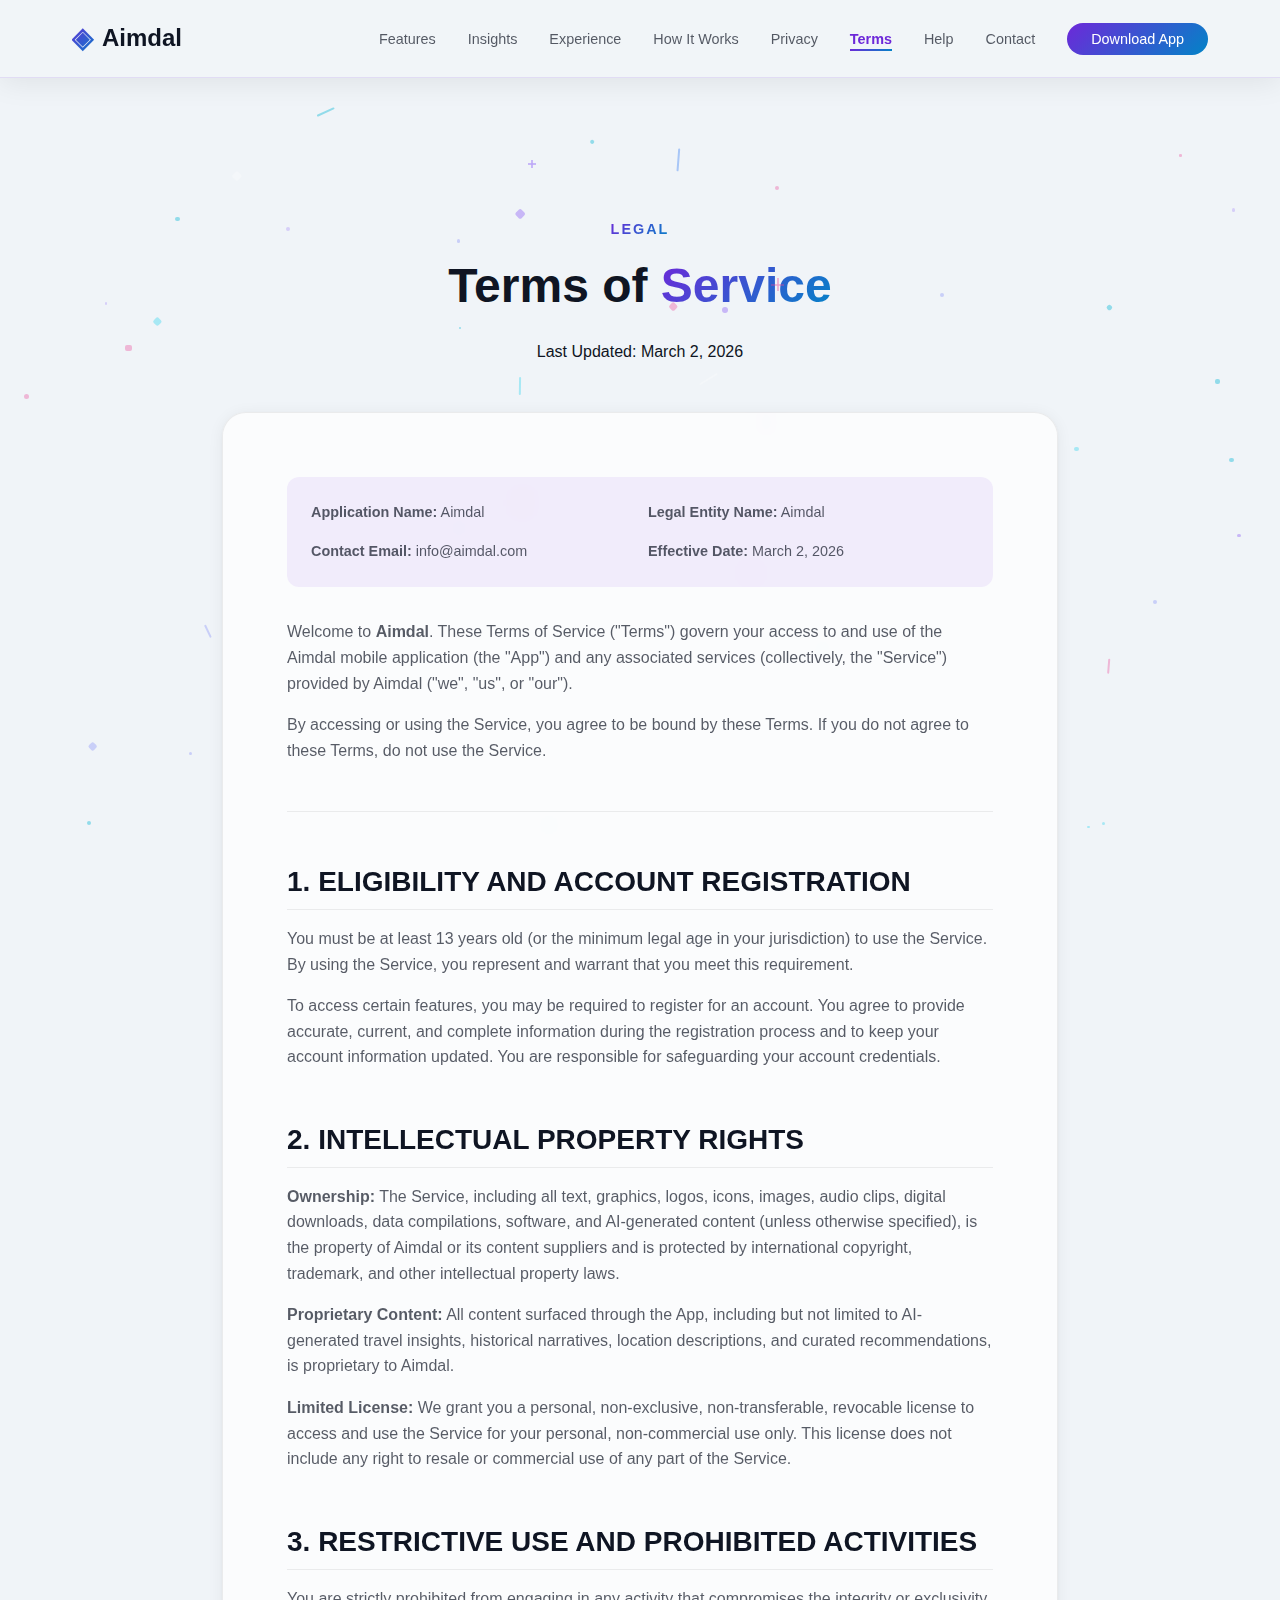
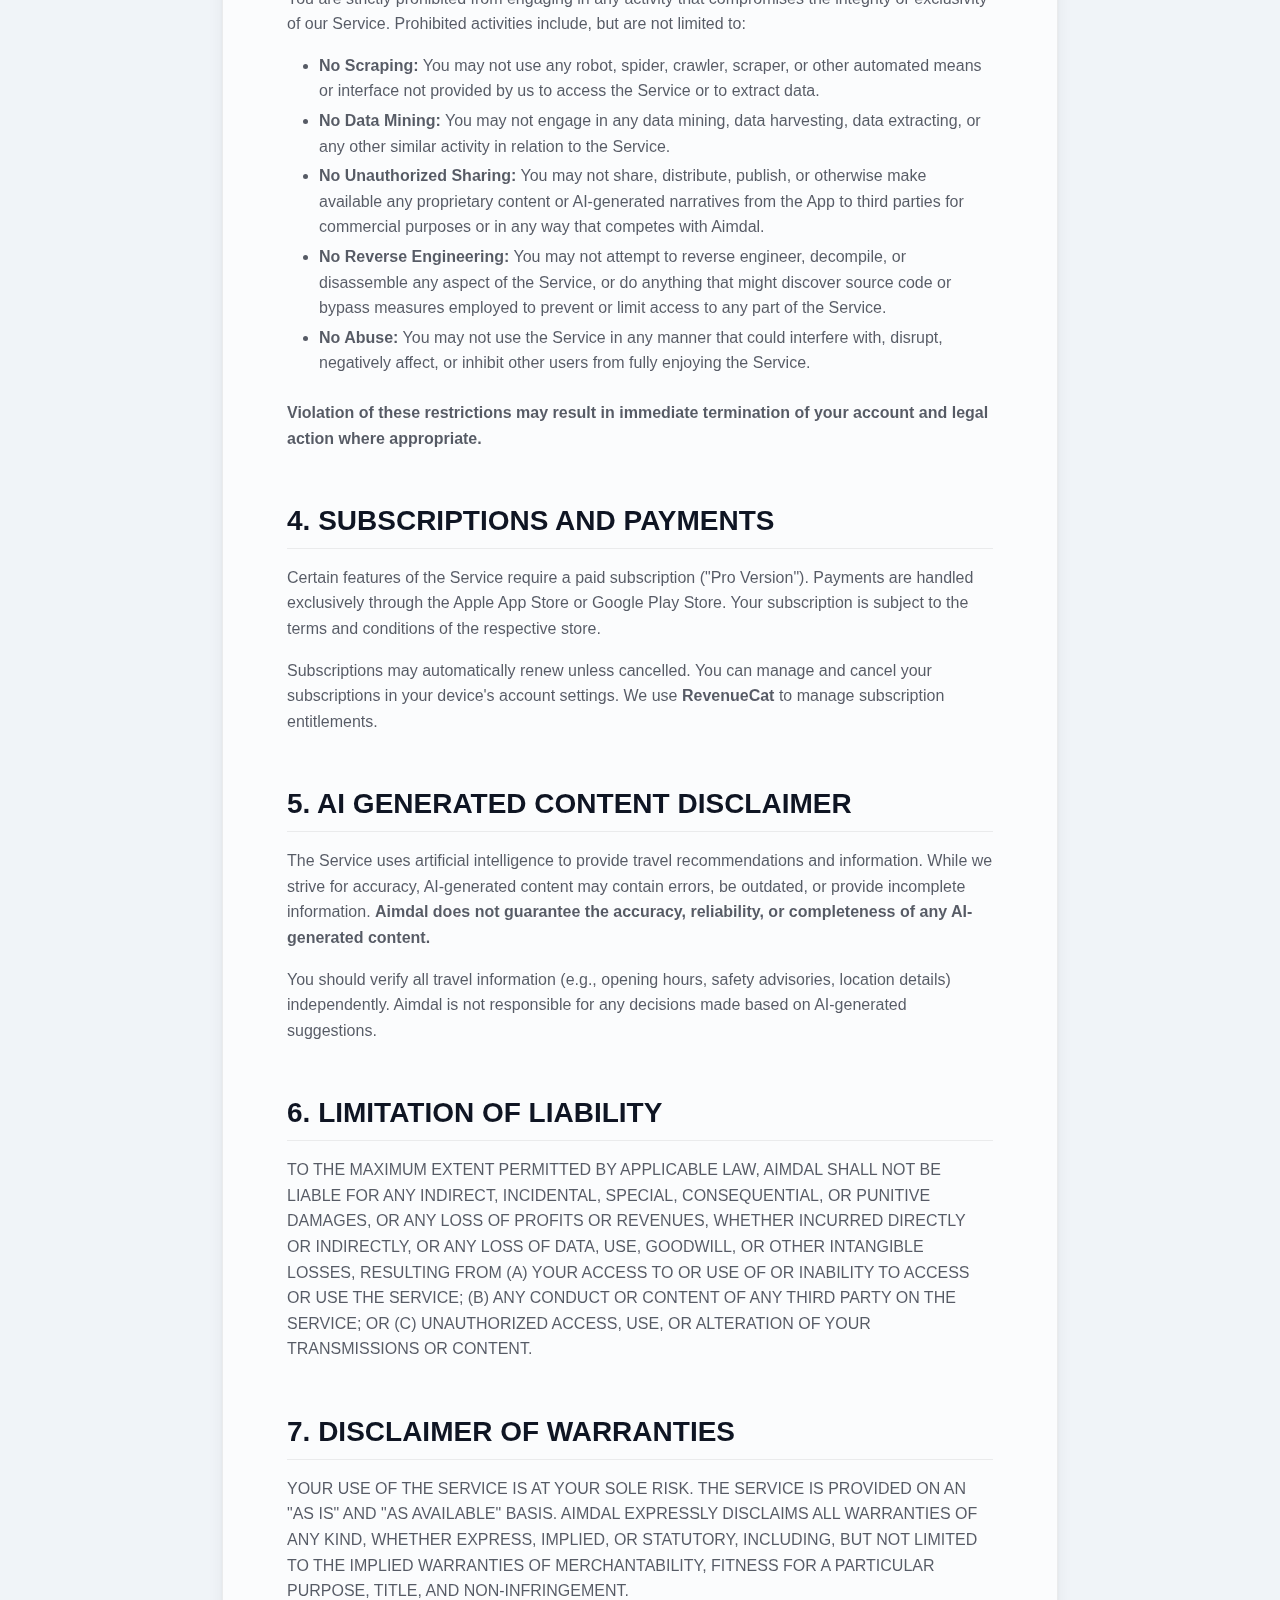
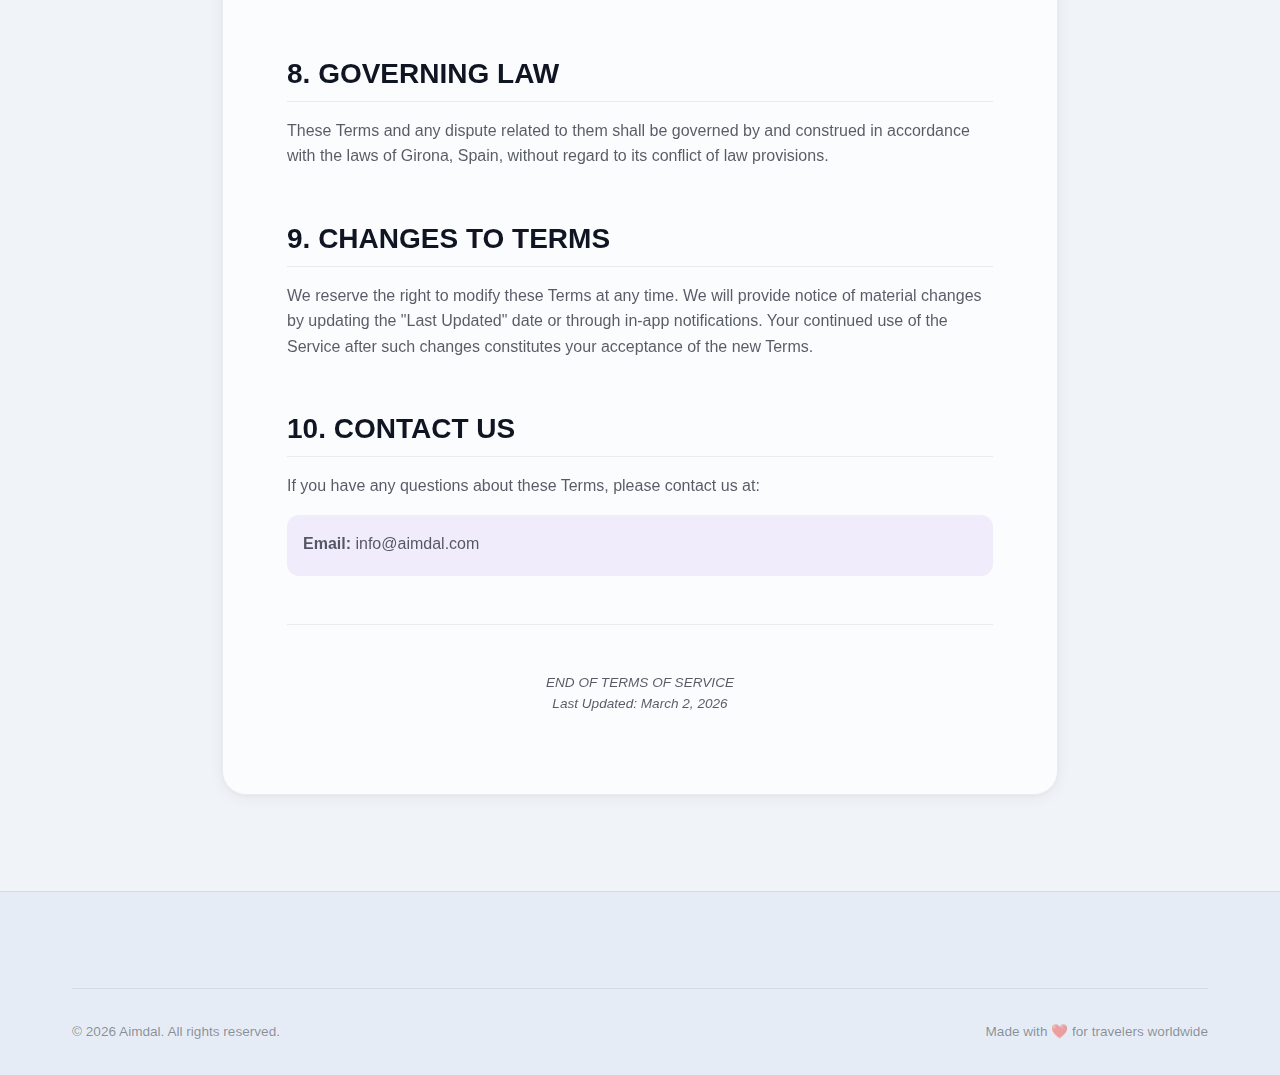
<file: terms.html>
<!DOCTYPE html>
<html lang="en">

<head>
    <meta charset="UTF-8">
    <meta name="viewport" content="width=device-width, initial-scale=1.0">
    <meta name="description" content="Terms of Service for Aimdal - Your AI-powered travel companion.">
    <title>Terms of Service - Aimdal</title>

    <!-- Google Fonts -->
    <link rel="preconnect" href="https://fonts.googleapis.com">
    <link rel="preconnect" href="https://fonts.gstatic.com" crossorigin>
    <link
        href="https://fonts.googleapis.com/css2?family=Inter:wght@300;400;500;600;700;800&family=Space+Grotesk:wght@400;500;600;700&display=swap"
        rel="stylesheet">

    <!-- Stylesheet -->
    <link rel="stylesheet" href="css/styles.css">
</head>

<body class="policy-page">
    <!-- Animated Background -->
    <div id="particles-container" class="particles-bg"></div>

    <!-- Navigation -->
    <nav id="navbar" class="navbar scrolled">
        <div class="nav-container">
            <a href="index.html" class="nav-logo">
                <span class="logo-icon">◈</span>
                <span class="logo-text">Aimdal</span>
            </a>
            <ul class="nav-links">
                <li><a href="index.html#features" class="nav-link">Features</a></li>
                <li><a href="insights.html" class="nav-link">Insights</a></li>
                <li><a href="index.html#experience" class="nav-link">Experience</a></li>
                <li><a href="index.html#how-it-works" class="nav-link">How It Works</a></li>
                <li><a href="privacy.html" class="nav-link">Privacy</a></li>
                <li><a href="terms.html" class="nav-link active">Terms</a></li>
                <li><a href="help.html" class="nav-link">Help</a></li>
                <li><a href="contact.html" class="nav-link">Contact</a></li>
                <li><a href="download.html" class="nav-link nav-cta">Download App</a></li>
            </ul>
            <button id="mobile-menu-btn" class="mobile-menu-btn" aria-label="Toggle menu">
                <span></span><span></span><span></span>
            </button>
        </div>
    </nav>

    <header class="policy-hero">
        <div class="section-container">
            <span class="section-tag">Legal</span>
            <h1 class="section-title">Terms of <span class="gradient-text">Service</span></h1>
            <p class="last-updated">Last Updated: March 2, 2026</p>
        </div>
    </header>

    <main class="policy-container">
        <article class="policy-content">
            <section class="policy-intro">
                <div class="policy-meta-grid">
                    <p><strong>Application Name:</strong> Aimdal</p>
                    <p><strong>Legal Entity Name:</strong> Aimdal</p>
                    <p><strong>Contact Email:</strong> info@aimdal.com</p>
                    <p><strong>Effective Date:</strong> March 2, 2026</p>
                </div>

                <p>Welcome to <strong>Aimdal</strong>. These Terms of Service ("Terms") govern your access to and use of
                    the Aimdal mobile application (the "App") and any associated services (collectively, the "Service")
                    provided by Aimdal ("we", "us", or "our").</p>

                <p>By accessing or using the Service, you agree to be bound by these Terms. If you do not agree to these
                    Terms, do not use the Service.</p>
            </section>

            <hr>

            <section id="section-1">
                <h2>1. ELIGIBILITY AND ACCOUNT REGISTRATION</h2>
                <p>You must be at least 13 years old (or the minimum legal age in your jurisdiction) to use the Service.
                    By using the Service, you represent and warrant that you meet this requirement.</p>
                <p>To access certain features, you may be required to register for an account. You agree to provide
                    accurate, current, and complete information during the registration process and to keep your account
                    information updated. You are responsible for safeguarding your account credentials.</p>
            </section>

            <section id="section-2">
                <h2>2. INTELLECTUAL PROPERTY RIGHTS</h2>
                <p><strong>Ownership:</strong> The Service, including all text, graphics, logos, icons, images, audio
                    clips, digital downloads, data compilations, software, and AI-generated content (unless otherwise
                    specified), is the property of Aimdal or its content suppliers and is protected by international
                    copyright, trademark, and other intellectual property laws.</p>

                <p><strong>Proprietary Content:</strong> All content surfaced through the App, including but not limited
                    to AI-generated travel insights, historical narratives, location descriptions, and curated
                    recommendations, is proprietary to Aimdal.</p>

                <p><strong>Limited License:</strong> We grant you a personal, non-exclusive, non-transferable,
                    revocable license to access and use the Service for your personal, non-commercial use only. This
                    license does not include any right to resale or commercial use of any part of the Service.</p>
            </section>

            <section id="section-3">
                <h2>3. RESTRICTIVE USE AND PROHIBITED ACTIVITIES</h2>
                <p>You are strictly prohibited from engaging in any activity that compromises the integrity or
                    exclusivity of our Service. Prohibited activities include, but are not limited to:</p>
                <ul>
                    <li><strong>No Scraping:</strong> You may not use any robot, spider, crawler, scraper, or other
                        automated means or interface not provided by us to access the Service or to extract data.</li>
                    <li><strong>No Data Mining:</strong> You may not engage in any data mining, data harvesting, data
                        extracting, or any other similar activity in relation to the Service.</li>
                    <li><strong>No Unauthorized Sharing:</strong> You may not share, distribute, publish, or otherwise
                        make available any proprietary content or AI-generated narratives from the App to third parties
                        for commercial purposes or in any way that competes with Aimdal.</li>
                    <li><strong>No Reverse Engineering:</strong> You may not attempt to reverse engineer, decompile, or
                        disassemble any aspect of the Service, or do anything that might discover source code or bypass
                        measures employed to prevent or limit access to any part of the Service.</li>
                    <li><strong>No Abuse:</strong> You may not use the Service in any manner that could interfere with,
                        disrupt, negatively affect, or inhibit other users from fully enjoying the Service.</li>
                </ul>
                <p><strong>Violation of these restrictions may result in immediate termination of your account and
                        legal action where appropriate.</strong></p>
            </section>

            <section id="section-4">
                <h2>4. SUBSCRIPTIONS AND PAYMENTS</h2>
                <p>Certain features of the Service require a paid subscription ("Pro Version"). Payments are handled
                    exclusively through the Apple App Store or Google Play Store. Your subscription is subject to the
                    terms and conditions of the respective store.</p>
                <p>Subscriptions may automatically renew unless cancelled. You can manage and cancel your subscriptions
                    in your device's account settings. We use <strong>RevenueCat</strong> to manage subscription
                    entitlements.</p>
            </section>

            <section id="section-5">
                <h2>5. AI GENERATED CONTENT DISCLAIMER</h2>
                <p>The Service uses artificial intelligence to provide travel recommendations and information. While we
                    strive for accuracy, AI-generated content may contain errors, be outdated, or provide incomplete
                    information. <strong>Aimdal does not guarantee the accuracy, reliability, or completeness of any
                        AI-generated content.</strong></p>
                <p>You should verify all travel information (e.g., opening hours, safety advisories, location details)
                    independently. Aimdal is not responsible for any decisions made based on AI-generated suggestions.
                </p>
            </section>

            <section id="section-6">
                <h2>6. LIMITATION OF LIABILITY</h2>
                <p>TO THE MAXIMUM EXTENT PERMITTED BY APPLICABLE LAW, AIMDAL SHALL NOT BE LIABLE FOR ANY INDIRECT,
                    INCIDENTAL, SPECIAL, CONSEQUENTIAL, OR PUNITIVE DAMAGES, OR ANY LOSS OF PROFITS OR REVENUES, WHETHER
                    INCURRED DIRECTLY OR INDIRECTLY, OR ANY LOSS OF DATA, USE, GOODWILL, OR OTHER INTANGIBLE LOSSES,
                    RESULTING FROM (A) YOUR ACCESS TO OR USE OF OR INABILITY TO ACCESS OR USE THE SERVICE; (B) ANY
                    CONDUCT OR CONTENT OF ANY THIRD PARTY ON THE SERVICE; OR (C) UNAUTHORIZED ACCESS, USE, OR
                    ALTERATION OF YOUR TRANSMISSIONS OR CONTENT.</p>
            </section>

            <section id="section-7">
                <h2>7. DISCLAIMER OF WARRANTIES</h2>
                <p>YOUR USE OF THE SERVICE IS AT YOUR SOLE RISK. THE SERVICE IS PROVIDED ON AN "AS IS" AND "AS
                    AVAILABLE" BASIS. AIMDAL EXPRESSLY DISCLAIMS ALL WARRANTIES OF ANY KIND, WHETHER EXPRESS, IMPLIED,
                    OR STATUTORY, INCLUDING, BUT NOT LIMITED TO THE IMPLIED WARRANTIES OF MERCHANTABILITY, FITNESS FOR A
                    PARTICULAR PURPOSE, TITLE, AND NON-INFRINGEMENT.</p>
            </section>

            <section id="section-8">
                <h2>8. GOVERNING LAW</h2>
                <p>These Terms and any dispute related to them shall be governed by and construed in accordance with the
                    laws of Girona, Spain, without regard to its conflict of law provisions.</p>
            </section>

            <section id="section-9">
                <h2>9. CHANGES TO TERMS</h2>
                <p>We reserve the right to modify these Terms at any time. We will provide notice of material changes by
                    updating the "Last Updated" date or through in-app notifications. Your continued use of the Service
                    after such changes constitutes your acceptance of the new Terms.</p>
            </section>

            <section id="section-10">
                <h2>10. CONTACT US</h2>
                <p>If you have any questions about these Terms, please contact us at:</p>
                <div class="contact-details">
                    <p><strong>Email:</strong> info@aimdal.com</p>
                </div>
            </section>

            <hr>
            <p class="last-updated-footer">END OF TERMS OF SERVICE<br>Last Updated: March 2, 2026</p>
        </article>
    </main>

    <!-- Footer -->
    <footer class="footer">
        <div class="footer-container">
            <div class="footer-bottom">
                <p>&copy; 2026 Aimdal. All rights reserved.</p>
                <p>Made with ❤️ for travelers worldwide</p>
            </div>
        </div>
    </footer>

    <!-- Scripts -->
    <script src="js/script.js"></script>
</body>

</html>
</file>
<file: styles.css>
/* ===== Aimdal - Modern Immersive Design System ===== */

/* CSS Custom Properties (Design Tokens) */
:root {
    /* =====================================================
       COLOUR PALETTE
       Raw colour values — reference these via the semantic
       tokens below rather than using them directly.
       ===================================================== */

    /* Primary — Violet Purple */
    --palette-primary:         #6d28d9;
    --palette-primary-light:   #8b5cf6;
    --palette-primary-subtle:  rgba(109, 40, 217, 0.08);

    /* Secondary — Sky Blue */
    --palette-secondary:        #0284c7;
    --palette-secondary-light:  #38bdf8;
    --palette-secondary-subtle: rgba(2, 132, 199, 0.08);

    /* Accent — Deep Pink */
    --palette-accent-pink: #be185d;

    /* Accent — Electric Blue */
    --palette-accent-blue: #1d4ed8;

    /* Backgrounds (light) */
    --palette-bg-page:    #f0f4f8;   /* Main page background  */
    --palette-bg-section: #e6ecf5;   /* Alternate sections     */
    --palette-bg-muted:   #dce4f0;   /* Deeply muted areas     */
    --palette-bg-surface: #ffffff;   /* Cards & surfaces       */

    /* Text */
    --palette-text-900: #0f1523;              /* Headings, key labels */
    --palette-text-600: rgba(15, 21, 35, 0.70); /* Body copy          */
    --palette-text-400: rgba(15, 21, 35, 0.45); /* Captions, metadata */

    /* Borders */
    --palette-border-100: rgba(0, 0, 0, 0.07);
    --palette-border-200: rgba(0, 0, 0, 0.12);

    /* =====================================================
       SEMANTIC DESIGN TOKENS
       Use these throughout the codebase for consistency.
       ===================================================== */

    /* Backgrounds */
    --color-bg-primary:    var(--palette-bg-page);
    --color-bg-secondary:  var(--palette-bg-section);
    --color-bg-tertiary:   var(--palette-bg-muted);
    --color-bg-card:       rgba(255, 255, 255, 0.75);
    --color-bg-card-hover: rgba(255, 255, 255, 0.95);

    /* Text */
    --color-text-primary:   var(--palette-text-900);
    --color-text-secondary: var(--palette-text-600);
    --color-text-tertiary:  var(--palette-text-400);

    /* Accents */
    --color-accent-purple: var(--palette-primary);
    --color-accent-cyan:   var(--palette-secondary);
    --color-accent-pink:   var(--palette-accent-pink);
    --color-accent-blue:   var(--palette-accent-blue);

    /* Borders */
    --color-border-subtle:  var(--palette-border-100);
    --color-border-default: var(--palette-border-200);

    /* Gradients */
    --gradient-primary:   linear-gradient(135deg, var(--palette-primary) 0%, var(--palette-secondary) 100%);
    --gradient-secondary: linear-gradient(135deg, var(--palette-accent-pink) 0%, var(--palette-primary) 100%);
    --gradient-glow:      radial-gradient(ellipse at center, rgba(109, 40, 217, 0.12) 0%, transparent 70%);

    /* Typography */
    --font-primary: 'DM Sans', -apple-system, BlinkMacSystemFont, sans-serif;
    --font-display: 'Outfit', sans-serif;

    /* Spacing */
    --space-xs: 0.25rem;
    --space-sm: 0.5rem;
    --space-md: 1rem;
    --space-lg: 1.5rem;
    --space-xl: 2rem;
    --space-2xl: 3rem;
    --space-3xl: 4rem;
    --space-4xl: 6rem;

    /* Border Radius */
    --radius-sm: 0.5rem;
    --radius-md: 0.75rem;
    --radius-lg: 1rem;
    --radius-xl: 1.5rem;
    --radius-2xl: 2rem;
    --radius-full: 9999px;

    /* Transitions */
    --transition-fast: 150ms ease;
    --transition-base: 250ms ease;
    --transition-slow: 400ms ease;

    /* Shadows */
    --shadow-glow: 0 0 60px rgba(109, 40, 217, 0.15);
    --shadow-card: 0 2px 16px rgba(0, 0, 0, 0.06), 0 1px 4px rgba(0, 0, 0, 0.04);
}

/* Reset & Base Styles */
*, *::before, *::after {
    margin: 0;
    padding: 0;
    box-sizing: border-box;
}

html {
    scroll-behavior: smooth;
    font-size: 16px;
}

body {
    font-family: var(--font-primary);
    background-color: var(--color-bg-primary);
    color: var(--color-text-primary);
    line-height: 1.6;
    overflow-x: hidden;
    min-height: 100vh;
}

a {
    text-decoration: none;
    color: inherit;
    transition: var(--transition-base);
}

ul, ol {
    list-style: none;
}

img {
    max-width: 100%;
    height: auto;
    display: block;
}

/* ===== Particles Background ===== */
.particles-bg {
    position: fixed;
    top: 0;
    left: 0;
    width: 100%;
    height: 100%;
    pointer-events: none;
    z-index: 0;
    overflow: hidden;
}

/* Base particle styles */
.particle {
    position: absolute;
    opacity: 0.5;
}

/* Dot shape */
.particle--dot {
    border-radius: 50%;
    animation: floatDot 18s infinite ease-in-out;
}

/* Ring shape */
.particle--ring {
    background: transparent !important;
    border: 1px solid currentColor;
    border-radius: 50%;
    animation: floatRing 22s infinite ease-in-out;
}

/* Square shape */
.particle--square {
    border-radius: 2px;
    animation: floatSquare 20s infinite ease-in-out;
}

/* Cross/plus shape */
.particle--cross {
    background: transparent !important;
    position: absolute;
    animation: floatCross 24s infinite ease-in-out;
}

.particle--cross::before,
.particle--cross::after {
    content: '';
    position: absolute;
    background: currentColor;
}

.particle--cross::before {
    width: 100%;
    height: 2px;
    top: 50%;
    left: 0;
    transform: translateY(-50%);
}

.particle--cross::after {
    width: 2px;
    height: 100%;
    left: 50%;
    top: 0;
    transform: translateX(-50%);
}

/* Line shape */
.particle--line {
    border-radius: 1px;
    animation: floatLine 16s infinite ease-in-out;
}

/* Diamond shape */
.particle--diamond {
    border-radius: 2px;
    animation: floatDiamond 21s infinite ease-in-out;
    transform: rotate(45deg);
}

/* Float animations - varied for each shape */
@keyframes floatDot {
    0%, 100% { transform: translateY(0) translateX(0); opacity: 0.4; }
    25% { transform: translateY(-40px) translateX(15px); opacity: 0.7; }
    50% { transform: translateY(-80px) translateX(-10px); opacity: 0.5; }
    75% { transform: translateY(-40px) translateX(20px); opacity: 0.6; }
}

@keyframes floatRing {
    0%, 100% { transform: translateY(0) translateX(0) scale(1); opacity: 0.3; }
    33% { transform: translateY(-50px) translateX(-20px) scale(1.1); opacity: 0.5; }
    66% { transform: translateY(-100px) translateX(15px) scale(0.9); opacity: 0.4; }
}

@keyframes floatSquare {
    0%, 100% { transform: translateY(0) translateX(0) rotate(0deg); opacity: 0.35; }
    25% { transform: translateY(-35px) translateX(25px) rotate(45deg); opacity: 0.55; }
    50% { transform: translateY(-70px) translateX(-15px) rotate(90deg); opacity: 0.45; }
    75% { transform: translateY(-35px) translateX(10px) rotate(135deg); opacity: 0.5; }
}

@keyframes floatCross {
    0%, 100% { transform: translateY(0) translateX(0) rotate(0deg); opacity: 0.3; }
    50% { transform: translateY(-60px) translateX(20px) rotate(180deg); opacity: 0.5; }
}

@keyframes floatLine {
    0%, 100% { transform: translateY(0) translateX(0) rotate(var(--rotation, 0deg)); opacity: 0.35; }
    33% { transform: translateY(-45px) translateX(-25px) rotate(calc(var(--rotation, 0deg) + 15deg)); opacity: 0.6; }
    66% { transform: translateY(-90px) translateX(20px) rotate(calc(var(--rotation, 0deg) - 10deg)); opacity: 0.45; }
}

@keyframes floatDiamond {
    0%, 100% { transform: translateY(0) translateX(0) rotate(45deg) scale(1); opacity: 0.35; }
    50% { transform: translateY(-55px) translateX(15px) rotate(45deg) scale(1.15); opacity: 0.55; }
}

/* ===== Navigation ===== */
.navbar {
    position: fixed;
    top: 0;
    left: 0;
    right: 0;
    z-index: 1000;
    padding: var(--space-md) 0;
    transition: var(--transition-base);
}

.navbar.scrolled {
    background: rgba(240, 244, 248, 0.95);
    backdrop-filter: blur(20px);
    border-bottom: 1px solid rgba(109, 40, 217, 0.12);
    box-shadow: 0 4px 30px rgba(0, 0, 0, 0.08);
}

.nav-container {
    max-width: 1200px;
    margin: 0 auto;
    padding: 0 var(--space-xl);
    display: flex;
    align-items: center;
    justify-content: space-between;
}

.nav-logo {
    display: flex;
    align-items: center;
    gap: var(--space-sm);
    font-family: var(--font-display);
    font-size: 1.5rem;
    font-weight: 700;
}

.logo-icon {
    font-size: 1.75rem;
    background: var(--gradient-primary);
    -webkit-background-clip: text;
    background-clip: text;
    -webkit-text-fill-color: transparent;
}

.nav-links {
    display: flex;
    align-items: center;
    gap: var(--space-xl);
    transition: none;
}

.nav-link {
    font-size: 0.9rem;
    font-weight: 500;
    color: var(--color-text-secondary);
    position: relative;
    white-space: nowrap;
    transition: color var(--transition-base), transform var(--transition-base);
}

.nav-link::after {
    content: '';
    position: absolute;
    bottom: -4px;
    left: 0;
    width: 0;
    height: 2px;
    background: var(--gradient-primary);
    transition: var(--transition-base);
}

.nav-link:hover {
    color: var(--color-text-primary);
}

.nav-link:hover::after {
    width: 100%;
}

.nav-cta {
    background: var(--gradient-primary);
    padding: var(--space-sm) var(--space-lg);
    border-radius: var(--radius-full);
    color: white !important;
    min-width: 130px;
    text-align: center;
    justify-content: center;
    transition: transform var(--transition-base), box-shadow var(--transition-base), background var(--transition-base);
}

.nav-cta::after {
    display: none;
}

.nav-cta:hover {
    transform: translateY(-2px);
    box-shadow: 0 4px 20px rgba(109, 40, 217, 0.25);
}

.nav-cta.active {
    background: var(--gradient-secondary);
}

.mobile-menu-btn {
    display: none;
    flex-direction: column;
    gap: 5px;
    background: none;
    border: none;
    cursor: pointer;
    padding: var(--space-sm);
}

.mobile-menu-btn span {
    display: block;
    width: 24px;
    height: 2px;
    background: var(--color-text-primary);
    transition: var(--transition-base);
}

/* ===== Hero Section ===== */
.hero {
    min-height: 100vh;
    display: flex;
    align-items: center;
    justify-content: center;
    position: relative;
    padding: calc(80px + var(--space-3xl)) var(--space-xl) var(--space-3xl);
    overflow: hidden;
}

.hero::before {
    content: '';
    position: absolute;
    top: 0;
    left: 50%;
    transform: translateX(-50%);
    width: 100%;
    max-width: 800px;
    height: 600px;
    background: var(--gradient-glow);
    opacity: 0.5;
    pointer-events: none;
}

.hero-content {
    max-width: 600px;
    text-align: center;
    z-index: 2;
}

.hero-badge {
    display: inline-flex;
    align-items: center;
    gap: var(--space-sm);
    background: var(--color-bg-card);
    border: 1px solid rgba(109, 40, 217, 0.15);
    padding: var(--space-sm) var(--space-lg);
    border-radius: var(--radius-full);
    font-size: 0.85rem;
    color: var(--color-text-secondary);
    margin-bottom: var(--space-xl);
    animation: fadeInUp 0.8s ease-out;
}

.badge-dot {
    width: 8px;
    height: 8px;
    background: #22C55E;
    border-radius: 50%;
    animation: pulse 2s infinite;
}

@keyframes pulse {
    0%, 100% { opacity: 1; transform: scale(1); }
    50% { opacity: 0.5; transform: scale(1.2); }
}

.hero-title {
    font-family: var(--font-display);
    font-size: clamp(2.5rem, 6vw, 4rem);
    font-weight: 700;
    line-height: 1.1;
    margin-bottom: var(--space-lg);
    animation: fadeInUp 0.8s ease-out 0.1s backwards;
}

.title-line {
    display: block;
}

.gradient-text {
    background: var(--gradient-primary);
    -webkit-background-clip: text;
    background-clip: text;
    -webkit-text-fill-color: transparent;
}

.hero-description {
    font-size: 1.1rem;
    color: var(--color-text-secondary);
    margin-bottom: var(--space-2xl);
    max-width: 500px;
    margin-left: auto;
    margin-right: auto;
    animation: fadeInUp 0.8s ease-out 0.2s backwards;
}

.hero-cta {
    display: flex;
    gap: var(--space-md);
    justify-content: center;
    flex-wrap: wrap;
    margin-bottom: var(--space-3xl);
    animation: fadeInUp 0.8s ease-out 0.3s backwards;
}

/* Buttons */
.btn {
    display: inline-flex;
    align-items: center;
    gap: var(--space-sm);
    padding: var(--space-md) var(--space-xl);
    border-radius: var(--radius-full);
    font-weight: 600;
    font-size: 0.95rem;
    transition: var(--transition-base);
    cursor: pointer;
    border: none;
}

.btn-primary {
    background: var(--gradient-primary);
    color: white;
}

.btn-primary:hover {
    transform: translateY(-3px);
    box-shadow: 0 10px 40px rgba(109, 40, 217, 0.25);
}

.btn-secondary {
    background: var(--color-bg-card);
    border: 1px solid var(--color-border-subtle);
    color: var(--color-text-primary);
}

.btn-secondary:hover {
    background: var(--color-bg-card-hover);
    border-color: var(--color-border-default);
}

.btn-arrow, .btn-play {
    width: 18px;
    height: 18px;
}

.btn-play {
    width: 14px;
    height: 14px;
}

/* Hero Stats */
.hero-stats {
    display: flex;
    align-items: center;
    justify-content: center;
    gap: var(--space-xl);
    animation: fadeInUp 0.8s ease-out 0.4s backwards;
}

.stat {
    text-align: center;
}

.stat-number {
    display: block;
    font-family: var(--font-display);
    font-size: 1.75rem;
    font-weight: 700;
    background: var(--gradient-primary);
    -webkit-background-clip: text;
    background-clip: text;
    -webkit-text-fill-color: transparent;
}

.stat-label {
    font-size: 0.8rem;
    color: var(--color-text-tertiary);
}

.stat-divider {
    width: 1px;
    height: 40px;
    background: var(--color-border-default);
}

/* Hero Visual */
.hero-visual {
    position: absolute;
    right: 8%;
    top: 50%;
    transform: translateY(-50%);
    z-index: 1;
    display: none;
}

/* Phone Mockup */
.phone-mockup {
    position: relative;
}

.phone-frame {
    width: 280px;
    height: 580px;
    background: linear-gradient(145deg, #2a2a3a 0%, #1a1a25 100%);
    border-radius: 40px;
    padding: 12px;
    box-shadow: var(--shadow-card), 0 0 80px rgba(139, 92, 246, 0.2);
}

.phone-screen {
    width: 100%;
    height: 100%;
    background: var(--color-bg-secondary);
    border-radius: 32px;
    overflow: hidden;
    position: relative;
}

.phone-glow {
    position: absolute;
    width: 400px;
    height: 400px;
    background: radial-gradient(circle, rgba(139, 92, 246, 0.3) 0%, transparent 70%);
    top: 50%;
    left: 50%;
    transform: translate(-50%, -50%);
    z-index: -1;
}

.app-preview {
    padding: var(--space-lg);
    height: 100%;
    display: flex;
    flex-direction: column;
}

.location-pill {
    display: inline-flex;
    align-items: center;
    gap: var(--space-xs);
    background: var(--color-bg-card);
    padding: var(--space-sm) var(--space-md);
    border-radius: var(--radius-full);
    font-size: 0.8rem;
    margin-bottom: var(--space-lg);
}

.app-card {
    background: var(--color-bg-card);
    border-radius: var(--radius-lg);
    overflow: hidden;
    flex: 1;
    display: flex;
    flex-direction: column;
}

.card-image {
    height: 140px;
    background: linear-gradient(135deg, #667eea 0%, #764ba2 100%);
}

.card-content {
    padding: var(--space-md);
    flex: 1;
}

.card-content h3 {
    font-size: 1.1rem;
    margin-bottom: var(--space-xs);
}

.card-content p {
    font-size: 0.8rem;
    color: var(--color-text-tertiary);
}

.audio-wave {
    display: flex;
    align-items: center;
    justify-content: center;
    gap: 3px;
    padding: var(--space-md);
    background: var(--palette-primary-subtle);
}

.audio-wave span {
    width: 4px;
    height: 20px;
    background: var(--color-accent-purple);
    border-radius: 2px;
    animation: wave 1s ease-in-out infinite;
}

.audio-wave span:nth-child(2) { animation-delay: 0.1s; }
.audio-wave span:nth-child(3) { animation-delay: 0.2s; }
.audio-wave span:nth-child(4) { animation-delay: 0.3s; }
.audio-wave span:nth-child(5) { animation-delay: 0.4s; }
.audio-wave span:nth-child(6) { animation-delay: 0.5s; }
.audio-wave span:nth-child(7) { animation-delay: 0.6s; }
.audio-wave span:nth-child(8) { animation-delay: 0.7s; }
.audio-wave span:nth-child(9) { animation-delay: 0.8s; }
.audio-wave span:nth-child(10) { animation-delay: 0.9s; }

@keyframes wave {
    0%, 100% { height: 10px; }
    50% { height: 30px; }
}

/* Floating Cards */
.floating-cards {
    position: absolute;
    width: 100%;
    height: 100%;
    top: 0;
    left: 0;
    pointer-events: none;
}

.float-card {
    position: absolute;
    display: flex;
    align-items: center;
    gap: var(--space-sm);
    background: var(--color-bg-secondary);
    border: 1px solid var(--color-border-subtle);
    padding: var(--space-sm) var(--space-md);
    border-radius: var(--radius-lg);
    font-size: 0.75rem;
    box-shadow: var(--shadow-card);
    animation: floatCard 4s ease-in-out infinite;
}

.float-card-1 { top: 20%; left: -100px; animation-delay: 0s; }
.float-card-2 { top: 50%; right: -80px; animation-delay: 1s; }
.float-card-3 { bottom: 25%; left: -60px; animation-delay: 2s; }

@keyframes floatCard {
    0%, 100% { transform: translateY(0); }
    50% { transform: translateY(-15px); }
}

/* Scroll Indicator */
.scroll-indicator {
    position: absolute;
    bottom: var(--space-2xl);
    left: 50%;
    transform: translateX(-50%);
    display: flex;
    flex-direction: column;
    align-items: center;
    gap: var(--space-sm);
    color: var(--color-text-tertiary);
    font-size: 0.8rem;
    animation: fadeInUp 0.8s ease-out 0.5s backwards;
}

.scroll-arrow {
    width: 24px;
    height: 24px;
    animation: bounce 2s infinite;
}

@keyframes bounce {
    0%, 20%, 50%, 80%, 100% { transform: translateY(0); }
    40% { transform: translateY(8px); }
    60% { transform: translateY(4px); }
}

@keyframes fadeInUp {
    from {
        opacity: 0;
        transform: translateY(30px);
    }
    to {
        opacity: 1;
        transform: translateY(0);
    }
}

/* ===== Sections Common ===== */
.section-container {
    max-width: 1200px;
    margin: 0 auto;
    padding: 0 var(--space-xl);
}

.section-header {
    text-align: center;
    max-width: 700px;
    margin: 0 auto var(--space-4xl);
}

.section-tag {
    display: inline-block;
    background: var(--gradient-primary);
    -webkit-background-clip: text;
    background-clip: text;
    -webkit-text-fill-color: transparent;
    font-size: 0.9rem;
    font-weight: 600;
    text-transform: uppercase;
    letter-spacing: 2px;
    margin-bottom: var(--space-md);
}

.section-title {
    font-family: var(--font-display);
    font-size: clamp(2rem, 4vw, 3rem);
    font-weight: 700;
    line-height: 1.2;
    margin-bottom: var(--space-lg);
}

.section-description {
    font-size: 1.1rem;
    color: var(--color-text-secondary);
}

/* ===== Features Section ===== */
.features-section {
    padding: var(--space-4xl) 0;
    position: relative;
}

.features-grid {
    display: grid;
    grid-template-columns: repeat(3, 1fr);
    gap: var(--space-lg);
}

.feature-card {
    background: var(--color-bg-card);
    border: 1px solid var(--color-border-subtle);
    border-radius: var(--radius-xl);
    padding: var(--space-2xl);
    transition: var(--transition-base);
    position: relative;
    overflow: hidden;
}

.feature-card:hover {
    background: var(--color-bg-card-hover);
    border-color: var(--color-border-default);
    transform: translateY(-5px);
}

.feature-card::before {
    content: '';
    position: absolute;
    top: 0;
    left: 0;
    right: 0;
    height: 2px;
    background: var(--gradient-primary);
    opacity: 0;
    transition: var(--transition-base);
}

.feature-card:hover::before {
    opacity: 1;
}

.feature-large {
    grid-column: span 2;
    grid-row: span 2;
}

.feature-wide {
    grid-column: span 2;
}

.feature-icon-wrapper {
    margin-bottom: var(--space-lg);
}

.feature-icon {
    width: 60px;
    height: 60px;
    background: var(--gradient-primary);
    border-radius: var(--radius-lg);
    display: flex;
    align-items: center;
    justify-content: center;
    font-size: 1.75rem;
}

.feature-card h3 {
    font-family: var(--font-display);
    font-size: 1.25rem;
    margin-bottom: var(--space-sm);
}

.feature-card p {
    color: var(--color-text-secondary);
    font-size: 0.95rem;
}

/* AI Visual */
.ai-visual {
    position: absolute;
    right: var(--space-2xl);
    bottom: var(--space-2xl);
    width: 150px;
    height: 150px;
}

.ai-orb {
    position: absolute;
    top: 50%;
    left: 50%;
    transform: translate(-50%, -50%);
    width: 60px;
    height: 60px;
    background: var(--gradient-primary);
    border-radius: 50%;
    animation: pulse 3s infinite;
}

.ai-rings span {
    position: absolute;
    top: 50%;
    left: 50%;
    transform: translate(-50%, -50%);
    border: 2px solid rgba(109, 40, 217, 0.2);
    border-radius: 50%;
    animation: ripple 3s infinite;
}

.ai-rings span:nth-child(1) { width: 80px; height: 80px; animation-delay: 0s; }
.ai-rings span:nth-child(2) { width: 110px; height: 110px; animation-delay: 0.5s; }
.ai-rings span:nth-child(3) { width: 140px; height: 140px; animation-delay: 1s; }

@keyframes ripple {
    0% { transform: translate(-50%, -50%) scale(0.8); opacity: 1; }
    100% { transform: translate(-50%, -50%) scale(1.3); opacity: 0; }
}

/* Download Progress */
.download-progress {
    margin-top: var(--space-lg);
}

.progress-bar {
    height: 6px;
    background: rgba(0, 0, 0, 0.08);
    border-radius: var(--radius-full);
    overflow: hidden;
    margin-bottom: var(--space-sm);
}

.progress-fill {
    height: 100%;
    width: 75%;
    background: var(--gradient-primary);
    border-radius: var(--radius-full);
    animation: progressPulse 2s infinite;
}

@keyframes progressPulse {
    0%, 100% { opacity: 1; }
    50% { opacity: 0.7; }
}

.download-progress span {
    font-size: 0.8rem;
    color: var(--color-text-tertiary);
}

/* ===== Experience Section ===== */
.experience-section {
    padding: var(--space-4xl) 0;
    position: relative;
    overflow: hidden;
}

.experience-section::before {
    content: '';
    position: absolute;
    top: 50%;
    left: 10%;
    width: 500px;
    height: 500px;
    background: radial-gradient(circle, rgba(109, 40, 217, 0.06) 0%, transparent 70%);
    z-index: -1;
    transform: translateY(-50%);
    pointer-events: none;
}

.experience-section .section-container {
    display: grid;
    grid-template-columns: 1fr 1fr;
    gap: var(--space-4xl);
    align-items: center;
}

.experience-content {
    max-width: 500px;
}

.experience-content .section-tag {
    margin-bottom: var(--space-md);
}

.experience-content .section-title {
    text-align: left;
}

.experience-content .section-description {
    margin-bottom: var(--space-2xl);
}

.experience-list {
    margin-bottom: var(--space-2xl);
}

.experience-item {
    display: flex;
    gap: var(--space-md);
    margin-bottom: var(--space-lg);
}

.check-icon {
    width: 28px;
    height: 28px;
    min-width: 28px;
    background: var(--gradient-primary);
    border-radius: var(--radius-sm);
    display: flex;
    align-items: center;
    justify-content: center;
    font-size: 0.8rem;
    font-weight: 700;
    color: #ffffff;
}

.experience-item strong {
    display: block;
    margin-bottom: var(--space-xs);
}

.item-header {
    display: flex;
    align-items: center;
    gap: var(--space-sm);
    margin-bottom: var(--space-xs);
}

.item-header strong {
    margin-bottom: 0;
}

.pbr-badge {
    display: inline-flex;
    align-items: center;
    padding: 2px 8px;
    font-size: 0.65rem;
    font-weight: 800;
    text-transform: uppercase;
    letter-spacing: 0.5px;
    border-radius: 4px;
    background: linear-gradient(135deg, #f8fafc 0%, #cbd5e1 50%, #94a3b8 100%);
    color: #0f172a;
    border: 1px solid rgba(255, 255, 255, 0.8);
    box-shadow: 
        inset 0 1px 0 rgba(255, 255, 255, 0.9),
        0 2px 4px rgba(0, 0, 0, 0.1);
    white-space: nowrap;
}

.pbr-badge::before {
    content: '';
    display: inline-block;
    width: 6px;
    height: 6px;
    background: #22c55e;
    border-radius: 50%;
    margin-right: 6px;
    box-shadow: 0 0 8px rgba(34, 197, 94, 0.6);
    animation: pbr-pulse 2s infinite;
}

@keyframes pbr-pulse {
    0% { transform: scale(1); opacity: 1; }
    50% { transform: scale(1.3); opacity: 0.7; }
    100% { transform: scale(1); opacity: 1; }
}

.experience-item span {
    font-size: 0.9rem;
    color: var(--color-text-tertiary);
}

/* Globe Container */
.experience-visual {
    display: flex;
    justify-content: center;
    align-items: center;
}

.globe-container {
    position: relative;
    width: 400px;
    height: 400px;
}

.globe {
    width: 300px;
    height: 300px;
    background: linear-gradient(135deg, var(--color-bg-tertiary) 0%, var(--color-bg-primary) 100%);
    border-radius: 50%;
    position: absolute;
    top: 50%;
    left: 50%;
    transform: translate(-50%, -50%);
    box-shadow: inset 0 0 80px rgba(109, 40, 217, 0.08), 0 0 60px rgba(109, 40, 217, 0.05);
    animation: rotateGlobe 30s linear infinite;
}

.globe-inner {
    position: absolute;
    inset: 10px;
    border: 1px dashed rgba(109, 40, 217, 0.2);
    border-radius: 50%;
}

@keyframes rotateGlobe {
    from { transform: translate(-50%, -50%) rotate(0deg); }
    to { transform: translate(-50%, -50%) rotate(360deg); }
}

.location-markers {
    position: absolute;
    inset: 0;
}

.marker {
    position: absolute;
    width: 12px;
    height: 12px;
    background: var(--gradient-primary);
    border-radius: 50%;
    animation: markerPulse 2s infinite;
}

.marker::after {
    content: '';
    position: absolute;
    inset: -4px;
    border: 2px solid rgba(109, 40, 217, 0.35);
    border-radius: 50%;
    animation: markerRing 2s infinite;
}

.marker-1 { top: 25%; left: 45%; }
.marker-2 { top: 35%; right: 20%; }
.marker-3 { top: 40%; left: 25%; }
.marker-4 { bottom: 25%; right: 30%; }
.marker-5 { bottom: 35%; left: 35%; }

@keyframes markerPulse {
    0%, 100% { transform: scale(1); }
    50% { transform: scale(1.2); }
}

@keyframes markerRing {
    0% { transform: scale(1); opacity: 1; }
    100% { transform: scale(2); opacity: 0; }
}

/* ===== How It Works Section ===== */
.how-section {
    padding: var(--space-4xl) 0;
}

.steps-container {
    display: flex;
    align-items: flex-start;
    justify-content: center;
    gap: var(--space-md);
    flex-wrap: wrap;
}

.step {
    flex: 1;
    min-width: 280px;
    max-width: 320px;
    background: var(--color-bg-card);
    border: 1px solid var(--color-border-subtle);
    border-radius: var(--radius-xl);
    padding: var(--space-2xl);
    text-align: center;
    position: relative;
    transition: var(--transition-base);
}

.step:hover {
    background: var(--color-bg-card-hover);
    transform: translateY(-5px);
}

.step-number {
    font-family: var(--font-display);
    font-size: 3rem;
    font-weight: 700;
    background: var(--gradient-primary);
    -webkit-background-clip: text;
    background-clip: text;
    -webkit-text-fill-color: transparent;
    opacity: 0.5;
    margin-bottom: var(--space-md);
}

.step-content h3 {
    font-family: var(--font-display);
    font-size: 1.25rem;
    margin-bottom: var(--space-sm);
}

.step-content p {
    font-size: 0.9rem;
    color: var(--color-text-secondary);
}

.step-visual {
    margin-top: var(--space-lg);
}

.step-icon {
    width: 60px;
    height: 60px;
    background: var(--palette-primary-subtle);
    border-radius: var(--radius-lg);
    display: flex;
    align-items: center;
    justify-content: center;
    font-size: 1.5rem;
    margin: 0 auto;
}

.step-connector {
    display: none;
    width: 60px;
    height: 50px;
    flex-shrink: 0;
}

/* ===== Testimonials Section ===== */
.testimonials-section {
    padding: var(--space-4xl) 0;
}

.testimonials-grid {
    display: grid;
    grid-template-columns: repeat(3, 1fr);
    gap: var(--space-lg);
}

.testimonial-card {
    background: var(--color-bg-card);
    border: 1px solid var(--color-border-subtle);
    border-radius: var(--radius-xl);
    padding: var(--space-2xl);
    position: relative;
    transition: var(--transition-base);
}

.testimonial-card:hover {
    background: var(--color-bg-card-hover);
    transform: translateY(-5px);
}

.testimonial-card.featured {
    background: linear-gradient(135deg, rgba(109, 40, 217, 0.06) 0%, rgba(2, 132, 199, 0.06) 100%);
    border-color: rgba(109, 40, 217, 0.2);
}

.quote-icon {
    font-family: var(--font-display);
    font-size: 4rem;
    background: var(--gradient-primary);
    -webkit-background-clip: text;
    background-clip: text;
    -webkit-text-fill-color: transparent;
    line-height: 1;
    margin-bottom: var(--space-md);
    opacity: 0.5;
}

.testimonial-content p {
    font-size: 1rem;
    color: var(--color-text-secondary);
    line-height: 1.7;
    margin-bottom: var(--space-xl);
}

.testimonial-author {
    display: flex;
    align-items: center;
    gap: var(--space-md);
}

.author-avatar {
    width: 48px;
    height: 48px;
    background: var(--gradient-primary);
    border-radius: 50%;
    display: flex;
    align-items: center;
    justify-content: center;
    font-weight: 600;
    font-size: 0.9rem;
}

.author-info strong {
    display: block;
    margin-bottom: 2px;
}

.author-info span {
    font-size: 0.8rem;
    color: var(--color-text-tertiary);
}

.testimonial-rating {
    position: absolute;
    top: var(--space-xl);
    right: var(--space-xl);
    color: #FBBF24;
    font-size: 0.9rem;
    letter-spacing: 2px;
}

/* ===== CTA Section ===== */
.cta-section {
    padding: var(--space-4xl) 0;
    position: relative;
    overflow: hidden;
}

.cta-bg {
    position: absolute;
    inset: 0;
    pointer-events: none;
}

.cta-orb {
    position: absolute;
    border-radius: 50%;
    filter: blur(100px);
}



.cta-orb-2 {
    width: 300px;
    height: 300px;
    background: rgba(2, 132, 199, 0.08);
    bottom: -50px;
    right: -50px;
}

.cta-content {
    text-align: center;
    position: relative;
    z-index: 1;
    max-width: 700px;
    margin: 0 auto;
}

.cta-title {
    font-family: var(--font-display);
    font-size: clamp(2rem, 5vw, 3.5rem);
    font-weight: 700;
    line-height: 1.2;
    margin-bottom: var(--space-lg);
}

.cta-description {
    font-size: 1.1rem;
    color: var(--color-text-secondary);
    margin-bottom: var(--space-2xl);
}

.cta-buttons {
    margin-bottom: var(--space-2xl);
}

.btn-large {
    padding: var(--space-lg) var(--space-2xl);
    font-size: 1.1rem;
}

.store-badges {
    display: flex;
    justify-content: center;
    gap: var(--space-lg);
    flex-wrap: wrap;
}

.store-badge {
    display: flex;
    align-items: center;
    gap: var(--space-md);
    background: var(--color-bg-card);
    border: 1px solid var(--color-border-subtle);
    padding: var(--space-md) var(--space-xl);
    border-radius: var(--radius-lg);
    transition: var(--transition-base);
}

.store-badge:hover {
    background: var(--color-bg-card-hover);
    border-color: var(--color-border-default);
    transform: translateY(-3px);
}

.store-icon {
    width: 28px;
    height: 28px;
}

.store-label {
    display: block;
    font-size: 0.7rem;
    color: var(--color-text-tertiary);
}

.store-name {
    display: block;
    font-weight: 600;
}

/* ===== Footer ===== */
.footer {
    background: var(--color-bg-secondary);
    border-top: 1px solid var(--color-border-subtle);
    padding: var(--space-4xl) 0 var(--space-xl);
}

.footer-container {
    max-width: 1200px;
    margin: 0 auto;
    padding: 0 var(--space-xl);
}

.footer-main {
    display: grid;
    grid-template-columns: 1.5fr 2fr;
    gap: var(--space-4xl);
    margin-bottom: var(--space-3xl);
}

.footer-brand {
    max-width: 300px;
}

.footer-brand .nav-logo {
    margin-bottom: var(--space-lg);
}

.footer-brand p {
    color: var(--color-text-secondary);
    font-size: 0.9rem;
    margin-bottom: var(--space-lg);
}

.social-links {
    display: flex;
    gap: var(--space-md);
}

.social-link {
    width: 40px;
    height: 40px;
    background: var(--color-bg-card);
    border-radius: 50%;
    display: flex;
    align-items: center;
    justify-content: center;
    transition: var(--transition-base);
}

.social-link:hover {
    background: var(--gradient-primary);
    transform: translateY(-3px);
}

.social-link svg {
    width: 18px;
    height: 18px;
}

.footer-links {
    display: grid;
    grid-template-columns: repeat(4, 1fr);
    gap: var(--space-xl);
}

.footer-column h4 {
    font-size: 0.9rem;
    font-weight: 600;
    margin-bottom: var(--space-lg);
}

.footer-column ul li {
    margin-bottom: var(--space-sm);
}

.footer-column a {
    font-size: 0.85rem;
    color: var(--color-text-secondary);
}

.footer-column a:hover {
    color: var(--color-text-primary);
}

.footer-bottom {
    display: flex;
    justify-content: space-between;
    align-items: center;
    padding-top: var(--space-xl);
    border-top: 1px solid var(--color-border-subtle);
    font-size: 0.85rem;
    color: var(--color-text-tertiary);
}

/* ===== Download Page Styles ===== */
.download-page .hero {
    min-height: auto;
}

.download-hero {
    min-height: 100vh;
    display: flex;
    align-items: center;
    padding: calc(80px + var(--space-3xl)) var(--space-xl) var(--space-3xl);
    position: relative;
}

.download-hero::before {
    content: '';
    position: absolute;
    top: 0;
    left: 0;
    right: 0;
    height: 100%;
    background: radial-gradient(ellipse at top center, rgba(109, 40, 217, 0.07) 0%, transparent 60%);
    pointer-events: none;
}

.download-container {
    max-width: 1200px;
    margin: 0 auto;
    display: grid;
    grid-template-columns: 1fr 1fr;
    gap: var(--space-4xl);
    align-items: center;
}

.download-content {
    max-width: 500px;
}

.download-title {
    font-family: var(--font-display);
    font-size: clamp(2.5rem, 5vw, 3.5rem);
    font-weight: 700;
    line-height: 1.1;
    margin-bottom: var(--space-lg);
}

.download-description {
    font-size: 1.1rem;
    color: var(--color-text-secondary);
    margin-bottom: var(--space-2xl);
}

.download-buttons {
    display: flex;
    flex-direction: column;
    gap: var(--space-md);
    margin-bottom: var(--space-2xl);
}

.download-btn {
    display: flex;
    align-items: center;
    gap: var(--space-lg);
    background: var(--color-bg-card);
    border: 1px solid var(--color-border-subtle);
    padding: var(--space-lg) var(--space-xl);
    border-radius: var(--radius-xl);
    transition: var(--transition-base);
    position: relative;
    overflow: hidden;
}

.download-btn:hover {
    background: var(--color-bg-card-hover);
    border-color: rgba(109, 40, 217, 0.35);
    transform: translateX(5px);
}

.download-btn .btn-icon {
    width: 48px;
    height: 48px;
    background: var(--gradient-primary);
    border-radius: var(--radius-md);
    display: flex;
    align-items: center;
    justify-content: center;
    color: white;
}

.download-btn .btn-icon svg {
    width: 28px;
    height: 28px;
}

.download-btn .btn-text {
    flex: 1;
}

.download-btn .btn-label {
    display: block;
    font-size: 0.75rem;
    color: var(--color-text-tertiary);
}

.download-btn .btn-store {
    display: block;
    font-size: 1.25rem;
    font-weight: 600;
}

.download-stats {
    display: flex;
    align-items: center;
    gap: var(--space-xl);
}

.stat-item {
    text-align: center;
}

.stat-value {
    display: block;
    font-family: var(--font-display);
    font-size: 1.5rem;
    font-weight: 700;
}

.stat-stars {
    color: #FBBF24;
    font-size: 0.8rem;
}

.stat-desc {
    display: block;
    font-size: 0.75rem;
    color: var(--color-text-tertiary);
}

/* Download Visual */
.download-visual {
    display: flex;
    justify-content: center;
    align-items: center;
}

.phones-container {
    position: relative;
    width: 350px;
    height: 600px;
}

.phone {
    position: absolute;
}

.phone-front {
    z-index: 2;
    top: 0;
    left: 50%;
    transform: translateX(-50%);
}

.phone-back {
    z-index: 1;
    top: 30px;
    left: 60%;
    opacity: 0.6;
    transform: scale(0.9);
}

.phones-glow {
    position: absolute;
    width: 400px;
    height: 400px;
    background: radial-gradient(circle, rgba(109, 40, 217, 0.15) 0%, transparent 70%);
    top: 50%;
    left: 50%;
    transform: translate(-50%, -50%);
    z-index: 0;
}

.home-screen {
    padding: var(--space-lg);
}

.app-status-bar {
    display: flex;
    justify-content: space-between;
    font-size: 0.75rem;
    margin-bottom: var(--space-xl);
}

.app-greeting {
    text-align: center;
    margin-bottom: var(--space-xl);
}

.greeting-wave {
    font-size: 2rem;
    display: block;
    margin-bottom: var(--space-sm);
}

.app-greeting h3 {
    font-size: 1.25rem;
    margin-bottom: var(--space-xs);
}

.app-greeting p {
    font-size: 0.8rem;
    color: var(--color-text-tertiary);
}

.nearby-card {
    background: var(--color-bg-card);
    border-radius: var(--radius-lg);
    padding: var(--space-md);
}

.nearby-header {
    display: flex;
    align-items: center;
    gap: var(--space-sm);
    font-size: 0.8rem;
    margin-bottom: var(--space-md);
}

.listen-btn {
    width: 100%;
    background: var(--gradient-primary);
    border: none;
    border-radius: var(--radius-md);
    padding: var(--space-md);
    color: white;
    font-weight: 600;
    display: flex;
    align-items: center;
    justify-content: center;
    gap: var(--space-sm);
    cursor: pointer;
}

/* Requirements Section */
.requirements-section {
    padding: var(--space-4xl) 0;
    background: var(--color-bg-secondary);
}

.requirements-section .section-title {
    text-align: center;
    margin-bottom: var(--space-3xl);
}

.requirements-grid {
    display: grid;
    grid-template-columns: repeat(2, 1fr);
    gap: var(--space-xl);
    max-width: 800px;
    margin: 0 auto;
}

.requirement-card {
    background: var(--color-bg-card);
    border: 1px solid var(--color-border-subtle);
    border-radius: var(--radius-xl);
    padding: var(--space-2xl);
    text-align: center;
}

.requirement-card .req-icon {
    font-size: 2.5rem;
    margin-bottom: var(--space-lg);
}

.requirement-card h3 {
    font-family: var(--font-display);
    font-size: 1.5rem;
    margin-bottom: var(--space-lg);
}

.req-list {
    text-align: left;
}

.req-list li {
    padding: var(--space-sm) 0;
    color: var(--color-text-secondary);
    font-size: 0.9rem;
    border-bottom: 1px solid var(--color-border-subtle);
}

.req-list li:last-child {
    border-bottom: none;
}

/* ===== Responsive Design ===== */
@media (min-width: 1200px) {
    .hero-visual {
        display: block;
    }
    
    .hero-content {
        text-align: left;
        margin-right: auto;
        margin-left: 5%;
    }
    
    .hero-cta {
        justify-content: flex-start;
    }
    
    .hero-stats {
        justify-content: flex-start;
    }
}

@media (max-width: 1024px) {
    .features-grid {
        grid-template-columns: repeat(2, 1fr);
    }
    
    .feature-large {
        grid-column: span 2;
        grid-row: span 1;
    }
    
    .testimonials-grid {
        grid-template-columns: 1fr;
    }
    
    .experience-section .section-container {
        grid-template-columns: 1fr;
        text-align: center;
    }
    
    .experience-content {
        margin: 0 auto;
    }
    
    .experience-content .section-title {
        text-align: center;
    }
    
    .experience-list {
        max-width: 450px;
        margin-left: auto;
        margin-right: auto;
    }
    
    .footer-main {
        grid-template-columns: 1fr;
    }
    
    .footer-links {
        grid-template-columns: repeat(2, 1fr);
    }
    
    .download-container {
        grid-template-columns: 1fr;
        text-align: center;
    }
    
    .download-content {
        margin: 0 auto;
    }
    
    .download-stats {
        justify-content: center;
    }

    .download-buttons {
        align-items: center;
    }
}

@media (max-width: 768px) {
    .hero {
        flex-direction: column;
        height: auto;
        padding-top: 100px;
    }

    .nav-links {
        display: none;
        position: absolute;
        top: 100%;
        left: 0;
        right: 0;
        background: rgba(240, 244, 248, 0.98);
        backdrop-filter: blur(20px);
        flex-direction: column;
        padding: var(--space-xl);
        gap: var(--space-lg);
        border-bottom: 1px solid var(--color-border-subtle);
    }
    
    .nav-links.active {
        display: flex;
    }
    
    .mobile-menu-btn {
        display: flex;
    }
    
    .features-grid {
        grid-template-columns: 1fr;
    }
    
    .feature-large,
    .feature-wide {
        grid-column: span 1;
    }
    
    .hero-stats {
        flex-direction: column;
        gap: var(--space-lg);
    }
    
    .stat-divider {
        width: 60px;
        height: 1px;
    }
    
    .steps-container {
        flex-direction: column;
        align-items: center;
    }
    
    .step {
        max-width: 100%;
    }
    
    .footer-links {
        grid-template-columns: 1fr 1fr;
    }
    
    .footer-bottom {
        flex-direction: column;
        gap: var(--space-md);
        text-align: center;
    }
    
    .requirements-grid {
        grid-template-columns: 1fr;
    }
    
    .phones-container {
        transform: scale(0.85);
    }
    
    .hero-visual {
        display: block;
        position: relative;
        right: auto;
        top: auto;
        transform: none;
        margin: var(--space-2xl) auto 0;
    }
    
    .pbr-phone-container {
        transform: scale(0.7);
    }
    
    .scroll-indicator {
        position: relative;
        bottom: auto;
        left: auto;
        transform: none;
        margin-top: var(--space-3xl);
    }
}

@media (max-width: 480px) {
    html {
        font-size: 14px;
    }
    
    .hero-title {
        font-size: 2rem;
    }
    
    .section-title {
        font-size: 1.75rem;
    }
    
    .hero-cta {
        flex-direction: column;
    }
    
    .btn {
        width: 100%;
        justify-content: center;
    }
    
    .download-buttons {
        padding: 0 var(--space-md);
    }

    .download-btn {
        width: 100%;
        justify-content: center;
    }
    
    .store-badges {
        flex-direction: column;
    }
    
    .pbr-phone-container {
        transform: scale(0.6);
    }
}
/* ===== Policy Page Styles ===== */
.policy-page {
    padding-top: 120px;
}

.policy-hero {
    padding: var(--space-4xl) 0 var(--space-2xl);
    text-align: center;
}

.policy-container {
    max-width: 900px;
    margin: 0 auto;
    padding: 0 var(--space-xl) var(--space-4xl);
}

.policy-content {
    background: var(--color-bg-card);
    backdrop-filter: blur(10px);
    border: 1px solid var(--color-border-subtle);
    border-radius: var(--radius-xl);
    padding: var(--space-3xl);
    box-shadow: var(--shadow-card);
}

.policy-content h2 {
    font-family: var(--font-display);
    font-size: 1.75rem;
    margin: var(--space-2xl) 0 var(--space-md);
    color: var(--color-text-primary);
    border-bottom: 1px solid var(--color-border-subtle);
    padding-bottom: var(--space-xs);
}

.policy-content h3 {
    font-size: 1.1rem;
    margin: var(--space-xl) 0 var(--space-sm);
    color: var(--color-accent-purple);
}

.policy-content p {
    margin-bottom: var(--space-md);
    color: var(--color-text-secondary);
}

.policy-content ul {
    margin-bottom: var(--space-lg);
    padding-left: var(--space-xl);
    list-style: disc;
}

.policy-content li {
    margin-bottom: var(--space-xs);
    color: var(--color-text-secondary);
}

.policy-content table {
    width: 100%;
    border-collapse: collapse;
    margin: var(--space-lg) 0;
    font-size: 0.9rem;
}

.policy-content th, .policy-content td {
    border: 1px solid var(--color-border-subtle);
    padding: var(--space-sm) var(--space-md);
    text-align: left;
}

.policy-content th {
    background: var(--palette-primary-subtle);
    color: var(--palette-primary);
    font-weight: 600;
}

.policy-content .last-updated {
    font-size: 0.85rem;
    color: var(--color-text-tertiary);
    margin-top: var(--space-md);
    font-style: italic;
}

.policy-content hr {
    border: none;
    border-top: 1px solid var(--color-border-subtle);
    margin: var(--space-2xl) 0;
}

.policy-meta-grid {
    display: grid;
    grid-template-columns: repeat(auto-fit, minmax(250px, 1fr));
    gap: var(--space-md);
    margin-bottom: var(--space-xl);
    padding: var(--space-lg);
    background: var(--palette-primary-subtle);
    border-radius: var(--radius-md);
}

.policy-meta-grid p {
    margin-bottom: 0;
    font-size: 0.9rem;
}

.last-updated-footer {
    font-size: 0.85rem;
    color: var(--color-text-tertiary);
    margin-top: var(--space-xl);
    text-align: center;
    font-style: italic;
    line-height: 1.5;
}

.table-container {
    overflow-x: auto;
    margin: var(--space-lg) 0;
    border-radius: var(--radius-md);
    border: 1px solid var(--color-border-subtle);
}

.policy-content table {
    width: 100%;
    border-collapse: collapse;
    margin: 0;
    font-size: 0.9rem;
}

.endpoint-details {
    margin: var(--space-lg) 0;
    padding: var(--space-lg);
    background: rgba(109, 40, 217, 0.03);
    border-radius: var(--radius-md);
    border-left: 4px solid var(--palette-primary);
}

.endpoint-details p {
    margin-bottom: var(--space-md);
}

.endpoint-details p:last-child {
    margin-bottom: 0;
}

.code-block {
    background: #1a1b26;
    color: #a9b1d6;
    padding: var(--space-lg);
    border-radius: var(--radius-md);
    margin: var(--space-md) 0;
    font-family: 'Courier New', Courier, monospace;
    font-size: 0.85rem;
    overflow-x: auto;
}

.code-block pre {
    margin: 0;
}

.rights-grid {
    display: grid;
    grid-template-columns: repeat(auto-fit, minmax(300px, 1fr));
    gap: var(--space-xl);
    margin: var(--space-2xl) 0;
}

.rights-column {
    background: rgba(109, 40, 217, 0.02);
    padding: var(--space-xl);
    border-radius: var(--radius-lg);
    border: 1px solid var(--color-border-subtle);
}

.rights-column h3 {
    margin-top: 0 !important;
    margin-bottom: var(--space-md) !important;
    color: var(--palette-primary) !important;
}

.contact-details {
    margin: var(--space-md) 0;
    padding: var(--space-md);
    background: var(--palette-primary-subtle);
    border-radius: var(--radius-md);
}

.contact-details p {
    margin-bottom: var(--space-xs);
}

@media (max-width: 768px) {
    .policy-content {
        padding: var(--space-xl);
    }
    
    .policy-content table {
        display: block;
        overflow-x: auto;
    }
}
</file>
<file: components/pbr-phone.css>
/* ===== Premium PBR Phone Component ===== */
/* A realistic, physically-based rendered phone with metallic materials */

/* Phone Container */
.pbr-phone-container {
    position: relative;
    perspective: 1500px;
    transform-style: preserve-3d;
}

.pbr-phone {
    position: relative;
    width: 300px;
    height: 620px;
    transform-style: preserve-3d;
    transition: transform 0.6s cubic-bezier(0.23, 1, 0.32, 1);
}

.pbr-phone:hover {
    transform: rotateY(-8deg) rotateX(5deg) translateZ(20px);
}

/* Phone Body - Titanium Frame with PBR Materials */
.pbr-phone-body {
    position: absolute;
    inset: 0;
    border-radius: 52px;
    transform-style: preserve-3d;
    
    /* Multi-layer metallic gradient for titanium look */
    background: 
        /* Top highlight - specular reflection */
        linear-gradient(
            165deg,
            rgba(255, 255, 255, 0.35) 0%,
            rgba(255, 255, 255, 0.08) 15%,
            transparent 40%
        ),
        /* Side metallic gradient */
        linear-gradient(
            90deg,
            #1a1a2e 0%,
            #2d2d44 8%,
            #454563 15%,
            #3a3a55 35%,
            #2a2a40 50%,
            #353550 65%,
            #454563 85%,
            #2d2d44 92%,
            #1a1a2e 100%
        ),
        /* Base titanium color */
        linear-gradient(
            180deg,
            #2c2c42 0%,
            #252538 50%,
            #1e1e30 100%
        );
    
    /* Realistic shadows and depth */
    box-shadow:
        /* Inner edge highlight */
        inset 0 1px 1px rgba(255, 255, 255, 0.15),
        inset 0 -1px 1px rgba(0, 0, 0, 0.3),
        inset 1px 0 1px rgba(255, 255, 255, 0.08),
        inset -1px 0 1px rgba(0, 0, 0, 0.2),
        /* Outer shadow layers */
        0 4px 8px rgba(0, 0, 0, 0.3),
        0 12px 24px rgba(0, 0, 0, 0.4),
        0 24px 48px rgba(0, 0, 0, 0.3),
        /* Ambient occlusion */
        0 2px 4px rgba(0, 0, 0, 0.5),
        /* Colored ambient light */
        0 0 80px rgba(139, 92, 246, 0.15),
        0 0 120px rgba(6, 182, 212, 0.1);
}

/* Frame edges - 3D depth effect */
.pbr-phone-body::before {
    content: '';
    position: absolute;
    inset: -2px;
    border-radius: 54px;
    background: linear-gradient(
        145deg,
        rgba(255, 255, 255, 0.1) 0%,
        rgba(255, 255, 255, 0.03) 30%,
        rgba(0, 0, 0, 0.2) 70%,
        rgba(0, 0, 0, 0.3) 100%
    );
    z-index: -1;
}

/* Additional frame chamfer effect */
.pbr-phone-body::after {
    content: '';
    position: absolute;
    inset: 2px;
    border-radius: 50px;
    border: 1px solid rgba(255, 255, 255, 0.08);
    pointer-events: none;
}

/* Phone Screen Container */
.pbr-phone-screen-container {
    position: absolute;
    top: 6px;
    left: 6px;
    right: 6px;
    bottom: 6px;
    border-radius: 46px;
    overflow: hidden;
    background: #000;
    
    /* Screen bezel shadow */
    box-shadow:
        inset 0 0 0 1px rgba(0, 0, 0, 0.8),
        inset 0 2px 4px rgba(0, 0, 0, 0.5);
}

/* Glass Screen Effect */
.pbr-phone-screen {
    position: absolute;
    inset: 0;
    background: linear-gradient(135deg, #0a0a14 0%, #12121f 50%, #0d0d18 100%);
    border-radius: 46px;
    overflow: hidden;
}

/* Screen Glass Reflection Overlay */
.pbr-phone-screen::before {
    content: '';
    position: absolute;
    inset: 0;
    background: linear-gradient(
        125deg,
        rgba(255, 255, 255, 0.08) 0%,
        rgba(255, 255, 255, 0.02) 30%,
        transparent 50%,
        transparent 100%
    );
    pointer-events: none;
    z-index: 100;
}

/* Subtle screen edge highlight */
.pbr-phone-screen::after {
    content: '';
    position: absolute;
    inset: 0;
    border-radius: 46px;
    border: 1px solid rgba(255, 255, 255, 0.05);
    pointer-events: none;
    z-index: 101;
}

/* Dynamic Island / Notch */
.pbr-phone-notch {
    position: absolute;
    top: 12px;
    left: 50%;
    transform: translateX(-50%);
    width: 120px;
    height: 34px;
    background: #000;
    border-radius: 20px;
    z-index: 50;
    
    /* Notch depth */
    box-shadow:
        inset 0 1px 2px rgba(0, 0, 0, 0.5),
        0 1px 1px rgba(255, 255, 255, 0.05);
}

/* Camera and sensors in notch */
.pbr-phone-notch::before {
    content: '';
    position: absolute;
    left: 18px;
    top: 50%;
    transform: translateY(-50%);
    width: 10px;
    height: 10px;
    background: radial-gradient(
        circle,
        #1a1a2e 30%,
        #0d0d15 50%,
        #252538 70%
    );
    border-radius: 50%;
    border: 1px solid rgba(255, 255, 255, 0.1);
}

.pbr-phone-notch::after {
    content: '';
    position: absolute;
    right: 18px;
    top: 50%;
    transform: translateY(-50%);
    width: 8px;
    height: 8px;
    background: linear-gradient(135deg, #2d1f4e 0%, #1a1a2e 100%);
    border-radius: 50%;
    border: 1px solid rgba(139, 92, 246, 0.3);
}

/* Screen Content Area */
.pbr-phone-content {
    position: absolute;
    top: 56px;
    left: 0;
    right: 0;
    bottom: 0;
    padding: 20px;
    overflow: hidden;
}

/* Side Buttons - Volume and Power */
.pbr-phone-button {
    position: absolute;
    background: linear-gradient(
        90deg,
        #252538 0%,
        #3a3a55 50%,
        #252538 100%
    );
    border-radius: 2px;
    box-shadow:
        inset 0 1px 0 rgba(255, 255, 255, 0.1),
        inset 0 -1px 0 rgba(0, 0, 0, 0.3),
        0 0 4px rgba(0, 0, 0, 0.5);
}

.pbr-phone-button--power {
    right: -4px;
    top: 140px;
    width: 4px;
    height: 80px;
}

.pbr-phone-button--volume-up {
    left: -4px;
    top: 100px;
    width: 4px;
    height: 45px;
}

.pbr-phone-button--volume-down {
    left: -4px;
    top: 155px;
    width: 4px;
    height: 45px;
}

.pbr-phone-button--silent {
    left: -4px;
    top: 70px;
    width: 4px;
    height: 20px;
}

/* Ambient Glow Effect */
.pbr-phone-glow {
    position: absolute;
    width: 500px;
    height: 500px;
    top: 50%;
    left: 50%;
    transform: translate(-50%, -50%);
    pointer-events: none;
    z-index: -1;
    
    background: radial-gradient(
        ellipse at center,
        rgba(139, 92, 246, 0.25) 0%,
        rgba(6, 182, 212, 0.15) 30%,
        transparent 60%
    );
    
    filter: blur(40px);
    animation: glow-pulse 4s ease-in-out infinite;
}

@keyframes glow-pulse {
    0%, 100% {
        opacity: 0.8;
        transform: translate(-50%, -50%) scale(1);
    }
    50% {
        opacity: 1;
        transform: translate(-50%, -50%) scale(1.1);
    }
}

/* Reflection Layer - Simulates environment reflection */
.pbr-phone-reflection {
    position: absolute;
    inset: 0;
    border-radius: 52px;
    pointer-events: none;
    z-index: 10;
    
    background: linear-gradient(
        155deg,
        rgba(255, 255, 255, 0.12) 0%,
        rgba(255, 255, 255, 0.04) 25%,
        transparent 45%,
        transparent 55%,
        rgba(255, 255, 255, 0.02) 75%,
        rgba(255, 255, 255, 0.06) 100%
    );
    
    opacity: 0.8;
    transition: opacity 0.3s ease;
}

.pbr-phone:hover .pbr-phone-reflection {
    opacity: 1;
}

/* ===== Screen Content Styles ===== */

/* App Interface Header */
.pbr-app-header {
    display: flex;
    justify-content: space-between;
    align-items: center;
    margin-bottom: 20px;
}

.pbr-app-status-bar {
    display: flex;
    justify-content: space-between;
    align-items: center;
    padding: 0 4px;
    font-size: 12px;
    color: rgba(255, 255, 255, 0.7);
    margin-bottom: 12px;
}

.pbr-app-status-bar .time {
    font-weight: 600;
}

.pbr-app-status-bar .icons {
    display: flex;
    gap: 6px;
    align-items: center;
}

/* Location Badge */
.pbr-location-badge {
    display: inline-flex;
    align-items: center;
    gap: 6px;
    background: rgba(139, 92, 246, 0.15);
    border: 1px solid rgba(139, 92, 246, 0.3);
    padding: 8px 14px;
    border-radius: 50px;
    font-size: 13px;
    color: rgba(255, 255, 255, 0.9);
    backdrop-filter: blur(10px);
}

.pbr-location-badge .icon {
    font-size: 14px;
}

/* Featured Card */
.pbr-featured-card {
    background: linear-gradient(
        135deg,
        rgba(255, 255, 255, 0.08) 0%,
        rgba(255, 255, 255, 0.03) 100%
    );
    border: 1px solid rgba(255, 255, 255, 0.1);
    border-radius: 20px;
    overflow: hidden;
    margin-bottom: 16px;
    backdrop-filter: blur(10px);
}

.pbr-featured-card .card-image {
    height: 120px;
    background: linear-gradient(
        135deg,
        #667eea 0%,
        #764ba2 50%,
        #8B5CF6 100%
    );
    position: relative;
}

.pbr-featured-card .card-image::after {
    content: '';
    position: absolute;
    inset: 0;
    background: linear-gradient(180deg, transparent 60%, rgba(0, 0, 0, 0.5) 100%);
}

.pbr-featured-card .card-body {
    padding: 16px;
}

.pbr-featured-card .card-title {
    font-size: 16px;
    font-weight: 600;
    margin-bottom: 4px;
    color: #fff;
}

.pbr-featured-card .card-subtitle {
    font-size: 13px;
    color: rgba(255, 255, 255, 0.6);
    margin-bottom: 12px;
}

/* Audio Player Bar */
.pbr-audio-player {
    display: flex;
    align-items: center;
    gap: 12px;
    background: linear-gradient(
        90deg,
        rgba(139, 92, 246, 0.2) 0%,
        rgba(6, 182, 212, 0.2) 100%
    );
    padding: 12px 16px;
    border-radius: 12px;
}

.pbr-audio-play-btn {
    width: 36px;
    height: 36px;
    background: var(--gradient-primary, linear-gradient(135deg, #8B5CF6 0%, #06B6D4 100%));
    border-radius: 50%;
    display: flex;
    align-items: center;
    justify-content: center;
    font-size: 12px;
    color: white;
    flex-shrink: 0;
}

.pbr-audio-waves {
    flex: 1;
    display: flex;
    align-items: center;
    gap: 3px;
    height: 24px;
}

.pbr-audio-waves span {
    width: 3px;
    height: 100%;
    background: linear-gradient(180deg, #8B5CF6 0%, #06B6D4 100%);
    border-radius: 2px;
    animation: pbr-wave 1s ease-in-out infinite;
    transform-origin: bottom;
}

.pbr-audio-waves span:nth-child(1) { animation-delay: 0s; height: 40%; }
.pbr-audio-waves span:nth-child(2) { animation-delay: 0.1s; height: 70%; }
.pbr-audio-waves span:nth-child(3) { animation-delay: 0.2s; height: 50%; }
.pbr-audio-waves span:nth-child(4) { animation-delay: 0.3s; height: 90%; }
.pbr-audio-waves span:nth-child(5) { animation-delay: 0.4s; height: 60%; }
.pbr-audio-waves span:nth-child(6) { animation-delay: 0.5s; height: 80%; }
.pbr-audio-waves span:nth-child(7) { animation-delay: 0.6s; height: 45%; }
.pbr-audio-waves span:nth-child(8) { animation-delay: 0.7s; height: 65%; }
.pbr-audio-waves span:nth-child(9) { animation-delay: 0.8s; height: 55%; }
.pbr-audio-waves span:nth-child(10) { animation-delay: 0.9s; height: 75%; }

@keyframes pbr-wave {
    0%, 100% { transform: scaleY(0.5); }
    50% { transform: scaleY(1); }
}

/* Home Screen Variant */
.pbr-home-content {
    text-align: center;
    padding-top: 30px;
}

.pbr-greeting {
    margin-bottom: 30px;
}

.pbr-greeting .emoji {
    font-size: 48px;
    display: block;
    margin-bottom: 12px;
    animation: wave-hand 2s ease-in-out infinite;
}

@keyframes wave-hand {
    0%, 100% { transform: rotate(0deg); }
    25% { transform: rotate(15deg); }
    75% { transform: rotate(-15deg); }
}

.pbr-greeting h3 {
    font-size: 24px;
    font-weight: 700;
    color: #fff;
    margin-bottom: 6px;
}

.pbr-greeting p {
    font-size: 14px;
    color: rgba(255, 255, 255, 0.6);
}

/* Discovery Card */
.pbr-discovery-card {
    background: linear-gradient(
        135deg,
        rgba(139, 92, 246, 0.15) 0%,
        rgba(6, 182, 212, 0.15) 100%
    );
    border: 1px solid rgba(139, 92, 246, 0.25);
    border-radius: 20px;
    padding: 20px;
    text-align: left;
}

.pbr-discovery-card .header {
    display: flex;
    align-items: center;
    gap: 10px;
    margin-bottom: 16px;
    font-size: 14px;
    color: rgba(255, 255, 255, 0.9);
}

.pbr-discovery-card .header .icon {
    font-size: 16px;
}

.pbr-listen-btn {
    width: 100%;
    background: var(--gradient-primary, linear-gradient(135deg, #8B5CF6 0%, #06B6D4 100%));
    border: none;
    border-radius: 12px;
    padding: 14px;
    color: white;
    font-size: 14px;
    font-weight: 600;
    display: flex;
    align-items: center;
    justify-content: center;
    gap: 8px;
    cursor: pointer;
    transition: transform 0.2s ease, box-shadow 0.2s ease;
}

.pbr-listen-btn:hover {
    transform: translateY(-2px);
    box-shadow: 0 8px 25px rgba(139, 92, 246, 0.4);
}

/* Floating Cards - Enhanced */
.pbr-floating-cards {
    position: absolute;
    inset: 0;
    pointer-events: none;
    z-index: 20;
}

.pbr-float-card {
    position: absolute;
    display: flex;
    align-items: center;
    gap: 10px;
    padding: 12px 18px;
    background: rgba(18, 18, 26, 0.9);
    border: 1px solid rgba(255, 255, 255, 0.1);
    border-radius: 16px;
    font-size: 13px;
    font-weight: 500;
    color: rgba(255, 255, 255, 0.9);
    backdrop-filter: blur(20px);
    box-shadow:
        0 4px 20px rgba(0, 0, 0, 0.4),
        0 0 40px rgba(139, 92, 246, 0.1);
    animation: pbr-float 4s ease-in-out infinite;
}

.pbr-float-card .icon {
    font-size: 18px;
}

.pbr-float-card--1 {
    top: 15%;
    left: -100px;
    animation-delay: 0s;
}

.pbr-float-card--2 {
    top: 45%;
    right: -90px;
    animation-delay: 1s;
}

.pbr-float-card--3 {
    bottom: 20%;
    left: -80px;
    animation-delay: 2s;
}

@keyframes pbr-float {
    0%, 100% {
        transform: translateY(0) translateX(0);
    }
    25% {
        transform: translateY(-8px) translateX(5px);
    }
    50% {
        transform: translateY(-15px) translateX(-3px);
    }
    75% {
        transform: translateY(-8px) translateX(8px);
    }
}

/* ===== Responsive ===== */
@media (max-width: 1024px) {
    .pbr-phone {
        width: 260px;
        height: 540px;
    }
    
    .pbr-phone-body {
        border-radius: 44px;
    }
    
    .pbr-phone-screen-container {
        border-radius: 40px;
    }
    
    .pbr-phone-screen {
        border-radius: 40px;
    }
    
    .pbr-phone-notch {
        width: 100px;
        height: 28px;
    }
    
    .pbr-phone-content {
        top: 48px;
        padding: 16px;
    }
}

@media (max-width: 768px) {
    .pbr-phone-container {
        transform: scale(0.85);
    }
    
    .pbr-float-card--1 {
        left: -60px;
    }
    
    .pbr-float-card--2 {
        right: -50px;
    }
    
    .pbr-float-card--3 {
        left: -50px;
    }
}

@media (max-width: 480px) {
    .pbr-phone-container {
        transform: scale(0.75);
    }
}
</file>
<file: components/pbr-compass.css>
/* ===== Premium PBR Compass Component ===== */
/* A realistic, physically-based rendered compass with metallic and glass materials */

.pbr-compass-container {
    position: relative;
    width: 300px;
    height: 300px;
    perspective: 1000px;
    transform-style: preserve-3d;
    margin: 0 auto;
}

.pbr-compass {
    position: relative;
    width: 100%;
    height: 100%;
    transform-style: preserve-3d;
    transform: rotateX(30deg) rotateZ(-10deg);
    transition: transform 0.5s cubic-bezier(0.23, 1, 0.32, 1);
}

.pbr-compass:hover {
    transform: rotateX(15deg) rotateZ(0deg) scale(1.05);
}

/* Compass Body - Main Metallic Case */
.pbr-compass-body {
    position: absolute;
    inset: 0;
    border-radius: 50%;
    transform-style: preserve-3d;
    
    /* Brushed Metal Texture */
    background: radial-gradient(
        circle at 30% 30%,
        #f1f5f9 0%,
        #cbd5e1 20%,
        #94a3b8 50%,
        #64748b 100%
    );
    
    box-shadow: 
        /* Rim highlights */
        inset 0 2px 4px rgba(255, 255, 255, 0.9),
        inset 0 -4px 6px rgba(0, 0, 0, 0.2),
        /* Drop shadow */
        0 20px 40px rgba(0, 0, 0, 0.3),
        0 10px 10px rgba(0, 0, 0, 0.1);
}

/* Side Thickness - Simulated sticking out */
.pbr-compass-body::before {
    content: '';
    position: absolute;
    inset: -4px;
    border-radius: 50%;
    background: linear-gradient(
        135deg,
        #e2e8f0 0%,
        #94a3b8 50%,
        #475569 100%
    );
    transform: translateZ(-15px);
    z-index: -1;
    box-shadow: 0 30px 60px rgba(0,0,0,0.25);
}

/* Connecting wall (simulated with multiple shadows/layers or just visual trickery from top view)
   For a true 3D cylinder in CSS, we'd need many divs. 
   We'll use a thick border on the main element to simulate the bevel.
*/

/* Inner Rim - Gold/Brass Accent */
.pbr-compass-rim {
    position: absolute;
    inset: 10px;
    border-radius: 50%;
    border: 4px solid #d97706; /* Fallback */
    border: 4px solid transparent;
    background: 
        linear-gradient(135deg, #fcd34d 0%, #d97706 50%, #b45309 100%) border-box;
    -webkit-mask: 
        linear-gradient(#fff 0 0) padding-box, 
        linear-gradient(#fff 0 0);
    mask: 
        linear-gradient(#fff 0 0) padding-box, 
        linear-gradient(#fff 0 0);
    -webkit-mask-composite: xor;
    mask-composite: exclude;
    box-shadow: 
        inset 0 2px 4px rgba(0,0,0,0.3),
        0 1px 2px rgba(255,255,255,0.5);
    transform: translateZ(5px);
}

/* Compass Face - Dark Contrasting Background */
.pbr-compass-face {
    position: absolute;
    inset: 18px;
    background: radial-gradient(circle at center, #1e293b 0%, #0f172a 100%);
    border-radius: 50%;
    transform: translateZ(2px);
    box-shadow: inset 0 0 20px rgba(0,0,0,0.8);
    overflow: hidden;
}

/* Ticks and Markings */
.pbr-compass-marks {
    position: absolute;
    inset: 10px;
    border-radius: 50%;
}

.pbr-mark {
    position: absolute;
    top: 50%;
    left: 50%;
    width: 2px;
    height: 10px;
    background: rgba(255,255,255,0.4);
    transform-origin: center 0;
}

/* Generate ticks using nth-child in a pre-processor is easier, 
   but manual for CSS: N, E, S, W markings */
.pbr-cardinal {
    position: absolute;
    top: 50%;
    left: 50%;
    transform: translate(-50%, -50%);
    width: 90%;
    height: 90%;
    color: #f8fafc;
    font-family: 'Space Grotesk', sans-serif;
    font-weight: 700;
    font-size: 1.2rem;
    pointer-events: none;
}

.pbr-cardinal span {
    position: absolute;
}
.pbr-cardinal .n { top: 0; left: 50%; transform: translateX(-50%); color: #ef4444; text-shadow: 0 0 10px rgba(239,68,68,0.5); }
.pbr-cardinal .s { bottom: 0; left: 50%; transform: translateX(-50%); }
.pbr-cardinal .e { right: 0; top: 50%; transform: translateY(-50%); }
.pbr-cardinal .w { left: 0; top: 50%; transform: translateY(-50%); }

/* The Needle */
.pbr-compass-needle {
    position: absolute;
    top: 50%;
    left: 50%;
    width: 60%;
    height: 6px;
    transform: translate(-50%, -50%) rotate(-45deg);
    transform-style: preserve-3d;
    z-index: 20;
    animation: compass-sway 4s ease-in-out infinite alternate;
}

.pbr-needle-part {
    position: absolute;
    top: 0;
    width: 50%;
    height: 100%;
}

.pbr-needle-north {
    right: 0;
    background: linear-gradient(90deg, #ef4444 0%, #b91c1c 100%);
    clip-path: polygon(0% 50%, 100% 0%, 100% 100%);
    box-shadow: 0 2px 4px rgba(0,0,0,0.3);
}

.pbr-needle-south {
    left: 0;
    background: linear-gradient(90deg, #e2e8f0 0%, #94a3b8 100%);
    clip-path: polygon(100% 50%, 0% 0%, 0% 100%);
}

.pbr-center-cap {
    position: absolute;
    top: 50%;
    left: 50%;
    width: 12px;
    height: 12px;
    background: radial-gradient(circle at 30% 30%, #fcd34d 0%, #b45309 100%);
    border-radius: 50%;
    transform: translate(-50%, -50%) translateZ(2px);
    box-shadow: 0 1px 2px rgba(0,0,0,0.5);
    z-index: 25;
}

/* Glass Dome reflection */
.pbr-compass-glass {
    position: absolute;
    inset: 0;
    border-radius: 50%;
    background: linear-gradient(
        135deg,
        rgba(255, 255, 255, 0.4) 0%,
        rgba(255, 255, 255, 0.05) 40%,
        transparent 50%,
        rgba(255, 255, 255, 0.02) 100%
    );
    transform: translateZ(20px);
    pointer-events: none;
    z-index: 30;
    box-shadow: inset 0 10px 20px rgba(255,255,255,0.3);
}

/* Floating Elements around Compass */
.pbr-compass-float {
    position: absolute;
    background: rgba(255, 255, 255, 0.9);
    padding: 8px 12px;
    border-radius: 8px;
    font-size: 0.75rem;
    font-weight: 600;
    color: #0f172a;
    box-shadow: 
        0 4px 6px rgba(0,0,0,0.1),
        0 8px 15px rgba(0,0,0,0.05);
    display: flex;
    align-items: center;
    gap: 6px;
    transform: translateZ(40px);
    animation: float-badge 3s ease-in-out infinite;
    white-space: nowrap;
}

.pbr-float-1 {
    top: -20px;
    right: 0;
    animation-delay: 0s;
}

.pbr-float-2 {
    bottom: 20px;
    left: -20px;
    animation-delay: 1.5s;
}

.pbr-float-icon {
    color: #8B5CF6;
}

@keyframes compass-sway {
    0% { transform: translate(-50%, -50%) rotate(-50deg); }
    100% { transform: translate(-50%, -50%) rotate(-40deg); }
}

@keyframes float-badge {
    0%, 100% { transform: translateZ(40px) translateY(0); }
    50% { transform: translateZ(40px) translateY(-10px); }
}

/* Reflection/Shine animation */
/* Reflection/Shine animation removed as requested */

.pbr-float-3 {
    top: 35%;
    left: -60px;
    animation-delay: 0.8s;
}

.pbr-float-4 {
    top: 30%;
    right: -50px;
    animation-delay: 2.2s;
}

@media (max-width: 768px) {
    .pbr-compass-container {
        transform: scale(0.8);
    }
}
</file>
<file: css/styles.css>
/* ===== Aimdal - Modern Immersive Design System ===== */

/* CSS Custom Properties (Design Tokens) */
:root {
    /* =====================================================
       COLOUR PALETTE
       Raw colour values — reference these via the semantic
       tokens below rather than using them directly.
       ===================================================== */

    /* Primary — Violet Purple */
    --palette-primary:         #6d28d9;
    --palette-primary-light:   #8b5cf6;
    --palette-primary-subtle:  rgba(109, 40, 217, 0.08);

    /* Secondary — Sky Blue */
    --palette-secondary:        #0284c7;
    --palette-secondary-light:  #38bdf8;
    --palette-secondary-subtle: rgba(2, 132, 199, 0.08);

    /* Accent — Deep Pink */
    --palette-accent-pink: #be185d;

    /* Accent — Electric Blue */
    --palette-accent-blue: #1d4ed8;

    /* Backgrounds (light) */
    --palette-bg-page:    #f0f4f8;   /* Main page background  */
    --palette-bg-section: #e6ecf5;   /* Alternate sections     */
    --palette-bg-muted:   #dce4f0;   /* Deeply muted areas     */
    --palette-bg-surface: #ffffff;   /* Cards & surfaces       */

    /* Text */
    --palette-text-900: #0f1523;              /* Headings, key labels */
    --palette-text-600: rgba(15, 21, 35, 0.70); /* Body copy          */
    --palette-text-400: rgba(15, 21, 35, 0.45); /* Captions, metadata */

    /* Borders */
    --palette-border-100: rgba(0, 0, 0, 0.07);
    --palette-border-200: rgba(0, 0, 0, 0.12);

    /* =====================================================
       SEMANTIC DESIGN TOKENS
       Use these throughout the codebase for consistency.
       ===================================================== */

    /* Backgrounds */
    --color-bg-primary:    var(--palette-bg-page);
    --color-bg-secondary:  var(--palette-bg-section);
    --color-bg-tertiary:   var(--palette-bg-muted);
    --color-bg-card:       rgba(255, 255, 255, 0.75);
    --color-bg-card-hover: rgba(255, 255, 255, 0.95);

    /* Text */
    --color-text-primary:   var(--palette-text-900);
    --color-text-secondary: var(--palette-text-600);
    --color-text-tertiary:  var(--palette-text-400);

    /* Accents */
    --color-accent-purple: var(--palette-primary);
    --color-accent-cyan:   var(--palette-secondary);
    --color-accent-pink:   var(--palette-accent-pink);
    --color-accent-blue:   var(--palette-accent-blue);

    /* Borders */
    --color-border-subtle:  var(--palette-border-100);
    --color-border-default: var(--palette-border-200);

    /* Gradients */
    --gradient-primary:   linear-gradient(135deg, var(--palette-primary) 0%, var(--palette-secondary) 100%);
    --gradient-secondary: linear-gradient(135deg, var(--palette-accent-pink) 0%, var(--palette-primary) 100%);
    --gradient-glow:      radial-gradient(ellipse at center, rgba(109, 40, 217, 0.12) 0%, transparent 70%);

    /* Typography */
    --font-primary: 'DM Sans', -apple-system, BlinkMacSystemFont, sans-serif;
    --font-display: 'Outfit', sans-serif;

    /* Spacing */
    --space-xs: 0.25rem;
    --space-sm: 0.5rem;
    --space-md: 1rem;
    --space-lg: 1.5rem;
    --space-xl: 2rem;
    --space-2xl: 3rem;
    --space-3xl: 4rem;
    --space-4xl: 6rem;

    /* Border Radius */
    --radius-sm: 0.5rem;
    --radius-md: 0.75rem;
    --radius-lg: 1rem;
    --radius-xl: 1.5rem;
    --radius-2xl: 2rem;
    --radius-full: 9999px;

    /* Transitions */
    --transition-fast: 150ms ease;
    --transition-base: 250ms ease;
    --transition-slow: 400ms ease;

    /* Shadows */
    --shadow-glow: 0 0 60px rgba(109, 40, 217, 0.15);
    --shadow-card: 0 2px 16px rgba(0, 0, 0, 0.06), 0 1px 4px rgba(0, 0, 0, 0.04);
}

/* Reset & Base Styles */
*, *::before, *::after {
    margin: 0;
    padding: 0;
    box-sizing: border-box;
}

html {
    scroll-behavior: smooth;
    font-size: 16px;
}

body {
    font-family: var(--font-primary);
    background-color: var(--color-bg-primary);
    color: var(--color-text-primary);
    line-height: 1.6;
    overflow-x: hidden;
    min-height: 100vh;
}

a {
    text-decoration: none;
    color: inherit;
    transition: var(--transition-base);
}

ul, ol {
    list-style: none;
}

img {
    max-width: 100%;
    height: auto;
    display: block;
}

/* ===== Custom Cursor & Progress Bar ===== */
.custom-cursor {
    position: fixed;
    top: 0;
    left: 0;
    width: 8px;
    height: 8px;
    background-color: var(--color-accent-purple);
    border-radius: 50%;
    pointer-events: none;
    z-index: 9999;
    transform: translate3d(-50%, -50%, 0);
    transition: width 0.2s, height 0.2s, background-color 0.2s;
    mix-blend-mode: difference;
}

.custom-cursor-follower {
    position: fixed;
    top: 0;
    left: 0;
    width: 32px;
    height: 32px;
    border: 1.5px solid var(--color-accent-cyan);
    border-radius: 50%;
    pointer-events: none;
    z-index: 9998;
    transform: translate3d(-50%, -50%, 0);
    transition: width 0.2s, height 0.2s, border-color 0.2s;
}

.custom-cursor.cursor-hover {
    width: 12px;
    height: 12px;
    background-color: var(--color-accent-pink);
}

.custom-cursor-follower.cursor-hover {
    width: 48px;
    height: 48px;
    border-color: var(--color-accent-pink);
    background-color: rgba(190, 24, 93, 0.1);
}

.scroll-progress-bar {
    position: fixed;
    top: 0;
    left: 0;
    height: 3px;
    background: var(--gradient-primary);
    z-index: 10000;
    width: 0%;
    transition: width 0.1s;
}

/* ===== Particles Background ===== */
.particles-bg {
    position: fixed;
    top: 0;
    left: 0;
    width: 100%;
    height: 100%;
    pointer-events: none;
    z-index: 0;
    overflow: hidden;
}

/* Base particle styles */
.particle {
    position: absolute;
    opacity: 0.5;
}

/* Dot shape */
.particle--dot {
    border-radius: 50%;
    animation: floatDot 18s infinite ease-in-out;
}

/* Ring shape */
.particle--ring {
    background: transparent !important;
    border: 1px solid currentColor;
    border-radius: 50%;
    animation: floatRing 22s infinite ease-in-out;
}

/* Square shape */
.particle--square {
    border-radius: 2px;
    animation: floatSquare 20s infinite ease-in-out;
}

/* Cross/plus shape */
.particle--cross {
    background: transparent !important;
    position: absolute;
    animation: floatCross 24s infinite ease-in-out;
}

.particle--cross::before,
.particle--cross::after {
    content: '';
    position: absolute;
    background: currentColor;
}

.particle--cross::before {
    width: 100%;
    height: 2px;
    top: 50%;
    left: 0;
    transform: translateY(-50%);
}

.particle--cross::after {
    width: 2px;
    height: 100%;
    left: 50%;
    top: 0;
    transform: translateX(-50%);
}

/* Line shape */
.particle--line {
    border-radius: 1px;
    animation: floatLine 16s infinite ease-in-out;
}

/* Diamond shape */
.particle--diamond {
    border-radius: 2px;
    animation: floatDiamond 21s infinite ease-in-out;
    transform: rotate(45deg);
}

/* Float animations - varied for each shape */
@keyframes floatDot {
    0%, 100% { transform: translateY(0) translateX(0); opacity: 0.4; }
    25% { transform: translateY(-40px) translateX(15px); opacity: 0.7; }
    50% { transform: translateY(-80px) translateX(-10px); opacity: 0.5; }
    75% { transform: translateY(-40px) translateX(20px); opacity: 0.6; }
}

@keyframes floatRing {
    0%, 100% { transform: translateY(0) translateX(0) scale(1); opacity: 0.3; }
    33% { transform: translateY(-50px) translateX(-20px) scale(1.1); opacity: 0.5; }
    66% { transform: translateY(-100px) translateX(15px) scale(0.9); opacity: 0.4; }
}

@keyframes floatSquare {
    0%, 100% { transform: translateY(0) translateX(0) rotate(0deg); opacity: 0.35; }
    25% { transform: translateY(-35px) translateX(25px) rotate(45deg); opacity: 0.55; }
    50% { transform: translateY(-70px) translateX(-15px) rotate(90deg); opacity: 0.45; }
    75% { transform: translateY(-35px) translateX(10px) rotate(135deg); opacity: 0.5; }
}

@keyframes floatCross {
    0%, 100% { transform: translateY(0) translateX(0) rotate(0deg); opacity: 0.3; }
    50% { transform: translateY(-60px) translateX(20px) rotate(180deg); opacity: 0.5; }
}

@keyframes floatLine {
    0%, 100% { transform: translateY(0) translateX(0) rotate(var(--rotation, 0deg)); opacity: 0.35; }
    33% { transform: translateY(-45px) translateX(-25px) rotate(calc(var(--rotation, 0deg) + 15deg)); opacity: 0.6; }
    66% { transform: translateY(-90px) translateX(20px) rotate(calc(var(--rotation, 0deg) - 10deg)); opacity: 0.45; }
}

@keyframes floatDiamond {
    0%, 100% { transform: translateY(0) translateX(0) rotate(45deg) scale(1); opacity: 0.35; }
    50% { transform: translateY(-55px) translateX(15px) rotate(45deg) scale(1.15); opacity: 0.55; }
}

/* ===== Navigation ===== */
.navbar {
    position: fixed;
    top: 0;
    left: 0;
    right: 0;
    z-index: 1000;
    padding: var(--space-md) 0;
    transition: var(--transition-base);
}

.navbar.scrolled {
    background: rgba(240, 244, 248, 0.95);
    backdrop-filter: blur(20px);
    border-bottom: 1px solid rgba(109, 40, 217, 0.12);
    box-shadow: 0 4px 30px rgba(0, 0, 0, 0.08);
}

.nav-container {
    max-width: 1200px;
    margin: 0 auto;
    padding: 0 var(--space-xl);
    display: flex;
    align-items: center;
    justify-content: space-between;
}

.nav-logo {
    display: flex;
    align-items: center;
    gap: var(--space-sm);
    font-family: var(--font-display);
    font-size: 1.5rem;
    font-weight: 700;
}

.logo-icon {
    font-size: 1.75rem;
    background: var(--gradient-primary);
    -webkit-background-clip: text;
    background-clip: text;
    -webkit-text-fill-color: transparent;
}

.nav-links {
    display: flex;
    align-items: center;
    gap: var(--space-xl);
    transition: none;
}

.nav-link {
    font-size: 0.9rem;
    font-weight: 500;
    color: var(--color-text-secondary);
    position: relative;
    white-space: nowrap;
    transition: color var(--transition-base), transform var(--transition-base);
}

.nav-link::after {
    content: '';
    position: absolute;
    bottom: -4px;
    left: 0;
    width: 0;
    height: 2px;
    background: var(--gradient-primary);
    transition: var(--transition-base);
}

.nav-link:hover {
    color: var(--color-text-primary);
}

.nav-link.active {
    color: var(--color-accent-purple);
    font-weight: 700;
}

.nav-link.active::after {
    width: 100%;
}

.nav-link:hover::after {
    width: 100%;
}

.nav-cta {
    background: var(--gradient-primary);
    padding: var(--space-sm) var(--space-lg);
    border-radius: var(--radius-full);
    color: white !important;
    min-width: 130px;
    text-align: center;
    justify-content: center;
    transition: transform var(--transition-base), box-shadow var(--transition-base), background var(--transition-base);
}

.nav-cta::after {
    display: none;
}

.nav-cta:hover {
    transform: translateY(-2px);
    box-shadow: 0 4px 20px rgba(109, 40, 217, 0.25);
}

.nav-cta.active {
    background: var(--gradient-secondary);
}

.mobile-menu-btn {
    display: none;
    flex-direction: column;
    gap: 5px;
    background: none;
    border: none;
    cursor: pointer;
    padding: var(--space-sm);
}

.mobile-menu-btn span {
    display: block;
    width: 24px;
    height: 2px;
    background: var(--color-text-primary);
    transition: var(--transition-base);
}

/* ===== Hero Section ===== */
.hero {
    min-height: 100vh;
    display: flex;
    align-items: center;
    justify-content: center;
    position: relative;
    padding: calc(80px + var(--space-3xl)) var(--space-xl) var(--space-3xl);
    overflow: hidden;
}

.hero::before {
    content: '';
    position: absolute;
    top: 0;
    left: 50%;
    transform: translateX(-50%);
    width: 100%;
    max-width: 800px;
    height: 600px;
    background: var(--gradient-glow);
    opacity: 0.5;
    pointer-events: none;
}

.hero-content {
    max-width: 600px;
    text-align: center;
    z-index: 2;
}

.hero-badge {
    display: inline-flex;
    align-items: center;
    gap: var(--space-sm);
    background: var(--color-bg-card);
    border: 1px solid rgba(109, 40, 217, 0.15);
    padding: var(--space-sm) var(--space-lg);
    border-radius: var(--radius-full);
    font-size: 0.85rem;
    color: var(--color-text-secondary);
    margin-bottom: var(--space-xl);
    animation: fadeInUp 0.8s ease-out;
}

.badge-dot {
    width: 8px;
    height: 8px;
    background: #22C55E;
    border-radius: 50%;
    animation: pulse 2s infinite;
}

@keyframes pulse {
    0%, 100% { opacity: 1; transform: scale(1); }
    50% { opacity: 0.5; transform: scale(1.2); }
}

.hero-title {
    font-family: var(--font-display);
    font-size: clamp(2.5rem, 6vw, 4rem);
    font-weight: 700;
    line-height: 1.1;
    margin-bottom: var(--space-lg);
    animation: fadeInUp 0.8s ease-out 0.1s backwards;
}

.title-line {
    display: block;
}

.gradient-text {
    background: var(--gradient-primary);
    -webkit-background-clip: text;
    background-clip: text;
    -webkit-text-fill-color: transparent;
}

.hero-description {
    font-size: 1.1rem;
    color: var(--color-text-secondary);
    margin-bottom: var(--space-2xl);
    max-width: 500px;
    margin-left: auto;
    margin-right: auto;
    animation: fadeInUp 0.8s ease-out 0.2s backwards;
}

.hero-cta {
    display: flex;
    gap: var(--space-md);
    justify-content: center;
    flex-wrap: wrap;
    margin-bottom: var(--space-3xl);
    animation: fadeInUp 0.8s ease-out 0.3s backwards;
}

/* Buttons */
.btn {
    display: inline-flex;
    align-items: center;
    gap: var(--space-sm);
    padding: var(--space-md) var(--space-xl);
    border-radius: var(--radius-full);
    font-weight: 600;
    font-size: 0.95rem;
    transition: var(--transition-base);
    cursor: pointer;
    border: none;
}

.btn-primary {
    background: var(--gradient-primary);
    color: white;
}

.btn-primary:hover {
    transform: translateY(-3px);
    box-shadow: 0 10px 40px rgba(109, 40, 217, 0.25);
}

.btn-secondary {
    background: var(--color-bg-card);
    border: 1px solid var(--color-border-subtle);
    color: var(--color-text-primary);
}

.btn-secondary:hover {
    background: var(--color-bg-card-hover);
    border-color: var(--color-border-default);
}

.btn-arrow, .btn-play {
    width: 18px;
    height: 18px;
}

.btn-play {
    width: 14px;
    height: 14px;
}

/* Hero Stats */
.hero-stats {
    display: flex;
    align-items: center;
    justify-content: center;
    gap: var(--space-xl);
    animation: fadeInUp 0.8s ease-out 0.4s backwards;
}

.stat {
    text-align: center;
}

.stat-number {
    display: block;
    font-family: var(--font-display);
    font-size: 1.75rem;
    font-weight: 700;
    background: var(--gradient-primary);
    -webkit-background-clip: text;
    background-clip: text;
    -webkit-text-fill-color: transparent;
}

.stat-label {
    font-size: 0.8rem;
    color: var(--color-text-tertiary);
}

.stat-divider {
    width: 1px;
    height: 40px;
    background: var(--color-border-default);
}

/* Hero Visual */
.hero-visual {
    position: absolute;
    right: 8%;
    top: 50%;
    transform: translateY(-50%);
    z-index: 1;
    display: none;
}

/* Phone Mockup */
.phone-mockup {
    position: relative;
}

.phone-frame {
    width: 280px;
    height: 580px;
    background: linear-gradient(145deg, #2a2a3a 0%, #1a1a25 100%);
    border-radius: 40px;
    padding: 12px;
    box-shadow: var(--shadow-card), 0 0 80px rgba(139, 92, 246, 0.2);
}

.phone-screen {
    width: 100%;
    height: 100%;
    background: var(--color-bg-secondary);
    border-radius: 32px;
    overflow: hidden;
    position: relative;
}

.phone-glow {
    position: absolute;
    width: 400px;
    height: 400px;
    background: radial-gradient(circle, rgba(139, 92, 246, 0.3) 0%, transparent 70%);
    top: 50%;
    left: 50%;
    transform: translate(-50%, -50%);
    z-index: -1;
}

.app-preview {
    padding: var(--space-lg);
    height: 100%;
    display: flex;
    flex-direction: column;
}

.location-pill {
    display: inline-flex;
    align-items: center;
    gap: var(--space-xs);
    background: var(--color-bg-card);
    padding: var(--space-sm) var(--space-md);
    border-radius: var(--radius-full);
    font-size: 0.8rem;
    margin-bottom: var(--space-lg);
}

.app-card {
    background: var(--color-bg-card);
    border-radius: var(--radius-lg);
    overflow: hidden;
    flex: 1;
    display: flex;
    flex-direction: column;
}

.card-image {
    height: 140px;
    background: linear-gradient(135deg, #667eea 0%, #764ba2 100%);
}

.card-content {
    padding: var(--space-md);
    flex: 1;
}

.card-content h3 {
    font-size: 1.1rem;
    margin-bottom: var(--space-xs);
}

.card-content p {
    font-size: 0.8rem;
    color: var(--color-text-tertiary);
}

.audio-wave {
    display: flex;
    align-items: center;
    justify-content: center;
    gap: 3px;
    padding: var(--space-md);
    background: var(--palette-primary-subtle);
}

.audio-wave span {
    width: 4px;
    height: 20px;
    background: var(--color-accent-purple);
    border-radius: 2px;
    animation: wave 1s ease-in-out infinite;
}

.audio-wave span:nth-child(2) { animation-delay: 0.1s; }
.audio-wave span:nth-child(3) { animation-delay: 0.2s; }
.audio-wave span:nth-child(4) { animation-delay: 0.3s; }
.audio-wave span:nth-child(5) { animation-delay: 0.4s; }
.audio-wave span:nth-child(6) { animation-delay: 0.5s; }
.audio-wave span:nth-child(7) { animation-delay: 0.6s; }
.audio-wave span:nth-child(8) { animation-delay: 0.7s; }
.audio-wave span:nth-child(9) { animation-delay: 0.8s; }
.audio-wave span:nth-child(10) { animation-delay: 0.9s; }

@keyframes wave {
    0%, 100% { height: 10px; }
    50% { height: 30px; }
}

/* Floating Cards */
.floating-cards {
    position: absolute;
    width: 100%;
    height: 100%;
    top: 0;
    left: 0;
    pointer-events: none;
}

.float-card {
    position: absolute;
    display: flex;
    align-items: center;
    gap: var(--space-sm);
    background: var(--color-bg-secondary);
    border: 1px solid var(--color-border-subtle);
    padding: var(--space-sm) var(--space-md);
    border-radius: var(--radius-lg);
    font-size: 0.75rem;
    box-shadow: var(--shadow-card);
    animation: floatCard 4s ease-in-out infinite;
}

.float-card-1 { top: 20%; left: -100px; animation-delay: 0s; }
.float-card-2 { top: 50%; right: -80px; animation-delay: 1s; }
.float-card-3 { bottom: 25%; left: -60px; animation-delay: 2s; }

@keyframes floatCard {
    0%, 100% { transform: translateY(0); }
    50% { transform: translateY(-15px); }
}

/* Scroll Indicator */
.scroll-indicator {
    position: absolute;
    bottom: var(--space-2xl);
    left: 50%;
    transform: translateX(-50%);
    display: flex;
    flex-direction: column;
    align-items: center;
    gap: var(--space-sm);
    color: var(--color-text-tertiary);
    font-size: 0.8rem;
    animation: fadeInUp 0.8s ease-out 0.5s backwards;
}

.scroll-arrow {
    width: 24px;
    height: 24px;
    animation: bounce 2s infinite;
}

@keyframes bounce {
    0%, 20%, 50%, 80%, 100% { transform: translateY(0); }
    40% { transform: translateY(8px); }
    60% { transform: translateY(4px); }
}

@keyframes fadeInUp {
    from {
        opacity: 0;
        transform: translateY(30px);
    }
    to {
        opacity: 1;
        transform: translateY(0);
    }
}

/* ===== Sections Common ===== */
.section-container {
    max-width: 1200px;
    margin: 0 auto;
    padding: 0 var(--space-xl);
}

.section-header {
    text-align: center;
    max-width: 700px;
    margin: 0 auto var(--space-4xl);
}

.section-tag {
    display: inline-block;
    background: var(--gradient-primary);
    -webkit-background-clip: text;
    background-clip: text;
    -webkit-text-fill-color: transparent;
    font-size: 0.9rem;
    font-weight: 600;
    text-transform: uppercase;
    letter-spacing: 2px;
    margin-bottom: var(--space-md);
}

.section-title {
    font-family: var(--font-display);
    font-size: clamp(2rem, 4vw, 3rem);
    font-weight: 700;
    line-height: 1.2;
    margin-bottom: var(--space-lg);
}

.section-description {
    font-size: 1.1rem;
    color: var(--color-text-secondary);
}

/* ===== Features Section ===== */
.features-section {
    padding: var(--space-4xl) 0;
    position: relative;
}

.features-grid {
    display: grid;
    grid-template-columns: repeat(3, 1fr);
    gap: var(--space-lg);
}

.feature-card {
    background: var(--color-bg-card);
    border: 1px solid var(--color-border-subtle);
    border-radius: var(--radius-xl);
    padding: var(--space-2xl);
    transition: var(--transition-base);
    position: relative;
    overflow: hidden;
}

.feature-card:hover {
    background: var(--color-bg-card-hover);
    border-color: var(--color-border-default);
    transform: translateY(-5px);
}

.feature-card::before {
    content: '';
    position: absolute;
    top: 0;
    left: 0;
    right: 0;
    height: 2px;
    background: var(--gradient-primary);
    opacity: 0;
    transition: var(--transition-base);
}

.feature-card:hover::before {
    opacity: 1;
}

.feature-large {
    grid-column: span 2;
    grid-row: span 2;
}

.feature-wide {
    grid-column: span 2;
}

.feature-icon-wrapper {
    margin-bottom: var(--space-lg);
}

.feature-icon {
    width: 60px;
    height: 60px;
    background: var(--gradient-primary);
    border-radius: var(--radius-lg);
    display: flex;
    align-items: center;
    justify-content: center;
    font-size: 1.75rem;
}

.feature-card h3 {
    font-family: var(--font-display);
    font-size: 1.25rem;
    margin-bottom: var(--space-sm);
}

.feature-card p {
    color: var(--color-text-secondary);
    font-size: 0.95rem;
}

/* AI Visual */
.ai-visual {
    position: absolute;
    right: var(--space-2xl);
    bottom: var(--space-2xl);
    width: 150px;
    height: 150px;
}

.ai-orb {
    position: absolute;
    top: 50%;
    left: 50%;
    transform: translate(-50%, -50%);
    width: 60px;
    height: 60px;
    background: var(--gradient-primary);
    border-radius: 50%;
    animation: pulse 3s infinite;
}

.ai-rings span {
    position: absolute;
    top: 50%;
    left: 50%;
    transform: translate(-50%, -50%);
    border: 2px solid rgba(109, 40, 217, 0.2);
    border-radius: 50%;
    animation: ripple 3s infinite;
}

.ai-rings span:nth-child(1) { width: 80px; height: 80px; animation-delay: 0s; }
.ai-rings span:nth-child(2) { width: 110px; height: 110px; animation-delay: 0.5s; }
.ai-rings span:nth-child(3) { width: 140px; height: 140px; animation-delay: 1s; }

@keyframes ripple {
    0% { transform: translate(-50%, -50%) scale(0.8); opacity: 1; }
    100% { transform: translate(-50%, -50%) scale(1.3); opacity: 0; }
}

/* Download Progress */
.download-progress {
    margin-top: var(--space-lg);
}

.progress-bar {
    height: 6px;
    background: rgba(0, 0, 0, 0.08);
    border-radius: var(--radius-full);
    overflow: hidden;
    margin-bottom: var(--space-sm);
}

.progress-fill {
    height: 100%;
    width: 0%;
    background: var(--gradient-primary);
    border-radius: var(--radius-full);
    transition: width 1.5s cubic-bezier(0.23, 1, 0.32, 1);
}

.progress-fill.animate-progress {
    width: 75%;
    animation: progressPulse 2s infinite 1.5s backwards;
}

@keyframes progressPulse {
    0%, 100% { opacity: 1; }
    50% { opacity: 0.7; }
}

.download-progress span {
    font-size: 0.8rem;
    color: var(--color-text-tertiary);
}

/* ===== Experience Section ===== */
.experience-section {
    padding: var(--space-4xl) 0;
    position: relative;
    overflow: hidden;
}

.experience-section::before {
    content: '';
    position: absolute;
    top: 50%;
    left: 10%;
    width: 500px;
    height: 500px;
    background: radial-gradient(circle, rgba(109, 40, 217, 0.06) 0%, transparent 70%);
    z-index: -1;
    transform: translateY(-50%);
    pointer-events: none;
}

.experience-section .section-container {
    display: grid;
    grid-template-columns: 1fr 1fr;
    gap: var(--space-4xl);
    align-items: center;
}

.experience-content {
    max-width: 500px;
}

.experience-content .section-tag {
    margin-bottom: var(--space-md);
}

.experience-content .section-title {
    text-align: left;
}

.experience-content .section-description {
    margin-bottom: var(--space-2xl);
}

.experience-list {
    margin-bottom: var(--space-2xl);
}

.experience-item {
    display: flex;
    gap: var(--space-md);
    margin-bottom: var(--space-lg);
}

.check-icon {
    width: 28px;
    height: 28px;
    min-width: 28px;
    background: var(--gradient-primary);
    border-radius: var(--radius-sm);
    display: flex;
    align-items: center;
    justify-content: center;
    font-size: 0.8rem;
    font-weight: 700;
    color: #ffffff;
}

.experience-item strong {
    display: block;
    margin-bottom: var(--space-xs);
}

.item-header {
    display: flex;
    align-items: center;
    gap: var(--space-sm);
    margin-bottom: var(--space-xs);
}

.item-header strong {
    margin-bottom: 0;
}

.pbr-badge {
    display: inline-flex;
    align-items: center;
    padding: 2px 8px;
    font-size: 0.65rem;
    font-weight: 800;
    text-transform: uppercase;
    letter-spacing: 0.5px;
    border-radius: 4px;
    background: linear-gradient(135deg, #f8fafc 0%, #cbd5e1 50%, #94a3b8 100%);
    color: #0f172a;
    border: 1px solid rgba(255, 255, 255, 0.8);
    box-shadow: 
        inset 0 1px 0 rgba(255, 255, 255, 0.9),
        0 2px 4px rgba(0, 0, 0, 0.1);
    white-space: nowrap;
}

.pbr-badge::before {
    content: '';
    display: inline-block;
    width: 6px;
    height: 6px;
    background: #22c55e;
    border-radius: 50%;
    margin-right: 6px;
    box-shadow: 0 0 8px rgba(34, 197, 94, 0.6);
    animation: pbr-pulse 2s infinite;
}

@keyframes pbr-pulse {
    0% { transform: scale(1); opacity: 1; }
    50% { transform: scale(1.3); opacity: 0.7; }
    100% { transform: scale(1); opacity: 1; }
}

.experience-item span {
    font-size: 0.9rem;
    color: var(--color-text-tertiary);
}

/* Globe Container */
.experience-visual {
    display: flex;
    justify-content: center;
    align-items: center;
}

.globe-container {
    position: relative;
    width: 400px;
    height: 400px;
}

.globe {
    width: 300px;
    height: 300px;
    background: linear-gradient(135deg, var(--color-bg-tertiary) 0%, var(--color-bg-primary) 100%);
    border-radius: 50%;
    position: absolute;
    top: 50%;
    left: 50%;
    transform: translate(-50%, -50%);
    box-shadow: inset 0 0 80px rgba(109, 40, 217, 0.08), 0 0 60px rgba(109, 40, 217, 0.05);
    animation: rotateGlobe 30s linear infinite;
}

.globe-inner {
    position: absolute;
    inset: 10px;
    border: 1px dashed rgba(109, 40, 217, 0.2);
    border-radius: 50%;
}

@keyframes rotateGlobe {
    from { transform: translate(-50%, -50%) rotate(0deg); }
    to { transform: translate(-50%, -50%) rotate(360deg); }
}

.location-markers {
    position: absolute;
    inset: 0;
}

.marker {
    position: absolute;
    width: 12px;
    height: 12px;
    background: var(--gradient-primary);
    border-radius: 50%;
    animation: markerPulse 2s infinite;
}

.marker::after {
    content: '';
    position: absolute;
    inset: -4px;
    border: 2px solid rgba(109, 40, 217, 0.35);
    border-radius: 50%;
    animation: markerRing 2s infinite;
}

.marker-1 { top: 25%; left: 45%; }
.marker-2 { top: 35%; right: 20%; }
.marker-3 { top: 40%; left: 25%; }
.marker-4 { bottom: 25%; right: 30%; }
.marker-5 { bottom: 35%; left: 35%; }

@keyframes markerPulse {
    0%, 100% { transform: scale(1); }
    50% { transform: scale(1.2); }
}

@keyframes markerRing {
    0% { transform: scale(1); opacity: 1; }
    100% { transform: scale(2); opacity: 0; }
}

/* ===== How It Works Section ===== */
.how-section {
    padding: var(--space-4xl) 0;
}

.steps-container {
    display: flex;
    align-items: flex-start;
    justify-content: center;
    gap: var(--space-md);
    flex-wrap: wrap;
}

.step {
    flex: 1;
    min-width: 280px;
    max-width: 320px;
    background: var(--color-bg-card);
    border: 1px solid var(--color-border-subtle);
    border-radius: var(--radius-xl);
    padding: var(--space-2xl);
    text-align: center;
    position: relative;
    transition: var(--transition-base);
}

.step:hover {
    background: var(--color-bg-card-hover);
    transform: translateY(-5px);
}

.step-number {
    font-family: var(--font-display);
    font-size: 3rem;
    font-weight: 700;
    background: var(--gradient-primary);
    -webkit-background-clip: text;
    background-clip: text;
    -webkit-text-fill-color: transparent;
    opacity: 0.5;
    margin-bottom: var(--space-md);
}

.step-content h3 {
    font-family: var(--font-display);
    font-size: 1.25rem;
    margin-bottom: var(--space-sm);
}

.step-content p {
    font-size: 0.9rem;
    color: var(--color-text-secondary);
}

.step-visual {
    margin-top: var(--space-lg);
}

.step-icon {
    width: 60px;
    height: 60px;
    background: var(--palette-primary-subtle);
    border-radius: var(--radius-lg);
    display: flex;
    align-items: center;
    justify-content: center;
    font-size: 1.5rem;
    margin: 0 auto;
}

.step-connector {
    display: none;
    width: 60px;
    height: 50px;
    flex-shrink: 0;
}

/* ===== Testimonials Section ===== */
.testimonials-section {
    padding: var(--space-4xl) 0;
}

.testimonials-grid {
    display: grid;
    grid-template-columns: repeat(3, 1fr);
    gap: var(--space-lg);
}

.testimonial-card {
    background: var(--color-bg-card);
    border: 1px solid var(--color-border-subtle);
    border-radius: var(--radius-xl);
    padding: var(--space-2xl);
    position: relative;
    transition: var(--transition-base);
}

.testimonial-card:hover {
    background: var(--color-bg-card-hover);
    transform: translateY(-5px);
}

.testimonial-card.featured {
    background: linear-gradient(135deg, rgba(109, 40, 217, 0.06) 0%, rgba(2, 132, 199, 0.06) 100%);
    border-color: rgba(109, 40, 217, 0.2);
}

.quote-icon {
    font-family: var(--font-display);
    font-size: 4rem;
    background: var(--gradient-primary);
    -webkit-background-clip: text;
    background-clip: text;
    -webkit-text-fill-color: transparent;
    line-height: 1;
    margin-bottom: var(--space-md);
    opacity: 0.5;
}

.testimonial-content p {
    font-size: 1rem;
    color: var(--color-text-secondary);
    line-height: 1.7;
    margin-bottom: var(--space-xl);
}

.testimonial-author {
    display: flex;
    align-items: center;
    gap: var(--space-md);
}

.author-avatar {
    width: 48px;
    height: 48px;
    background: var(--gradient-primary);
    border-radius: 50%;
    display: flex;
    align-items: center;
    justify-content: center;
    font-weight: 600;
    font-size: 0.9rem;
}

.author-info strong {
    display: block;
    margin-bottom: 2px;
}

.author-info span {
    font-size: 0.8rem;
    color: var(--color-text-tertiary);
}

.testimonial-rating {
    position: absolute;
    top: var(--space-xl);
    right: var(--space-xl);
    color: #FBBF24;
    font-size: 0.9rem;
    letter-spacing: 2px;
}

/* ===== CTA Section ===== */
.cta-section {
    padding: var(--space-4xl) 0;
    position: relative;
    overflow: hidden;
}

.cta-bg {
    position: absolute;
    inset: 0;
    pointer-events: none;
}

.cta-orb {
    position: absolute;
    border-radius: 50%;
    filter: blur(100px);
}



.cta-orb-2 {
    width: 300px;
    height: 300px;
    background: rgba(2, 132, 199, 0.08);
    bottom: -50px;
    right: -50px;
}

.cta-content {
    text-align: center;
    position: relative;
    z-index: 1;
    max-width: 700px;
    margin: 0 auto;
}

.cta-title {
    font-family: var(--font-display);
    font-size: clamp(2rem, 5vw, 3.5rem);
    font-weight: 700;
    line-height: 1.2;
    margin-bottom: var(--space-lg);
}

.cta-description {
    font-size: 1.1rem;
    color: var(--color-text-secondary);
    margin-bottom: var(--space-2xl);
}

.cta-buttons {
    margin-bottom: var(--space-2xl);
}

.btn-large {
    padding: var(--space-lg) var(--space-2xl);
    font-size: 1.1rem;
}

.store-badges {
    display: flex;
    justify-content: center;
    gap: var(--space-lg);
    flex-wrap: wrap;
}

.store-badge {
    display: flex;
    align-items: center;
    gap: var(--space-md);
    background: var(--color-bg-card);
    border: 1px solid var(--color-border-subtle);
    padding: var(--space-md) var(--space-xl);
    border-radius: var(--radius-lg);
    transition: var(--transition-base);
}

.store-badge:hover {
    background: var(--color-bg-card-hover);
    border-color: var(--color-border-default);
    transform: translateY(-3px);
}

.store-icon {
    width: 28px;
    height: 28px;
}

.store-label {
    display: block;
    font-size: 0.7rem;
    color: var(--color-text-tertiary);
}

.store-name {
    display: block;
    font-weight: 600;
}

/* ===== Footer ===== */
.footer {
    background: var(--color-bg-secondary);
    border-top: 1px solid var(--color-border-subtle);
    padding: var(--space-4xl) 0 var(--space-xl);
}

.footer-container {
    max-width: 1200px;
    margin: 0 auto;
    padding: 0 var(--space-xl);
}

.footer-main {
    display: grid;
    grid-template-columns: 1.5fr 2fr;
    gap: var(--space-4xl);
    margin-bottom: var(--space-3xl);
}

.footer-brand {
    max-width: 300px;
}

.footer-brand .nav-logo {
    margin-bottom: var(--space-lg);
}

.footer-brand p {
    color: var(--color-text-secondary);
    font-size: 0.9rem;
    margin-bottom: var(--space-lg);
}

.social-links {
    display: flex;
    gap: var(--space-md);
}

.social-link {
    width: 40px;
    height: 40px;
    background: var(--color-bg-card);
    border-radius: 50%;
    display: flex;
    align-items: center;
    justify-content: center;
    transition: var(--transition-base);
}

.social-link:hover {
    background: var(--gradient-primary);
    transform: translateY(-3px);
}

.social-link svg {
    width: 18px;
    height: 18px;
}

.footer-links {
    display: grid;
    grid-template-columns: repeat(4, 1fr);
    gap: var(--space-xl);
}

.footer-column h4 {
    font-size: 0.9rem;
    font-weight: 600;
    margin-bottom: var(--space-lg);
}

.footer-column ul li {
    margin-bottom: var(--space-sm);
}

.footer-column a {
    font-size: 0.85rem;
    color: var(--color-text-secondary);
}

.footer-column a:hover {
    color: var(--color-text-primary);
}

.footer-bottom {
    display: flex;
    justify-content: space-between;
    align-items: center;
    padding-top: var(--space-xl);
    border-top: 1px solid var(--color-border-subtle);
    font-size: 0.85rem;
    color: var(--color-text-tertiary);
}

/* ===== Download Page Styles ===== */
.download-page .hero {
    min-height: auto;
}

.download-hero {
    min-height: 100vh;
    display: flex;
    align-items: center;
    padding: calc(80px + var(--space-3xl)) var(--space-xl) var(--space-3xl);
    position: relative;
}

.download-hero::before {
    content: '';
    position: absolute;
    top: 0;
    left: 0;
    right: 0;
    height: 100%;
    background: radial-gradient(ellipse at top center, rgba(109, 40, 217, 0.07) 0%, transparent 60%);
    pointer-events: none;
}

.download-container {
    max-width: 1200px;
    margin: 0 auto;
    display: grid;
    grid-template-columns: 1fr 1fr;
    gap: var(--space-4xl);
    align-items: center;
}

.download-content {
    max-width: 500px;
}

.download-title {
    font-family: var(--font-display);
    font-size: clamp(2.5rem, 5vw, 3.5rem);
    font-weight: 700;
    line-height: 1.1;
    margin-bottom: var(--space-lg);
}

.download-description {
    font-size: 1.1rem;
    color: var(--color-text-secondary);
    margin-bottom: var(--space-2xl);
}

.download-buttons {
    display: flex;
    flex-direction: column;
    gap: var(--space-md);
    margin-bottom: var(--space-2xl);
}

.download-btn {
    display: flex;
    align-items: center;
    gap: var(--space-lg);
    background: var(--color-bg-card);
    border: 1px solid var(--color-border-subtle);
    padding: var(--space-lg) var(--space-xl);
    border-radius: var(--radius-xl);
    transition: var(--transition-base);
    position: relative;
    overflow: hidden;
}

.download-btn:hover {
    background: var(--color-bg-card-hover);
    border-color: rgba(109, 40, 217, 0.35);
    transform: translateX(5px);
}

.download-btn .btn-icon {
    width: 48px;
    height: 48px;
    background: var(--gradient-primary);
    border-radius: var(--radius-md);
    display: flex;
    align-items: center;
    justify-content: center;
    color: white;
}

.download-btn .btn-icon svg {
    width: 28px;
    height: 28px;
}

.download-btn .btn-text {
    flex: 1;
}

.download-btn .btn-label {
    display: block;
    font-size: 0.75rem;
    color: var(--color-text-tertiary);
}

.download-btn .btn-store {
    display: block;
    font-size: 1.25rem;
    font-weight: 600;
}

.download-stats {
    display: flex;
    align-items: center;
    gap: var(--space-xl);
}

.stat-item {
    text-align: center;
}

.stat-value {
    display: block;
    font-family: var(--font-display);
    font-size: 1.5rem;
    font-weight: 700;
}

.stat-stars {
    color: #FBBF24;
    font-size: 0.8rem;
}

.stat-desc {
    display: block;
    font-size: 0.75rem;
    color: var(--color-text-tertiary);
}

/* Download Visual */
.download-visual {
    display: flex;
    justify-content: center;
    align-items: center;
}

.phones-container {
    position: relative;
    width: 350px;
    height: 600px;
}

.phone {
    position: absolute;
}

.phone-front {
    z-index: 2;
    top: 0;
    left: 50%;
    transform: translateX(-50%);
}

.phone-back {
    z-index: 1;
    top: 30px;
    left: 60%;
    opacity: 0.6;
    transform: scale(0.9);
}

.phones-glow {
    position: absolute;
    width: 400px;
    height: 400px;
    background: radial-gradient(circle, rgba(109, 40, 217, 0.15) 0%, transparent 70%);
    top: 50%;
    left: 50%;
    transform: translate(-50%, -50%);
    z-index: 0;
}

.home-screen {
    padding: var(--space-lg);
}

.app-status-bar {
    display: flex;
    justify-content: space-between;
    font-size: 0.75rem;
    margin-bottom: var(--space-xl);
}

.app-greeting {
    text-align: center;
    margin-bottom: var(--space-xl);
}

.greeting-wave {
    font-size: 2rem;
    display: block;
    margin-bottom: var(--space-sm);
}

.app-greeting h3 {
    font-size: 1.25rem;
    margin-bottom: var(--space-xs);
}

.app-greeting p {
    font-size: 0.8rem;
    color: var(--color-text-tertiary);
}

.nearby-card {
    background: var(--color-bg-card);
    border-radius: var(--radius-lg);
    padding: var(--space-md);
}

.nearby-header {
    display: flex;
    align-items: center;
    gap: var(--space-sm);
    font-size: 0.8rem;
    margin-bottom: var(--space-md);
}

.listen-btn {
    width: 100%;
    background: var(--gradient-primary);
    border: none;
    border-radius: var(--radius-md);
    padding: var(--space-md);
    color: white;
    font-weight: 600;
    display: flex;
    align-items: center;
    justify-content: center;
    gap: var(--space-sm);
    cursor: pointer;
}

/* Requirements Section */
.requirements-section {
    padding: var(--space-4xl) 0;
    background: var(--color-bg-secondary);
}

.requirements-section .section-title {
    text-align: center;
    margin-bottom: var(--space-3xl);
}

.requirements-grid {
    display: grid;
    grid-template-columns: repeat(2, 1fr);
    gap: var(--space-xl);
    max-width: 800px;
    margin: 0 auto;
}

.requirement-card {
    background: var(--color-bg-card);
    border: 1px solid var(--color-border-subtle);
    border-radius: var(--radius-xl);
    padding: var(--space-2xl);
    text-align: center;
}

.requirement-card .req-icon {
    font-size: 2.5rem;
    margin-bottom: var(--space-lg);
}

.requirement-card h3 {
    font-family: var(--font-display);
    font-size: 1.5rem;
    margin-bottom: var(--space-lg);
}

.req-list {
    text-align: left;
}

.req-list li {
    padding: var(--space-sm) 0;
    color: var(--color-text-secondary);
    font-size: 0.9rem;
    border-bottom: 1px solid var(--color-border-subtle);
}

.req-list li:last-child {
    border-bottom: none;
}

/* ===== Responsive Design ===== */
@media (min-width: 1024px) {
    .step-connector {
        display: block;
    }
}

@media (min-width: 1200px) {
    .hero-visual {
        display: block;
    }
    
    .hero-content {
        text-align: left;
        margin-right: auto;
        margin-left: 5%;
    }
    
    .hero-cta {
        justify-content: flex-start;
    }
    
    .hero-stats {
        justify-content: flex-start;
    }
}

@media (max-width: 1199px) {
    .hero-visual {
        display: block;
        transform: scale(0.85);
        transform-origin: right center;
    }
}

@media (max-width: 1024px) {
    .features-grid {
        grid-template-columns: repeat(2, 1fr);
    }
    
    .feature-large {
        grid-column: span 2;
        grid-row: span 1;
    }
    
    .testimonials-grid {
        grid-template-columns: 1fr;
    }
    
    .experience-section .section-container {
        grid-template-columns: 1fr;
        text-align: center;
    }
    
    .experience-content {
        margin: 0 auto;
    }
    
    .experience-content .section-title {
        text-align: center;
    }
    
    .experience-list {
        max-width: 450px;
        margin-left: auto;
        margin-right: auto;
    }
    
    .footer-main {
        grid-template-columns: 1fr;
    }
    
    .footer-links {
        grid-template-columns: repeat(2, 1fr);
    }
    
    .download-container {
        grid-template-columns: 1fr;
        text-align: center;
    }
    
    .download-content {
        margin: 0 auto;
    }
    
    .download-stats {
        justify-content: center;
    }

    .download-buttons {
        align-items: center;
    }
}

@media (max-width: 768px) {
    .hero {
        flex-direction: column;
        height: auto;
        padding-top: 100px;
    }

    .nav-links {
        display: flex;
        opacity: 0;
        visibility: hidden;
        transform: translateY(-20px);
        transition: opacity 0.3s ease, transform 0.3s ease, visibility 0.3s ease;
        position: absolute;
        top: 100%;
        left: 0;
        right: 0;
        background: rgba(240, 244, 248, 0.98);
        backdrop-filter: blur(20px);
        flex-direction: column;
        padding: var(--space-xl);
        gap: var(--space-lg);
        border-bottom: 1px solid var(--color-border-subtle);
    }
    
    .nav-links.active {
        opacity: 1;
        visibility: visible;
        transform: translateY(0);
    }
    
    .mobile-menu-btn {
        display: flex;
    }
    
    .features-grid {
        grid-template-columns: 1fr;
    }
    
    .feature-large,
    .feature-wide {
        grid-column: span 1;
    }
    
    .hero-stats {
        flex-direction: column;
        gap: var(--space-lg);
    }
    
    .stat-divider {
        width: 60px;
        height: 1px;
    }
    
    .steps-container {
        flex-direction: column;
        align-items: center;
    }
    
    .step {
        max-width: 100%;
    }
    
    .footer-links {
        grid-template-columns: 1fr 1fr;
    }
    
    .footer-bottom {
        flex-direction: column;
        gap: var(--space-md);
        text-align: center;
    }
    
    .requirements-grid {
        grid-template-columns: 1fr;
    }
    
    .phones-container {
        transform: scale(0.85);
    }
    
    .hero-visual {
        display: block;
        position: relative;
        right: auto;
        top: auto;
        transform: none;
        margin: var(--space-2xl) auto 0;
    }
    
    .pbr-phone-container {
        transform: scale(0.7);
    }
    
    .scroll-indicator {
        position: relative;
        bottom: auto;
        left: auto;
        transform: none;
        margin-top: var(--space-3xl);
    }
}

@media (max-width: 480px) {
    html {
        font-size: 14px;
    }
    
    .hero-title {
        font-size: 2rem;
    }
    
    .section-title {
        font-size: 1.75rem;
    }
    
    .hero-cta {
        flex-direction: column;
    }
    
    .btn {
        width: 100%;
        justify-content: center;
    }
    
    .download-buttons {
        padding: 0 var(--space-md);
    }

    .download-btn {
        width: 100%;
        justify-content: center;
    }
    
    .store-badges {
        flex-direction: column;
    }
    
    .pbr-phone-container {
        transform: scale(0.6);
    }
}
/* ===== Policy Page Styles ===== */
.policy-page {
    padding-top: 120px;
}

.policy-hero {
    padding: var(--space-4xl) 0 var(--space-2xl);
    text-align: center;
}

.policy-container {
    max-width: 900px;
    margin: 0 auto;
    padding: 0 var(--space-xl) var(--space-4xl);
}

.policy-content {
    background: var(--color-bg-card);
    backdrop-filter: blur(10px);
    border: 1px solid var(--color-border-subtle);
    border-radius: var(--radius-xl);
    padding: var(--space-3xl);
    box-shadow: var(--shadow-card);
}

.policy-content h2 {
    font-family: var(--font-display);
    font-size: 1.75rem;
    margin: var(--space-2xl) 0 var(--space-md);
    color: var(--color-text-primary);
    border-bottom: 1px solid var(--color-border-subtle);
    padding-bottom: var(--space-xs);
}

.policy-content h3 {
    font-size: 1.1rem;
    margin: var(--space-xl) 0 var(--space-sm);
    color: var(--color-accent-purple);
}

.policy-content p {
    margin-bottom: var(--space-md);
    color: var(--color-text-secondary);
}

.policy-content ul {
    margin-bottom: var(--space-lg);
    padding-left: var(--space-xl);
    list-style: disc;
}

.policy-content li {
    margin-bottom: var(--space-xs);
    color: var(--color-text-secondary);
}

.policy-content table {
    width: 100%;
    border-collapse: collapse;
    margin: var(--space-lg) 0;
    font-size: 0.9rem;
}

.policy-content th, .policy-content td {
    border: 1px solid var(--color-border-subtle);
    padding: var(--space-sm) var(--space-md);
    text-align: left;
}

.policy-content th {
    background: var(--palette-primary-subtle);
    color: var(--palette-primary);
    font-weight: 600;
}

.policy-content .last-updated {
    font-size: 0.85rem;
    color: var(--color-text-tertiary);
    margin-top: var(--space-md);
    font-style: italic;
}

.policy-content hr {
    border: none;
    border-top: 1px solid var(--color-border-subtle);
    margin: var(--space-2xl) 0;
}

.policy-meta-grid {
    display: grid;
    grid-template-columns: repeat(auto-fit, minmax(250px, 1fr));
    gap: var(--space-md);
    margin-bottom: var(--space-xl);
    padding: var(--space-lg);
    background: var(--palette-primary-subtle);
    border-radius: var(--radius-md);
}

.policy-meta-grid p {
    margin-bottom: 0;
    font-size: 0.9rem;
}

.last-updated-footer {
    font-size: 0.85rem;
    color: var(--color-text-tertiary);
    margin-top: var(--space-xl);
    text-align: center;
    font-style: italic;
    line-height: 1.5;
}

.table-container {
    overflow-x: auto;
    margin: var(--space-lg) 0;
    border-radius: var(--radius-md);
    border: 1px solid var(--color-border-subtle);
}

.policy-content table {
    width: 100%;
    border-collapse: collapse;
    margin: 0;
    font-size: 0.9rem;
}

.endpoint-details {
    margin: var(--space-lg) 0;
    padding: var(--space-lg);
    background: rgba(109, 40, 217, 0.03);
    border-radius: var(--radius-md);
    border-left: 4px solid var(--palette-primary);
}

.endpoint-details p {
    margin-bottom: var(--space-md);
}

.endpoint-details p:last-child {
    margin-bottom: 0;
}

.code-block {
    background: #1a1b26;
    color: #a9b1d6;
    padding: var(--space-lg);
    border-radius: var(--radius-md);
    margin: var(--space-md) 0;
    font-family: 'Courier New', Courier, monospace;
    font-size: 0.85rem;
    overflow-x: auto;
}

.code-block pre {
    margin: 0;
}

.rights-grid {
    display: grid;
    grid-template-columns: repeat(auto-fit, minmax(300px, 1fr));
    gap: var(--space-xl);
    margin: var(--space-2xl) 0;
}

.rights-column {
    background: rgba(109, 40, 217, 0.02);
    padding: var(--space-xl);
    border-radius: var(--radius-lg);
    border: 1px solid var(--color-border-subtle);
}

.rights-column h3 {
    margin-top: 0 !important;
    margin-bottom: var(--space-md) !important;
    color: var(--palette-primary) !important;
}

.contact-details {
    margin: var(--space-md) 0;
    padding: var(--space-md);
    background: var(--palette-primary-subtle);
    border-radius: var(--radius-md);
}

.contact-details p {
    margin-bottom: var(--space-xs);
}

@media (max-width: 768px) {
    .policy-content {
        padding: var(--space-xl);
    }
    
    .policy-content table {
        display: block;
        overflow-x: auto;
    }
}
</file>
<file: insights.css>
/* ===== Aimdal - Insights Page Styles ===== */

.insights-page {
    background-color: var(--color-bg-primary);
}

.insights-hero {
    min-height: 80vh;
    display: flex;
    align-items: center;
    justify-content: center;
    text-align: center;
    padding-top: 100px;
}

.tutorial-container {
    max-width: 1200px;
    margin: 0 auto;
    padding: 0 var(--space-xl);
}

.tutorial-chapter {
    min-height: 100vh;
    display: flex;
    align-items: center;
    padding: var(--space-4xl) 0;
}

.chapter-content {
    display: grid;
    grid-template-columns: 1fr 1fr;
    gap: var(--space-4xl);
    align-items: center;
    width: 100%;
}

.chapter-reverse .chapter-content {
    grid-template-columns: 1fr 1fr;
    direction: ltr;
}

.chapter-reverse .chapter-info {
    order: 2;
}

.chapter-reverse .chapter-visual {
    order: 1;
}

.chapter-number {
    display: block;
    font-family: var(--font-display);
    font-size: 0.9rem;
    font-weight: 700;
    color: var(--color-accent-purple);
    letter-spacing: 3px;
    text-transform: uppercase;
    margin-bottom: var(--space-md);
}

.chapter-info h2 {
    font-family: var(--font-display);
    font-size: clamp(2.5rem, 4vw, 3.5rem);
    font-weight: 700;
    line-height: 1.1;
    margin-bottom: var(--space-lg);
}

.chapter-info p {
    font-size: 1.1rem;
    color: var(--color-text-secondary);
    margin-bottom: var(--space-xl);
}

.insight-box {
    background: var(--color-bg-card);
    border-left: 4px solid var(--color-accent-purple);
    padding: var(--space-lg);
    border-radius: 0 var(--radius-lg) var(--radius-lg) 0;
    margin-top: var(--space-2xl);
}

.insight-box strong {
    display: block;
    font-size: 0.8rem;
    color: var(--color-accent-purple);
    text-transform: uppercase;
    margin-bottom: var(--space-xs);
}

.insight-box p {
    font-size: 0.95rem;
    margin-bottom: 0;
    font-style: italic;
}

.visual-card {
    background: var(--color-bg-card);
    border: 1px solid var(--color-border-subtle);
    border-radius: var(--radius-2xl);
    aspect-ratio: 1;
    display: flex;
    align-items: center;
    justify-content: center;
    position: relative;
    box-shadow: var(--shadow-card);
    overflow: hidden;
}

/* Visual: Context Rings */
.context-rings {
    position: relative;
    width: 300px;
    height: 300px;
    display: flex;
    align-items: center;
    justify-content: center;
}

.ring {
    position: absolute;
    border: 1px solid rgba(109, 40, 217, 0.2);
    border-radius: 50%;
    display: flex;
    align-items: center;
    justify-content: center;
    animation: rotate 10s linear infinite;
}

.ring span {
    position: absolute;
    top: -10px;
    background: white;
    padding: 2px 8px;
    border-radius: 4px;
    font-size: 0.7rem;
    border: 1px solid var(--color-border-subtle);
}

.ring-1 { width: 100%; height: 100%; animation-duration: 20s; }
.ring-2 { width: 75%; height: 75%; animation-duration: 15s; animation-direction: reverse; }
.ring-3 { width: 50%; height: 50%; animation-duration: 10s; }

.center-core {
    width: 60px;
    height: 60px;
    background: var(--gradient-primary);
    border-radius: 50%;
    display: flex;
    align-items: center;
    justify-content: center;
    color: white;
    font-weight: 700;
    box-shadow: 0 0 30px rgba(109, 40, 217, 0.4);
}

@keyframes rotate {
    from { transform: rotate(0deg); }
    to { transform: rotate(360deg); }
}

/* Visual: AI Brain */
.ai-brain-container {
    position: relative;
    width: 200px;
    height: 200px;
}

.brain-node {
    position: absolute;
    width: 15px;
    height: 15px;
    background: var(--color-accent-purple);
    border-radius: 50%;
    animation: nodePulse 2s infinite ease-in-out;
}

.brain-node:nth-child(1) { top: 10%; left: 45%; }
.brain-node:nth-child(2) { top: 40%; left: 10%; animation-delay: 0.4s; }
.brain-node:nth-child(3) { top: 40%; left: 80%; animation-delay: 0.8s; }
.brain-node:nth-child(4) { top: 80%; left: 25%; animation-delay: 1.2s; }
.brain-node:nth-child(5) { top: 80%; left: 65%; animation-delay: 1.6s; }

.brain-connections {
    position: absolute;
    top: 0;
    left: 0;
    width: 100%;
    height: 100%;
    color: rgba(109, 40, 217, 0.2);
}

@keyframes nodePulse {
    0%, 100% { transform: scale(1); box-shadow: 0 0 0 rgba(109, 40, 217, 0); }
    50% { transform: scale(1.5); box-shadow: 0 0 20px rgba(109, 40, 217, 0.5); }
}

/* Feature Pills */
.feature-pills {
    display: flex;
    gap: var(--space-sm);
    flex-wrap: wrap;
    margin-top: var(--space-lg);
}

.pill {
    background: var(--palette-primary-subtle);
    color: var(--color-accent-purple);
    padding: 6px 16px;
    border-radius: var(--radius-full);
    font-size: 0.85rem;
    font-weight: 600;
}

/* Sound Waves */
.sound-waves-container {
    position: relative;
    width: 200px;
    height: 200px;
    display: flex;
    align-items: center;
    justify-content: center;
}

.sound-ring {
    position: absolute;
    border: 2px solid var(--color-accent-purple);
    border-radius: 50%;
    animation: soundRing 2s infinite ease-out;
}

.sound-ring:nth-child(2) { animation-delay: 0.6s; }
.sound-ring:nth-child(3) { animation-delay: 1.2s; }

@keyframes soundRing {
    0% { width: 40px; height: 40px; opacity: 1; border-width: 4px; }
    100% { width: 250px; height: 250px; opacity: 0; border-width: 1px; }
}

.sound-icon {
    font-size: 3rem;
    z-index: 2;
}

.audio-demo {
    background: var(--color-bg-secondary);
    padding: var(--space-lg);
    border-radius: var(--radius-lg);
    display: flex;
    flex-direction: column;
    gap: var(--space-sm);
}

.demo-label {
    font-size: 0.8rem;
    color: var(--color-text-tertiary);
    text-align: center;
}

/* Time Cube */
.time-cube {
    width: 150px;
    height: 150px;
    position: relative;
    transform-style: preserve-3d;
    animation: cubeRotate 20s infinite linear;
}

.cube-face {
    position: absolute;
    width: 150px;
    height: 150px;
    border: 2px solid var(--color-accent-purple);
    background: rgba(109, 40, 217, 0.05);
    display: flex;
    align-items: center;
    justify-content: center;
    font-size: 0.9rem;
    font-weight: 700;
    color: var(--color-accent-purple);
    backface-visibility: visible;
}

.front  { transform: translateZ(75px); }
.back   { transform: rotateY(180deg) translateZ(75px); }
.right  { transform: rotateY(90deg) translateZ(75px); }
.left   { transform: rotateY(-90deg) translateZ(75px); }
.top    { transform: rotateX(90deg) translateZ(75px); }
.bottom { transform: rotateX(-90deg) translateZ(75px); }

@keyframes cubeRotate {
    from { transform: rotateX(0deg) rotateY(0deg); }
    to { transform: rotateX(360deg) rotateY(360deg); }
}

/* Timeline */
.timeline-visual {
    position: relative;
    height: 60px;
    display: flex;
    align-items: center;
    justify-content: space-between;
    margin-top: var(--space-2xl);
    padding: 0 var(--space-xl);
}

.timeline-line {
    position: absolute;
    top: 50%;
    left: 0;
    right: 0;
    height: 2px;
    background: var(--color-border-default);
    transform: translateY(-50%);
    z-index: 1;
}

.timeline-dot {
    width: 16px;
    height: 16px;
    background: white;
    border: 2px solid var(--color-border-default);
    border-radius: 50%;
    position: relative;
    z-index: 2;
    cursor: pointer;
    transition: var(--transition-base);
}

.timeline-dot::after {
    content: attr(data-year);
    position: absolute;
    top: 25px;
    left: 50%;
    transform: translateX(-50%);
    font-size: 0.75rem;
    color: var(--color-text-tertiary);
    white-space: nowrap;
}

.timeline-dot.active {
    background: var(--color-accent-purple);
    border-color: var(--color-accent-purple);
    transform: scale(1.4);
}

.timeline-dot.active::after {
    color: var(--color-accent-purple);
    font-weight: 700;
}

/* Insights Summary */
.insights-summary {
    padding: var(--space-4xl) 0;
    text-align: center;
}

.summary-card {
    background: var(--color-bg-secondary);
    padding: var(--space-4xl);
    border-radius: var(--radius-2xl);
    max-width: 800px;
    margin: 0 auto;
}

.summary-card h2 {
    font-family: var(--font-display);
    font-size: 2.5rem;
    margin-bottom: var(--space-lg);
}

.summary-card p {
    font-size: 1.2rem;
    color: var(--color-text-secondary);
    margin-bottom: var(--space-2xl);
}

/* Footer override for insights page */
.insights-page .footer {
    padding: var(--space-2xl) 0;
}

.insights-page .footer-links {
    display: flex;
    gap: var(--space-xl);
    justify-content: center;
}

/* Chapter 5 & 6 Visuals */
.pulse-visual-demo {
    display: flex;
    align-items: center;
    gap: var(--space-md);
    background: white;
    padding: var(--space-md);
    border-radius: var(--radius-lg);
}

.pulse-dot {
    width: 12px;
    height: 12px;
    background: #22C55E;
    border-radius: 50%;
    animation: pbr-pulse 2s infinite;
}

.social-circles {
    position: relative;
    width: 200px;
    height: 200px;
    display: flex;
    align-items: center;
    justify-content: center;
}

.circle {
    position: absolute;
    border: 1px solid var(--color-accent-purple);
    border-radius: 50%;
}

.circle-1 { width: 100%; height: 100%; opacity: 0.1; }
.circle-2 { width: 70%; height: 70%; opacity: 0.2; }
.circle-3 { width: 40%; height: 40%; opacity: 0.3; }

.avatar-group {
    display: flex;
    gap: -10px;
    z-index: 2;
}

.avatar {
    width: 40px;
    height: 40px;
    background: white;
    border: 2px solid var(--color-accent-purple);
    border-radius: 50%;
    display: flex;
    align-items: center;
    justify-content: center;
    font-size: 1.2rem;
    box-shadow: var(--shadow-card);
    margin-right: -10px;
}

.global-map-visual {
    position: relative;
    width: 250px;
    height: 150px;
    background: rgba(109, 40, 217, 0.05);
    border-radius: var(--radius-lg);
    overflow: hidden;
}

.data-point {
    position: absolute;
    width: 4px;
    height: 4px;
    background: var(--color-accent-purple);
    border-radius: 50%;
    animation: pbr-pulse 3s infinite;
}

.data-point:nth-child(2) { top: 20%; left: 30%; animation-delay: 0.5s; }
.data-point:nth-child(3) { top: 60%; left: 70%; animation-delay: 1s; }
.data-point:nth-child(4) { top: 40%; left: 50%; animation-delay: 1.5s; }
.data-point:nth-child(5) { top: 80%; left: 20%; animation-delay: 2s; }

.stat-pills {
    display: flex;
    gap: var(--space-md);
    margin-top: var(--space-lg);
}

.stat-pill {
    background: white;
    border: 1px solid var(--color-border-subtle);
    padding: var(--space-md);
    border-radius: var(--radius-lg);
    text-align: center;
    flex: 1;
}

.stat-val {
    display: block;
    font-family: var(--font-display);
    font-size: 1.5rem;
    font-weight: 700;
    color: var(--color-accent-purple);
}

.stat-lab {
    font-size: 0.75rem;
    color: var(--color-text-tertiary);
}

/* Tutorial Progress Indicator */
.tutorial-progress {
    position: fixed;
    bottom: var(--space-2xl);
    right: var(--space-2xl);
    width: 250px;
    background: white;
    padding: var(--space-md) var(--space-lg);
    border-radius: var(--radius-full);
    box-shadow: 0 10px 40px rgba(0, 0, 0, 0.1);
    z-index: 100;
}

.progress-track {
    height: 4px;
    background: var(--color-bg-secondary);
    border-radius: var(--radius-full);
    margin-bottom: var(--space-xs);
    overflow: hidden;
}

.progress-bar-fill {
    width: 0%;
    height: 100%;
    background: var(--gradient-primary);
    transition: width 0.3s ease;
}

.progress-step-labels {
    display: flex;
    justify-content: space-between;
    font-size: 0.6rem;
    font-weight: 700;
    color: var(--color-text-tertiary);
}

/* Responsive */
@media (max-width: 1024px) {
    .chapter-content {
        grid-template-columns: 1fr;
        gap: var(--space-2xl);
    }
    
    .chapter-reverse .chapter-info {
        order: 1;
    }
    
    .chapter-reverse .chapter-visual {
        order: 2;
    }
    
    .tutorial-chapter {
        min-height: auto;
    }
    
    .visual-card {
        max-width: 400px;
        margin: 0 auto;
    }
}

@media (max-width: 768px) {
    .insights-hero .hero-title {
        font-size: 3rem;
    }
    
    .chapter-info h2 {
        font-size: 2.5rem;
    }
    
    .insights-summary .summary-card {
        padding: var(--space-2xl);
    }
}
</file>
